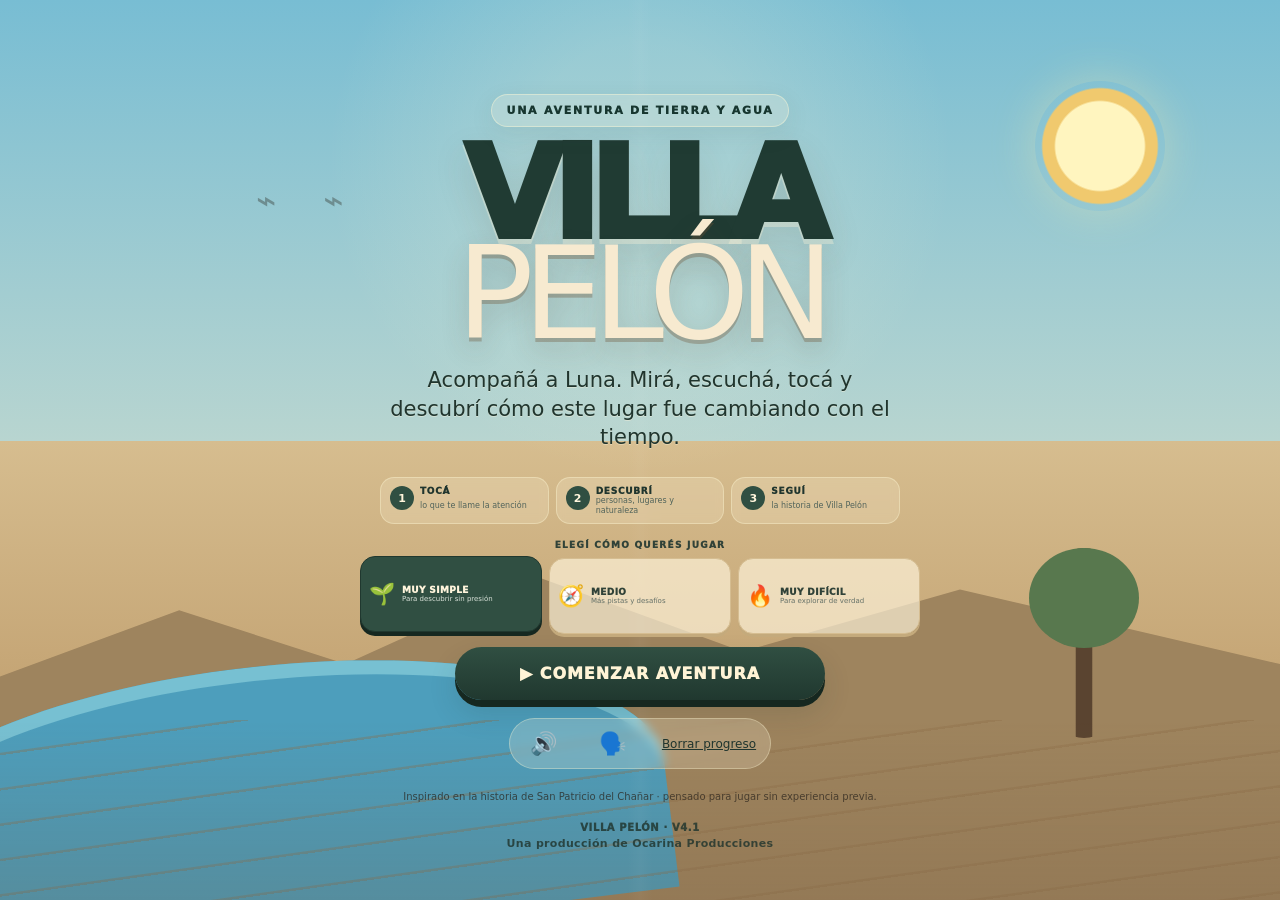
<file: index.html>
<!doctype html>
<html lang="es">
<head>
<meta charset="utf-8">
<meta name="viewport" content="width=device-width,initial-scale=1,viewport-fit=cover">
<meta name="theme-color" content="#d8c19b">
<meta name="description" content="Villa Pelón — una aventura infantil inspirada en la historia de San Patricio del Chañar.">
<title>VILLA PELÓN</title>
<link rel="stylesheet" href="src/styles.css?v=4.1.0">
</head>
<body>
<main id="app">
<section id="home" class="screen home">
  <div class="home-landscape"><i class="sun"></i><i class="home-barda"></i><i class="home-river"></i><i class="home-tree"></i><div class="home-birds">⌁ ⌁</div></div>
  <div class="home-content">
    <div class="badge">UNA AVENTURA DE TIERRA Y AGUA</div>
    <h1>VILLA<br><span>PELÓN</span></h1>
    <p>Acompañá a Luna. Mirá, escuchá, tocá y descubrí cómo este lugar fue cambiando con el tiempo.</p>
    <div class="how-to-play" aria-label="Cómo jugar">
      <div><b>1</b><span>TOCÁ</span><small>lo que te llame la atención</small></div>
      <div><b>2</b><span>DESCUBRÍ</span><small>personas, lugares y naturaleza</small></div>
      <div><b>3</b><span>SEGUÍ</span><small>la historia de Villa Pelón</small></div>
    </div>
    <div class="difficulty-title">ELEGÍ CÓMO QUERÉS JUGAR</div>
    <div id="difficultyPicker" class="difficulty-picker" role="group" aria-label="Dificultad">
      <button class="difficulty-option active" data-difficulty="easy"><b>🌱</b><span>MUY SIMPLE</span><small>Para descubrir sin presión</small></button>
      <button class="difficulty-option" data-difficulty="medium"><b>🧭</b><span>MEDIO</span><small>Más pistas y desafíos</small></button>
      <button class="difficulty-option" data-difficulty="hard"><b>🔥</b><span>MUY DIFÍCIL</span><small>Para explorar de verdad</small></button>
    </div>
    <button id="startBtn" class="primary">▶ COMENZAR AVENTURA</button>
    <button id="continueBtn" class="secondary hidden">↗ CONTINUAR</button>
    <div class="home-tools">
      <button id="soundBtn" class="icon-btn" aria-label="Activar o desactivar sonido">🔊</button>
      <button id="voiceBtn" class="icon-btn" aria-label="Escuchar la introducción">🗣️</button>
      <button id="resetBtn" class="text-btn">Borrar progreso</button>
    </div>
    <div class="micro">Inspirado en la historia de San Patricio del Chañar · pensado para jugar sin experiencia previa.</div>
    <div class="home-credit"><span>VILLA PELÓN · V4.1</span><b>Una producción de Ocarina Producciones</b></div>
  </div>
</section>

<section id="game" class="screen game hidden">
<header class="hud">
  <button id="menuBtn" class="hud-btn" aria-label="Volver al inicio">☰</button>
  <div class="mission">
    <small id="missionNumber">MISIÓN 1</small><em id="difficultyBadge">MUY SIMPLE</em>
    <strong id="missionTitle">CONOCER EL TERRITORIO</strong>
    <div class="progress"><span id="progressBar"></span></div>
  </div>
  <div class="hud-actions"><button id="journalBtn" class="hud-btn" aria-label="Abrir cuaderno">📖</button><button id="gameSoundBtn" class="hud-btn" aria-label="Activar o desactivar sonido">🔊</button></div>
</header>

<div id="world" class="world">
  <div id="sceneArt" class="scene-art"></div>
  <div id="timeBadge" class="time-badge">AHORA</div><div class="game-version">V4.1</div>
  <div id="objects"></div>
  <div class="luna" id="luna" aria-label="Luna">
    <div class="luna-hair"></div><div class="luna-face"></div><div class="luna-body"></div>
    <div class="luna-leg luna-leg-a"></div><div class="luna-leg luna-leg-b"></div><div class="luna-shadow"></div>
  </div>
  <div id="speech" class="speech hidden"></div>
  <div id="hint" class="hint"><span>👆</span><b>TOCÁ ALGO PARA EXPLORAR</b></div>
  <div class="quick-play" aria-label="Acciones rápidas">
    <button id="hintBtn" title="Dame una pista">💡 <span>PISTA</span></button>
    <button id="centerBtn" title="Volver a mirar el centro">◎ <span>MIRAR</span></button>
  </div>

  <div id="discovery" class="discovery-card hidden">
    <div id="discoveryIcon" class="discovery-icon">✦</div>
    <div class="discovery-copy"><small>DESCUBRISTE</small><h2 id="discoveryTitle"></h2><p id="discoveryText"></p></div>
    <div class="discovery-actions">
      <button id="listenDiscovery" class="mini-action" aria-label="Escuchar">🔊</button>
      <button id="closeDiscovery" class="close" aria-label="Cerrar">✓</button>
    </div>
  </div>

  <div id="finish" class="finish hidden">
    <div class="finish-card">
      <div class="finish-mark">✦</div>
      <small id="finishKicker">MISIÓN COMPLETA</small>
      <h2 id="finishTitle"></h2>
      <p id="finishText"></p>
      <div id="finishFact" class="finish-fact"></div>
      <div id="quiz" class="quiz hidden">
        <small>DESAFÍO DE LUNA</small>
        <h3 id="quizQuestion"></h3>
        <div id="quizOptions"></div>
        <div id="quizFeedback" class="quiz-feedback" aria-live="polite"></div>
      </div>
      <button id="nextBtn" class="primary">SEGUIR ▶</button>
    </div>
  </div>
</div>

<nav class="mission-strip" aria-label="Progreso de la historia"><div id="missionDots"></div></nav>
<div id="journal" class="overlay hidden" aria-hidden="true">
  <div class="journal-card">
    <header><div><small>CUADERNO DE LUNA</small><h2>Lo que vamos descubriendo</h2></div><button id="closeJournal" class="close">×</button></header>
    <div class="journal-tabs"><button class="jtab active" data-tab="discoveries">Descubrimientos</button><button class="jtab" data-tab="timeline">Línea del tiempo</button><button class="jtab" data-tab="people">Personas y lugares</button></div>
    <div id="journalBody" class="journal-body"></div>
  </div>
</div>
</section>
</main>
<script src="src/app.js?v=4.1.0"></script>
</body>
</html>
</file>
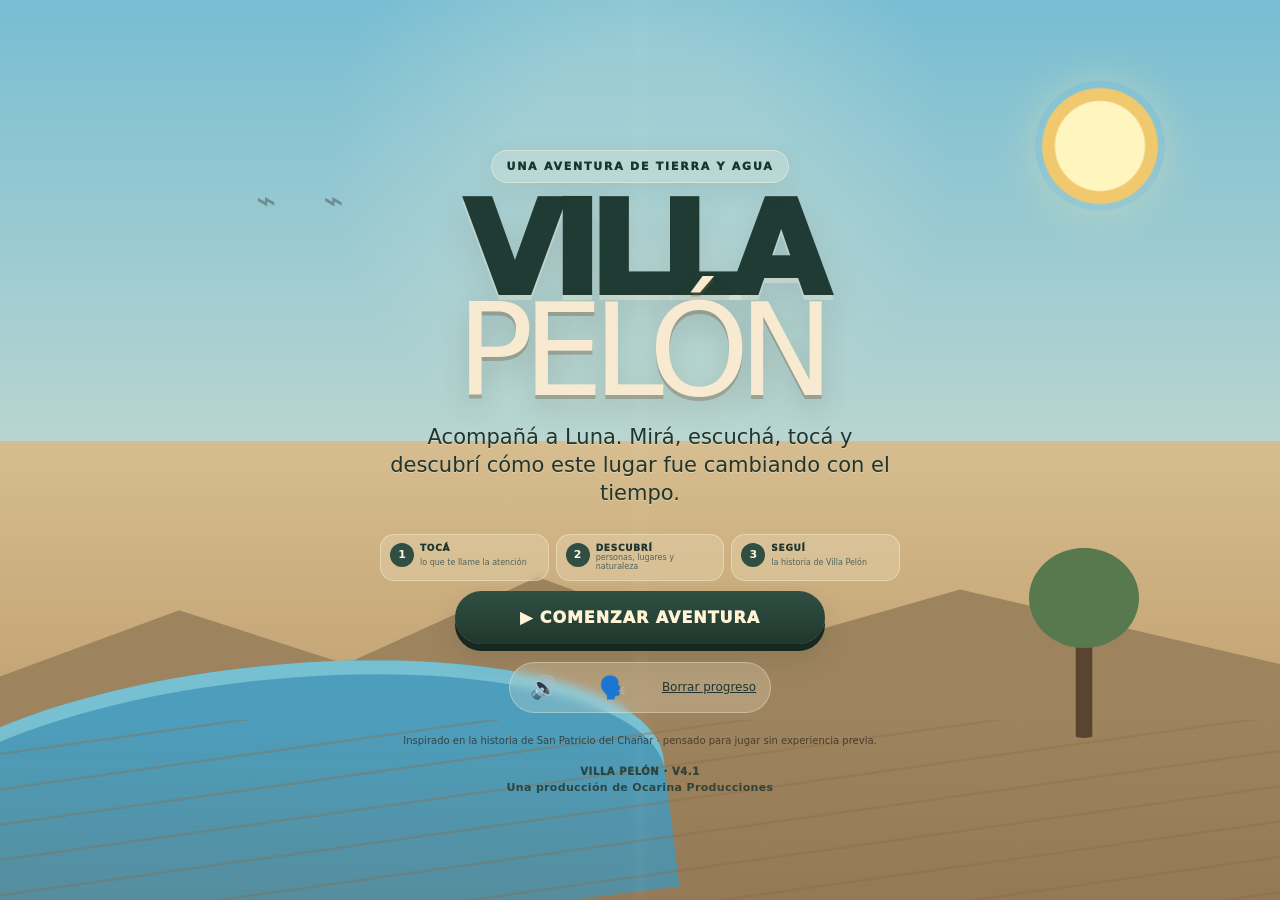
<file: backup/v4.1.0/index.html>
<!doctype html>
<html lang="es">
<head>
<meta charset="utf-8">
<meta name="viewport" content="width=device-width,initial-scale=1,viewport-fit=cover">
<meta name="theme-color" content="#d8c19b">
<meta name="description" content="Villa Pelón — una aventura infantil inspirada en la historia de San Patricio del Chañar.">
<title>VILLA PELÓN</title>
<link rel="stylesheet" href="src/styles.css?v=4.1.0">
</head>
<body>
<main id="app">
<section id="home" class="screen home">
  <div class="home-landscape"><i class="sun"></i><i class="home-barda"></i><i class="home-river"></i><i class="home-tree"></i><div class="home-birds">⌁ ⌁</div></div>
  <div class="home-content">
    <div class="badge">UNA AVENTURA DE TIERRA Y AGUA</div>
    <h1>VILLA<br><span>PELÓN</span></h1>
    <p>Acompañá a Luna. Mirá, escuchá, tocá y descubrí cómo este lugar fue cambiando con el tiempo.</p>
    <div class="how-to-play" aria-label="Cómo jugar">
      <div><b>1</b><span>TOCÁ</span><small>lo que te llame la atención</small></div>
      <div><b>2</b><span>DESCUBRÍ</span><small>personas, lugares y naturaleza</small></div>
      <div><b>3</b><span>SEGUÍ</span><small>la historia de Villa Pelón</small></div>
    </div>
    <button id="startBtn" class="primary">▶ COMENZAR AVENTURA</button>
    <button id="continueBtn" class="secondary hidden">↗ CONTINUAR</button>
    <div class="home-tools">
      <button id="soundBtn" class="icon-btn" aria-label="Activar o desactivar sonido">🔊</button>
      <button id="voiceBtn" class="icon-btn" aria-label="Escuchar la introducción">🗣️</button>
      <button id="resetBtn" class="text-btn">Borrar progreso</button>
    </div>
    <div class="micro">Inspirado en la historia de San Patricio del Chañar · pensado para jugar sin experiencia previa.</div>
    <div class="home-credit"><span>VILLA PELÓN · V4.1</span><b>Una producción de Ocarina Producciones</b></div>
  </div>
</section>

<section id="game" class="screen game hidden">
<header class="hud">
  <button id="menuBtn" class="hud-btn" aria-label="Volver al inicio">☰</button>
  <div class="mission">
    <small id="missionNumber">MISIÓN 1</small>
    <strong id="missionTitle">CONOCER EL TERRITORIO</strong>
    <div class="progress"><span id="progressBar"></span></div>
  </div>
  <div class="hud-actions"><button id="journalBtn" class="hud-btn" aria-label="Abrir cuaderno">📖</button><button id="gameSoundBtn" class="hud-btn" aria-label="Activar o desactivar sonido">🔊</button></div>
</header>

<div id="world" class="world">
  <div id="sceneArt" class="scene-art"></div>
  <div id="timeBadge" class="time-badge">AHORA</div><div class="game-version">V4.1</div>
  <div id="objects"></div>
  <div class="luna" id="luna" aria-label="Luna">
    <div class="luna-hair"></div><div class="luna-face"></div><div class="luna-body"></div>
    <div class="luna-leg luna-leg-a"></div><div class="luna-leg luna-leg-b"></div><div class="luna-shadow"></div>
  </div>
  <div id="speech" class="speech hidden"></div>
  <div id="hint" class="hint"><span>👆</span><b>TOCÁ ALGO PARA EXPLORAR</b></div>
  <div class="quick-play" aria-label="Acciones rápidas">
    <button id="hintBtn" title="Dame una pista">💡 <span>PISTA</span></button>
    <button id="centerBtn" title="Volver a mirar el centro">◎ <span>MIRAR</span></button>
  </div>

  <div id="discovery" class="discovery-card hidden">
    <div id="discoveryIcon" class="discovery-icon">✦</div>
    <div class="discovery-copy"><small>DESCUBRISTE</small><h2 id="discoveryTitle"></h2><p id="discoveryText"></p></div>
    <div class="discovery-actions">
      <button id="listenDiscovery" class="mini-action" aria-label="Escuchar">🔊</button>
      <button id="closeDiscovery" class="close" aria-label="Cerrar">✓</button>
    </div>
  </div>

  <div id="finish" class="finish hidden">
    <div class="finish-card">
      <div class="finish-mark">✦</div>
      <small id="finishKicker">MISIÓN COMPLETA</small>
      <h2 id="finishTitle"></h2>
      <p id="finishText"></p>
      <div id="finishFact" class="finish-fact"></div>
      <div id="quiz" class="quiz hidden">
        <small>DESAFÍO DE LUNA</small>
        <h3 id="quizQuestion"></h3>
        <div id="quizOptions"></div>
        <div id="quizFeedback" class="quiz-feedback" aria-live="polite"></div>
      </div>
      <button id="nextBtn" class="primary">SEGUIR ▶</button>
    </div>
  </div>
</div>

<nav class="mission-strip" aria-label="Progreso de la historia"><div id="missionDots"></div></nav>
<div id="journal" class="overlay hidden" aria-hidden="true">
  <div class="journal-card">
    <header><div><small>CUADERNO DE LUNA</small><h2>Lo que vamos descubriendo</h2></div><button id="closeJournal" class="close">×</button></header>
    <div class="journal-tabs"><button class="jtab active" data-tab="discoveries">Descubrimientos</button><button class="jtab" data-tab="timeline">Línea del tiempo</button><button class="jtab" data-tab="people">Personas y lugares</button></div>
    <div id="journalBody" class="journal-body"></div>
  </div>
</div>
</section>
</main>
<script src="src/app.js?v=4.1.0"></script>
</body>
</html>
</file>
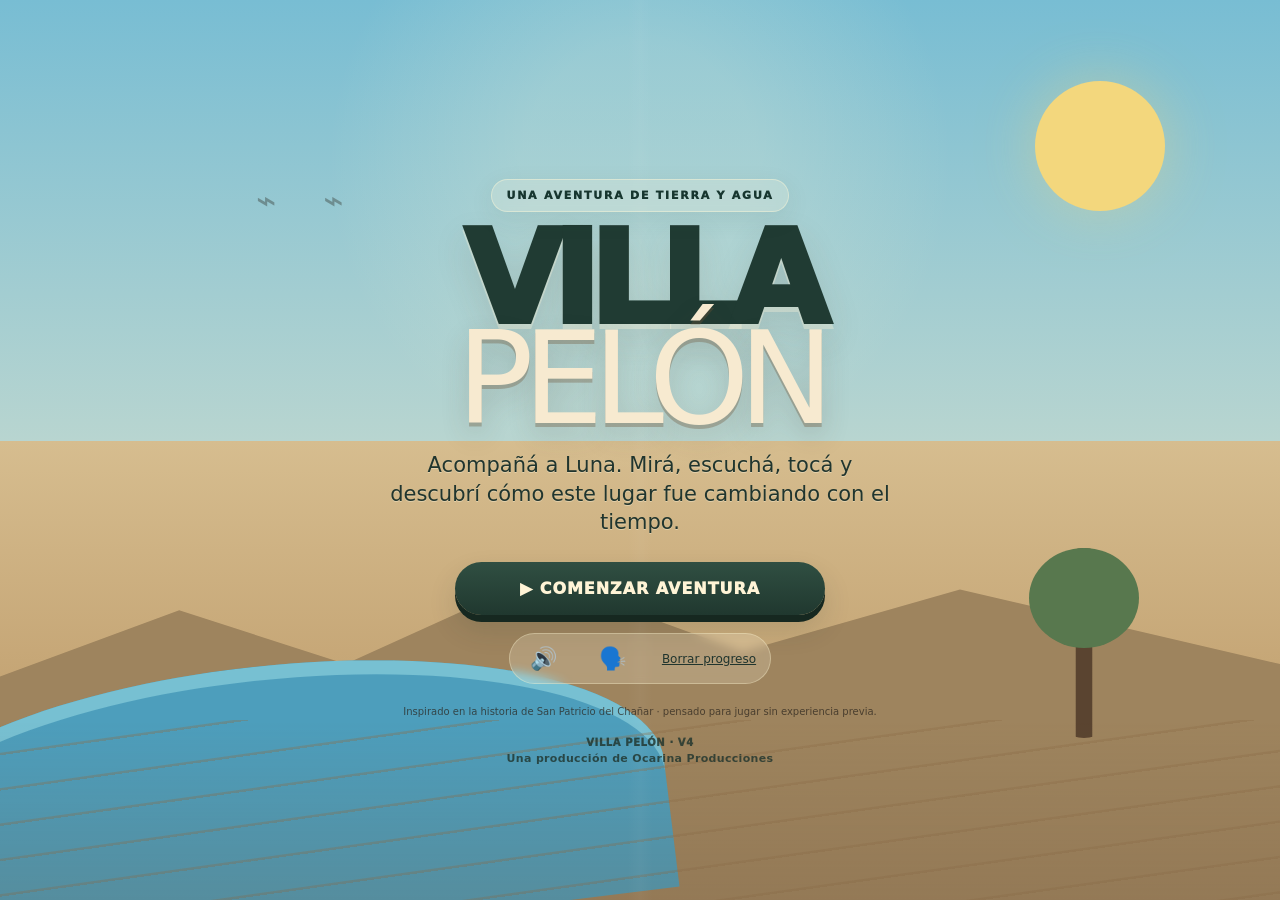
<file: backup/v4.1.2/index.html>
<!doctype html>
<html lang="es">
<head>
<meta charset="utf-8">
<meta name="viewport" content="width=device-width,initial-scale=1,viewport-fit=cover">
<meta name="theme-color" content="#d8c19b">
<meta name="description" content="Villa Pelón — una aventura infantil inspirada en la historia de San Patricio del Chañar.">
<title>VILLA PELÓN</title>
<link rel="stylesheet" href="src/styles.css?v=4.1.2">
</head>
<body>
<main id="app">
<section id="home" class="screen home">
  <div class="home-landscape"><i class="sun"></i><i class="home-barda"></i><i class="home-river"></i><i class="home-tree"></i><div class="home-birds">⌁ ⌁</div></div>
  <div class="home-content">
    <div class="badge">UNA AVENTURA DE TIERRA Y AGUA</div>
    <h1>VILLA<br><span>PELÓN</span></h1>
    <p>Acompañá a Luna. Mirá, escuchá, tocá y descubrí cómo este lugar fue cambiando con el tiempo.</p>
    <button id="startBtn" class="primary">▶ COMENZAR AVENTURA</button>
    <button id="continueBtn" class="secondary hidden">↗ CONTINUAR</button>
    <div class="home-tools">
      <button id="soundBtn" class="icon-btn" aria-label="Activar o desactivar sonido">🔊</button>
      <button id="voiceBtn" class="icon-btn" aria-label="Escuchar la introducción">🗣️</button>
      <button id="resetBtn" class="text-btn">Borrar progreso</button>
    </div>
    <div class="micro">Inspirado en la historia de San Patricio del Chañar · pensado para jugar sin experiencia previa.</div>
    <div class="home-credit"><span>VILLA PELÓN · V4</span><b>Una producción de Ocarina Producciones</b></div>
  </div>
</section>

<section id="game" class="screen game hidden">
<header class="hud">
  <button id="menuBtn" class="hud-btn" aria-label="Volver al inicio">☰</button>
  <div class="mission">
    <small id="missionNumber">MISIÓN 1</small>
    <strong id="missionTitle">CONOCER EL TERRITORIO</strong>
    <div class="progress"><span id="progressBar"></span></div>
  </div>
  <button id="gameSoundBtn" class="hud-btn" aria-label="Activar o desactivar sonido">🔊</button>
</header>

<div id="world" class="world">
  <div id="sceneArt" class="scene-art"></div>
  <div id="timeBadge" class="time-badge">AHORA</div>
  <div id="objects"></div>
  <div class="luna" id="luna" aria-label="Luna">
    <div class="luna-hair"></div><div class="luna-face"></div><div class="luna-body"></div>
    <div class="luna-leg luna-leg-a"></div><div class="luna-leg luna-leg-b"></div><div class="luna-shadow"></div>
  </div>
  <div id="speech" class="speech hidden"></div>
  <div id="hint" class="hint"><span>👆</span><b>TOCÁ ALGO PARA EXPLORAR</b></div>

  <div id="discovery" class="discovery-card hidden">
    <div id="discoveryIcon" class="discovery-icon">✦</div>
    <div class="discovery-copy"><small>DESCUBRISTE</small><h2 id="discoveryTitle"></h2><p id="discoveryText"></p></div>
    <div class="discovery-actions">
      <button id="listenDiscovery" class="mini-action" aria-label="Escuchar">🔊</button>
      <button id="closeDiscovery" class="close" aria-label="Cerrar">✓</button>
    </div>
  </div>

  <div id="finish" class="finish hidden">
    <div class="finish-card">
      <div class="finish-mark">✦</div>
      <small id="finishKicker">MISIÓN COMPLETA</small>
      <h2 id="finishTitle"></h2>
      <p id="finishText"></p>
      <div id="finishFact" class="finish-fact"></div>
      <button id="nextBtn" class="primary">SEGUIR ▶</button>
    </div>
  </div>
</div>

<nav class="mission-strip" aria-label="Progreso de la historia"><div id="missionDots"></div></nav>
</section>
</main>
<script src="src/app.js?v=4.1.2"></script>
</body>
</html>
</file>
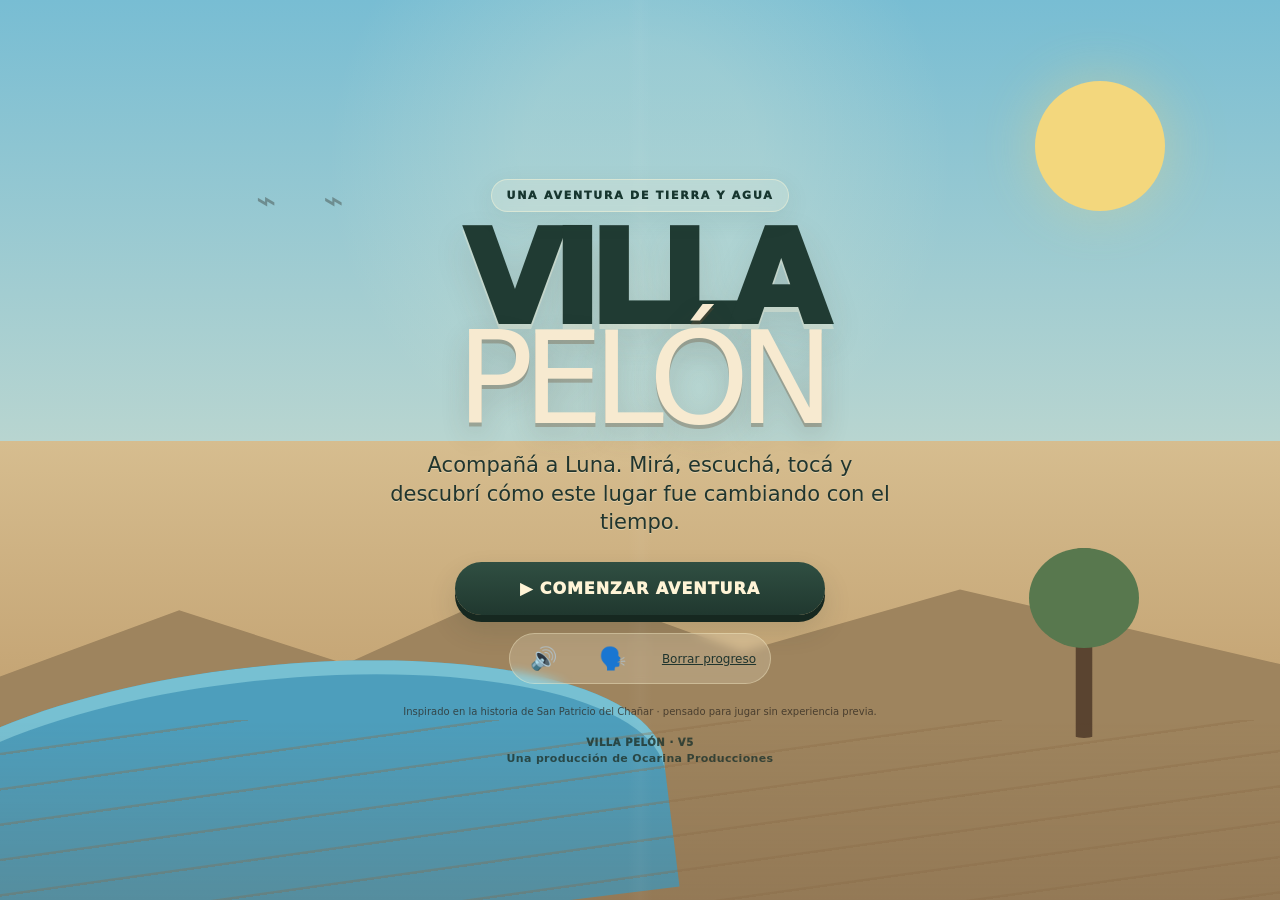
<file: backup/v5.0.0/index.html>
<!doctype html>
<html lang="es">
<head>
<meta charset="utf-8">
<meta name="viewport" content="width=device-width,initial-scale=1,viewport-fit=cover">
<meta name="theme-color" content="#d8c19b">
<meta name="description" content="Villa Pelón — una aventura infantil inspirada en la historia de San Patricio del Chañar.">
<title>VILLA PELÓN</title>
<link rel="stylesheet" href="src/styles.css?v=5.0.0">
</head>
<body>
<main id="app">
<section id="home" class="screen home">
  <div class="home-landscape"><i class="sun"></i><i class="home-barda"></i><i class="home-river"></i><i class="home-tree"></i><div class="home-birds">⌁ ⌁</div></div>
  <div class="home-content">
    <div class="badge">UNA AVENTURA DE TIERRA Y AGUA</div>
    <h1>VILLA<br><span>PELÓN</span></h1>
    <p>Acompañá a Luna. Mirá, escuchá, tocá y descubrí cómo este lugar fue cambiando con el tiempo.</p>
    <button id="startBtn" class="primary">▶ COMENZAR AVENTURA</button>
    <button id="continueBtn" class="secondary hidden">↗ CONTINUAR</button>
    <div class="home-tools">
      <button id="soundBtn" class="icon-btn" aria-label="Activar o desactivar sonido">🔊</button>
      <button id="voiceBtn" class="icon-btn" aria-label="Escuchar la introducción">🗣️</button>
      <button id="resetBtn" class="text-btn">Borrar progreso</button>
    </div>
    <div class="micro">Inspirado en la historia de San Patricio del Chañar · pensado para jugar sin experiencia previa.</div>
    <div class="home-credit"><span>VILLA PELÓN · V5</span><b>Una producción de Ocarina Producciones</b></div>
  </div>
</section>

<section id="game" class="screen game hidden">
<header class="hud">
  <button id="menuBtn" class="hud-btn" aria-label="Volver al inicio">☰</button>
  <div class="mission">
    <small id="missionNumber">MISIÓN 1</small>
    <strong id="missionTitle">CONOCER EL TERRITORIO</strong>
    <div class="progress"><span id="progressBar"></span></div>
  </div>
  <div class="hud-actions"><button id="journalBtn" class="hud-btn" aria-label="Abrir cuaderno">📖</button><button id="gameSoundBtn" class="hud-btn" aria-label="Activar o desactivar sonido">🔊</button></div>
</header>

<div id="world" class="world">
  <div id="sceneArt" class="scene-art"></div>
  <div id="timeBadge" class="time-badge">AHORA</div>
  <div id="objects"></div>
  <div class="luna" id="luna" aria-label="Luna">
    <div class="luna-hair"></div><div class="luna-face"></div><div class="luna-body"></div>
    <div class="luna-leg luna-leg-a"></div><div class="luna-leg luna-leg-b"></div><div class="luna-shadow"></div>
  </div>
  <div id="speech" class="speech hidden"></div>
  <div id="hint" class="hint"><span>👆</span><b>TOCÁ ALGO PARA EXPLORAR</b></div>

  <div id="discovery" class="discovery-card hidden">
    <div id="discoveryIcon" class="discovery-icon">✦</div>
    <div class="discovery-copy"><small>DESCUBRISTE</small><h2 id="discoveryTitle"></h2><p id="discoveryText"></p></div>
    <div class="discovery-actions">
      <button id="listenDiscovery" class="mini-action" aria-label="Escuchar">🔊</button>
      <button id="closeDiscovery" class="close" aria-label="Cerrar">✓</button>
    </div>
  </div>

  <div id="finish" class="finish hidden">
    <div class="finish-card">
      <div class="finish-mark">✦</div>
      <small id="finishKicker">MISIÓN COMPLETA</small>
      <h2 id="finishTitle"></h2>
      <p id="finishText"></p>
      <div id="finishFact" class="finish-fact"></div>
      <div id="quiz" class="quiz hidden">
        <small>DESAFÍO DE LUNA</small>
        <h3 id="quizQuestion"></h3>
        <div id="quizOptions"></div>
        <div id="quizFeedback" class="quiz-feedback" aria-live="polite"></div>
      </div>
      <button id="nextBtn" class="primary">SEGUIR ▶</button>
    </div>
  </div>
</div>

<nav class="mission-strip" aria-label="Progreso de la historia"><div id="missionDots"></div></nav>
<div id="journal" class="overlay hidden" aria-hidden="true">
  <div class="journal-card">
    <header><div><small>CUADERNO DE LUNA</small><h2>Lo que vamos descubriendo</h2></div><button id="closeJournal" class="close">×</button></header>
    <div class="journal-tabs"><button class="jtab active" data-tab="discoveries">Descubrimientos</button><button class="jtab" data-tab="timeline">Línea del tiempo</button><button class="jtab" data-tab="people">Personas y lugares</button></div>
    <div id="journalBody" class="journal-body"></div>
  </div>
</div>
</section>
</main>
<script src="src/app.js?v=5.0.0"></script>
</body>
</html>
</file>
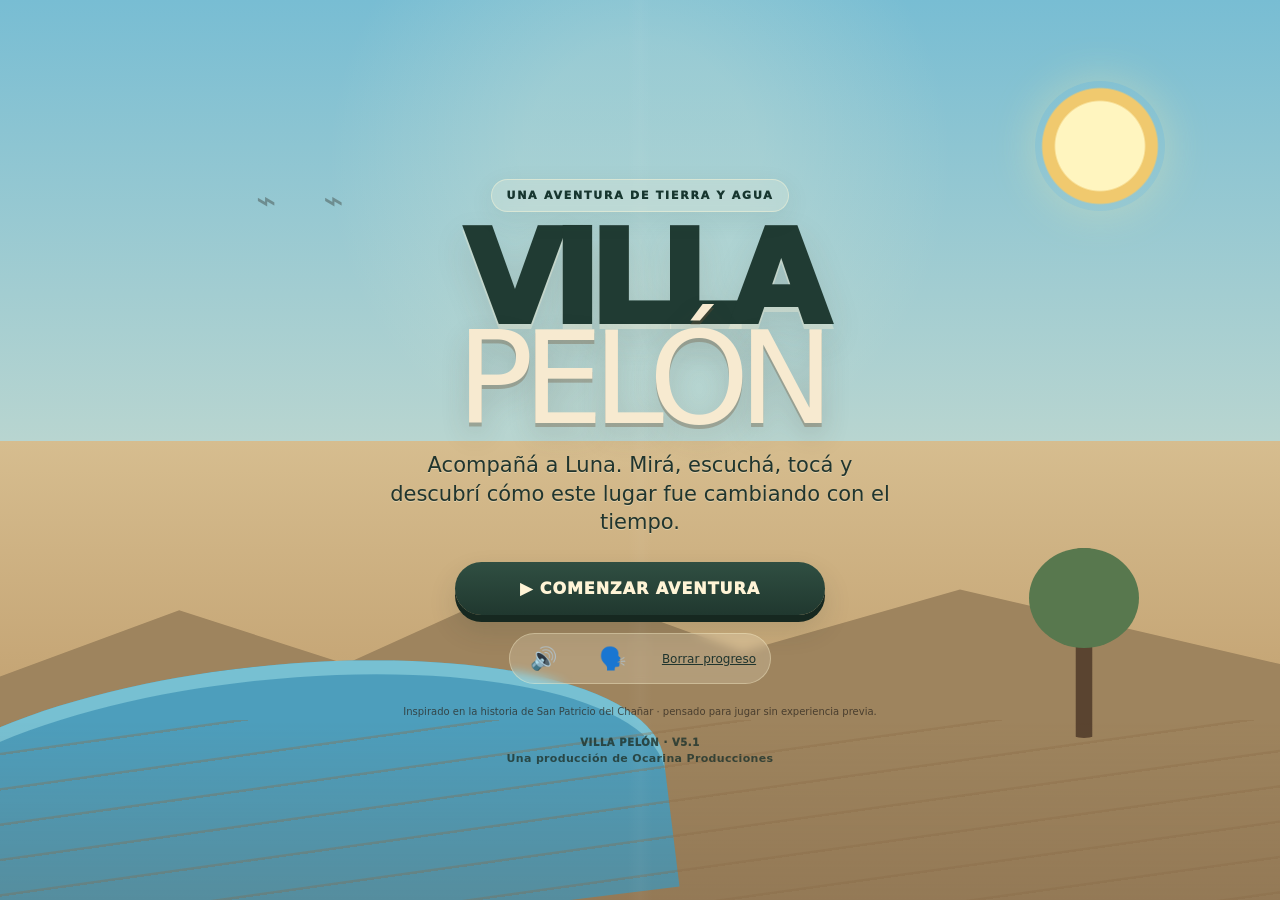
<file: backup/v5.1.0/index.html>
<!doctype html>
<html lang="es">
<head>
<meta charset="utf-8">
<meta name="viewport" content="width=device-width,initial-scale=1,viewport-fit=cover">
<meta name="theme-color" content="#d8c19b">
<meta name="description" content="Villa Pelón — una aventura infantil inspirada en la historia de San Patricio del Chañar.">
<title>VILLA PELÓN</title>
<link rel="stylesheet" href="src/styles.css?v=5.1.0">
</head>
<body>
<main id="app">
<section id="home" class="screen home">
  <div class="home-landscape"><i class="sun"></i><i class="home-barda"></i><i class="home-river"></i><i class="home-tree"></i><div class="home-birds">⌁ ⌁</div></div>
  <div class="home-content">
    <div class="badge">UNA AVENTURA DE TIERRA Y AGUA</div>
    <h1>VILLA<br><span>PELÓN</span></h1>
    <p>Acompañá a Luna. Mirá, escuchá, tocá y descubrí cómo este lugar fue cambiando con el tiempo.</p>
    <button id="startBtn" class="primary">▶ COMENZAR AVENTURA</button>
    <button id="continueBtn" class="secondary hidden">↗ CONTINUAR</button>
    <div class="home-tools">
      <button id="soundBtn" class="icon-btn" aria-label="Activar o desactivar sonido">🔊</button>
      <button id="voiceBtn" class="icon-btn" aria-label="Escuchar la introducción">🗣️</button>
      <button id="resetBtn" class="text-btn">Borrar progreso</button>
    </div>
    <div class="micro">Inspirado en la historia de San Patricio del Chañar · pensado para jugar sin experiencia previa.</div>
    <div class="home-credit"><span>VILLA PELÓN · V5.1</span><b>Una producción de Ocarina Producciones</b></div>
  </div>
</section>

<section id="game" class="screen game hidden">
<header class="hud">
  <button id="menuBtn" class="hud-btn" aria-label="Volver al inicio">☰</button>
  <div class="mission">
    <small id="missionNumber">MISIÓN 1</small>
    <strong id="missionTitle">CONOCER EL TERRITORIO</strong>
    <div class="progress"><span id="progressBar"></span></div>
  </div>
  <div class="hud-actions"><button id="journalBtn" class="hud-btn" aria-label="Abrir cuaderno">📖</button><button id="gameSoundBtn" class="hud-btn" aria-label="Activar o desactivar sonido">🔊</button></div>
</header>

<div id="world" class="world">
  <div id="sceneArt" class="scene-art"></div>
  <div id="timeBadge" class="time-badge">AHORA</div>
  <div id="objects"></div>
  <div class="luna" id="luna" aria-label="Luna">
    <div class="luna-hair"></div><div class="luna-face"></div><div class="luna-body"></div>
    <div class="luna-leg luna-leg-a"></div><div class="luna-leg luna-leg-b"></div><div class="luna-shadow"></div>
  </div>
  <div id="speech" class="speech hidden"></div>
  <div id="hint" class="hint"><span>👆</span><b>TOCÁ ALGO PARA EXPLORAR</b></div>

  <div id="discovery" class="discovery-card hidden">
    <div id="discoveryIcon" class="discovery-icon">✦</div>
    <div class="discovery-copy"><small>DESCUBRISTE</small><h2 id="discoveryTitle"></h2><p id="discoveryText"></p></div>
    <div class="discovery-actions">
      <button id="listenDiscovery" class="mini-action" aria-label="Escuchar">🔊</button>
      <button id="closeDiscovery" class="close" aria-label="Cerrar">✓</button>
    </div>
  </div>

  <div id="finish" class="finish hidden">
    <div class="finish-card">
      <div class="finish-mark">✦</div>
      <small id="finishKicker">MISIÓN COMPLETA</small>
      <h2 id="finishTitle"></h2>
      <p id="finishText"></p>
      <div id="finishFact" class="finish-fact"></div>
      <div id="quiz" class="quiz hidden">
        <small>DESAFÍO DE LUNA</small>
        <h3 id="quizQuestion"></h3>
        <div id="quizOptions"></div>
        <div id="quizFeedback" class="quiz-feedback" aria-live="polite"></div>
      </div>
      <button id="nextBtn" class="primary">SEGUIR ▶</button>
    </div>
  </div>
</div>

<nav class="mission-strip" aria-label="Progreso de la historia"><div id="missionDots"></div></nav>
<div id="journal" class="overlay hidden" aria-hidden="true">
  <div class="journal-card">
    <header><div><small>CUADERNO DE LUNA</small><h2>Lo que vamos descubriendo</h2></div><button id="closeJournal" class="close">×</button></header>
    <div class="journal-tabs"><button class="jtab active" data-tab="discoveries">Descubrimientos</button><button class="jtab" data-tab="timeline">Línea del tiempo</button><button class="jtab" data-tab="people">Personas y lugares</button></div>
    <div id="journalBody" class="journal-body"></div>
  </div>
</div>
</section>
</main>
<script src="src/app.js?v=5.1.0"></script>
</body>
</html>
</file>
<file: src/styles.css>
*{box-sizing:border-box}
html,body{margin:0;min-height:100%;font-family:system-ui,-apple-system,"Segoe UI",sans-serif;background:#201d1a;color:#29231c}
body{overflow:hidden}
button{font:inherit;border:0;cursor:pointer;-webkit-tap-highlight-color:transparent}
.hidden{display:none!important}
.screen{min-height:100vh}

/* HOME */
.home{position:relative;display:grid;place-items:center;overflow:hidden;background:linear-gradient(#86c6dc 0 52%,#d7bf96 52%)}
.home-landscape{position:absolute;inset:0}
.sun{position:absolute;width:130px;height:130px;border-radius:50%;background:#f3d77d;right:9%;top:9%;box-shadow:0 0 60px #f3d77d66}
.home-barda{position:absolute;bottom:0;left:0;right:0;height:46%;background:#9e845e;clip-path:polygon(0 46%,14% 30%,27% 43%,42% 22%,58% 40%,75% 25%,100% 43%,100% 100%,0 100%)}
.home-river{position:absolute;left:-10%;bottom:-4%;width:62%;height:30%;background:#4d9ebc;border-radius:50% 55% 0 0;transform:rotate(-7deg);box-shadow:inset 0 14px #77c0d2}
.home-tree{position:absolute;right:11%;bottom:18%;width:110px;height:190px;background:linear-gradient(90deg,transparent 42%,#5a4430 43% 57%,transparent 58%);border-radius:50%}
.home-tree:before{content:"";position:absolute;inset:0 0 auto;width:110px;height:100px;border-radius:50%;background:#58784e}
.home-birds{position:absolute;left:20%;top:20%;font-size:34px;letter-spacing:18px;color:#4e5e5b;opacity:.55;animation:birds 7s ease-in-out infinite}
.home-content{position:relative;z-index:5;width:min(92vw,650px);text-align:center;padding:28px}
.badge{font-size:11px;letter-spacing:.16em;font-weight:950}
.home h1{font-size:clamp(58px,14vw,112px);line-height:.78;letter-spacing:-.07em;margin:14px 0 22px;font-weight:950;text-shadow:0 4px 0 #fff4d644}
.home h1 span{font-weight:500}
.home p{max-width:510px;margin:0 auto 26px;font-size:clamp(16px,3vw,21px);line-height:1.35}
.primary,.secondary{display:block;width:min(100%,370px);margin:10px auto;padding:17px 22px;border-radius:999px;font-weight:950;letter-spacing:.06em;touch-action:manipulation}
.primary{background:#273c35;color:#fff4d6;box-shadow:0 7px 0 #182720;transition:transform .12s,box-shadow .12s}
.primary:active{transform:translateY(4px);box-shadow:0 3px 0 #182720}
.secondary{background:#fff4d6;color:#273c35}
.home-tools{display:flex;justify-content:center;gap:18px;margin-top:18px}
.icon-btn,.text-btn{background:transparent}
.icon-btn{font-size:22px;padding:8px 12px;border-radius:15px}
.icon-btn:focus-visible,.text-btn:focus-visible{outline:3px solid #273c35}
.text-btn{font-size:12px;text-decoration:underline}
.micro{margin-top:22px;font-size:10px;opacity:.72}

/* HUD */
.game{background:#c8b28a}
.hud{height:74px;display:grid;grid-template-columns:54px 1fr 54px;align-items:center;gap:8px;padding:8px 12px;background:#f4e7c9;position:relative;z-index:50;box-shadow:0 3px 18px #5c463622}
.hud-btn{background:#fff4d6;border-radius:50%;width:44px;height:44px;font-size:19px;box-shadow:0 3px 0 #d1bd98}
.hud-btn:active{transform:translateY(2px)}
.mission{text-align:center}
.mission small{display:block;font-size:9px;font-weight:950;letter-spacing:.12em}
.mission strong{display:block;font-size:12px}
.progress{height:6px;max-width:190px;margin:6px auto 0;background:#d6c5a7;border-radius:10px;overflow:hidden}
.progress span{display:block;height:100%;width:0;background:#405f4e;transition:width .45s cubic-bezier(.2,.8,.2,1)}

/* WORLD */
.world{position:relative;height:calc(100vh - 74px);min-height:500px;overflow:hidden}
.scene-art>*{position:absolute}
.sky{inset:0 0 48%;background:linear-gradient(#82c4da,#c5ddd5)}
.scene-art .sun{width:115px;height:115px;right:10%;top:8%;opacity:.82}
.barda{bottom:43%;width:85%;height:24%;background:#a88860;clip-path:polygon(0 65%,15% 42%,29% 58%,45% 29%,61% 55%,76% 32%,100% 51%,100% 100%,0 100%)}
.barda-a{left:-18%}.barda-b{right:-25%;transform:scaleX(-1);opacity:.8}
.ground{inset:53% 0 0;background:#b69361}
.far{left:0;right:0;bottom:40%;height:12%;background:#897554;clip-path:polygon(0 65%,20% 40%,37% 60%,56% 30%,77% 55%,100% 35%,100% 100%,0 100%);opacity:.55}
.world:after{content:"";position:absolute;inset:auto 0 0;height:22%;background:repeating-linear-gradient(175deg,transparent 0 26px,#aa8857 27px 29px);opacity:.28;pointer-events:none}
.scene-river{left:-5%;bottom:8%;width:70%;height:32%;background:#4d9fbb;border-radius:55% 50% 0 0;transform:rotate(-4deg);box-shadow:inset 0 13px #75bed0}
.scene-canal{left:20%;bottom:23%;width:72%;height:8%;background:#5ca7b6;transform:rotate(-4deg);border-radius:50%;opacity:.85}
.scene-trees{right:3%;bottom:20%;width:55%;height:34%;background:radial-gradient(ellipse at 12% 50%,#5b7d55 0 16%,transparent 17%),radial-gradient(ellipse at 32% 45%,#52774f 0 18%,transparent 19%),radial-gradient(ellipse at 54% 48%,#607f52 0 16%,transparent 17%),radial-gradient(ellipse at 77% 42%,#54764d 0 19%,transparent 20%);opacity:.8}
.scene-houses{left:35%;bottom:25%;width:40%;height:25%;background:linear-gradient(135deg,transparent 0 35%,#c98358 36% 66%,transparent 67%) 0 45%/35% 60% no-repeat,linear-gradient(135deg,transparent 0 35%,#e0c18b 36% 66%,transparent 67%) 55% 20%/45% 75% no-repeat}
.scene-wind{left:5%;top:17%;width:35%;height:18%;border-top:3px solid #fff8e055;border-radius:50%;transform:rotate(-8deg);animation:wind 4s ease-in-out infinite}

.time-badge{position:absolute;z-index:10;right:14px;top:14px;padding:7px 10px;border-radius:999px;background:#fff4d6cc;font-size:9px;font-weight:950;letter-spacing:.11em;box-shadow:0 4px 15px #493a2b22}

/* OBJECTS */
.discover{position:absolute;z-index:12;background:transparent;color:#fff4d6;text-shadow:0 2px 5px #2c211899;display:grid;place-items:center;gap:3px;padding:8px;border-radius:20px;transition:transform .18s,filter .18s;touch-action:manipulation}
.discover span{font-size:clamp(30px,6vw,58px);line-height:1;filter:drop-shadow(0 5px 3px #2c211855)}
.discover b{font-size:9px;letter-spacing:.08em;white-space:nowrap}
.discover i{position:absolute;right:0;top:0;width:22px;height:22px;display:grid;place-items:center;border-radius:50%;background:#fff4d6;color:#294137;font-style:normal;font-weight:950;font-size:15px;box-shadow:0 3px 8px #0003}
.discover:hover,.discover:focus-visible,.discover.selected{transform:scale(1.12);filter:brightness(1.12);outline:none}
.discover.found span{filter:drop-shadow(0 0 9px #f3d77d)}
.discover.found i{background:#e3c77f}
.object-river{left:4%;bottom:14%;width:45%;height:27%;background:#4d9fbb;border-radius:55% 50% 0 0;transform:rotate(-5deg)}
.object-river:hover,.object-river:focus-visible,.object-river.selected{transform:rotate(-5deg) scale(1.08)}
.object-wind{left:17%;top:13%;width:34%;height:17%}
.object-tree,.object-orchard{right:8%;bottom:20%;width:22%;height:35%}.object-tree span{font-size:78px}
.object-ruins{left:12%;bottom:29%}.object-path{left:39%;bottom:18%}.object-flood{right:17%;bottom:32%}
.object-pump{left:17%;bottom:28%}.object-canal{left:42%;bottom:18%;width:38%;height:15%;background:#579fb1}.object-intake{left:32%;bottom:27%}
.object-potato{left:13%;bottom:22%}.object-farm{left:39%;bottom:26%}.object-worker{left:22%;bottom:23%}
.object-family{right:28%;bottom:22%}.object-parcel{left:46%;bottom:20%}.object-school{left:16%;bottom:24%}
.object-club{right:20%;bottom:25%}.object-town{left:42%;bottom:29%}.object-vineyard{right:13%;bottom:25%}.object-today{left:40%;bottom:27%}

/* LUNA */
.luna{position:absolute;z-index:14;left:11%;bottom:17%;width:86px;height:160px;transition:left .65s cubic-bezier(.2,.75,.25,1);pointer-events:none}
.luna.walking{animation:walk .22s ease-in-out 3}
.luna-face{position:absolute;left:19px;top:9px;width:48px;height:48px;border-radius:50%;background:#e8b48c;box-shadow:inset 12px -8px #d59b78}
.luna-hair{position:absolute;left:10px;top:0;width:66px;height:70px;border-radius:55% 55% 40% 40%;background:#49352e}
.luna-body{position:absolute;left:11px;top:58px;width:65px;height:83px;border-radius:22px 22px 10px 10px;background:#d36f57}
.luna-leg{position:absolute;top:135px;width:13px;height:28px;border-radius:10px;background:#49352e}
.luna-leg-a{left:24px}.luna-leg-b{left:51px}
.luna-shadow{position:absolute;left:2px;bottom:0;width:84px;height:16px;border-radius:50%;background:#806746;opacity:.45}

/* UI FEEDBACK */
.hint{position:absolute;z-index:16;left:50%;bottom:23px;transform:translateX(-50%);display:flex;align-items:center;gap:9px;padding:9px 14px;border-radius:999px;background:#fff4d6dd;box-shadow:0 6px 25px #493a2b22;font-size:10px;white-space:nowrap;animation:breathe 2.4s ease-in-out infinite}
.hint span{font-size:18px}
.speech{position:absolute;z-index:25;left:50%;top:7%;transform:translateX(-50%);width:min(88%,500px);padding:14px 18px;border-radius:22px;background:#fff4d6;text-align:center;font-weight:850;line-height:1.35;box-shadow:0 8px 30px #493a2b22;animation:pop .25s ease-out}
.discovery-card{position:absolute;z-index:30;left:50%;bottom:62px;transform:translateX(-50%);width:min(92%,600px);display:flex;gap:14px;align-items:center;padding:17px;border-radius:24px;background:#fff4d6;box-shadow:0 12px 40px #493a2b55;animation:cardIn .25s ease-out}
.discovery-copy{min-width:0}.discovery-card small{font-size:9px;font-weight:950;letter-spacing:.13em}.discovery-card h2{margin:2px 0 4px;font-size:21px}.discovery-card p{margin:0;font-size:14px;line-height:1.3}
.discovery-icon{width:50px;height:50px;display:grid;place-items:center;border-radius:50%;background:#e3c77f;font-size:25px;flex:none}
.discovery-actions{margin-left:auto;display:flex;gap:7px;flex:none}.mini-action,.close{width:40px;height:40px;border-radius:50%;font-size:18px}.mini-action{background:#e3c77f}.close{background:#2f473c;color:#fff4d6}
.finish{position:absolute;z-index:40;inset:0;display:grid;place-items:center;background:#273c3570;backdrop-filter:blur(4px)}
.finish-card{width:min(88%,470px);padding:34px 25px;border-radius:30px;background:#fff4d6;text-align:center;box-shadow:0 20px 70px #0004}
.finish-mark{font-size:44px;animation:float 2s ease-in-out infinite}.finish-card small{font-weight:950;letter-spacing:.12em}.finish-card h2{font-size:29px;line-height:.95;margin:8px 0 12px}.finish-card p{line-height:1.4}
.finish-fact{margin:16px 0;padding:11px 13px;border-radius:15px;background:#ead7ad;font-size:12px;line-height:1.35;font-weight:800}
.mission-strip{position:absolute;z-index:45;left:50%;bottom:10px;transform:translateX(-50%);padding:7px 11px;border-radius:999px;background:#fff4d6aa;backdrop-filter:blur(4px)}
.mission-strip div{display:flex;gap:6px}.mission-strip span{width:22px;height:22px;border-radius:50%;display:grid;place-items:center;font-size:9px;font-weight:950;background:#c9b995}.mission-strip .current{background:#405f4e;color:#fff}.mission-strip .done{background:#e3c77f;color:#29372f}

/* ANIMATION */
@keyframes wind{0%,100%{transform:translateX(0) rotate(-8deg)}50%{transform:translateX(20px) rotate(-3deg)}}
@keyframes birds{0%,100%{transform:translateX(0)}50%{transform:translateX(50px) translateY(-10px)}}
@keyframes breathe{0%,100%{transform:translateX(-50%) scale(1)}50%{transform:translateX(-50%) scale(1.03)}}
@keyframes pop{from{opacity:0;transform:translateX(-50%) translateY(-8px) scale(.97)}to{opacity:1;transform:translateX(-50%) translateY(0) scale(1)}}
@keyframes cardIn{from{opacity:0;transform:translateX(-50%) translateY(20px)}to{opacity:1;transform:translateX(-50%) translateY(0)}}
@keyframes float{50%{transform:translateY(-7px)}}
@keyframes walk{50%{transform:translateY(-5px) rotate(-2deg)}}

/* RESPONSIVE */
@media(max-width:600px){
 .hud{height:68px}.world{height:calc(100vh - 68px);min-height:0}
 .mission strong{font-size:10px}.discover b{font-size:8px}
 .object-tree,.object-orchard{right:3%;transform:scale(.8);transform-origin:bottom right}
 .luna{left:5%;transform:scale(.82);transform-origin:bottom left}
 .discovery-card{bottom:49px;padding:14px}.discovery-card h2{font-size:18px}.discovery-card p{font-size:13px}
 .discovery-icon{width:44px;height:44px}.hint{bottom:7px}.speech{top:4%;font-size:13px}
 .time-badge{top:9px;right:8px;font-size:8px}
}
@media(min-width:1000px){.world{max-width:1250px;margin:auto}.hud{max-width:1250px;margin:auto}.game{background:#c3af86}}
@media(prefers-reduced-motion:reduce){*{animation:none!important;transition:none!important}.finish{backdrop-filter:none}}


/* V0.4 — mundo infantil ilustrado */
.world{isolation:isolate}
.world.theme-territory{background:#c5b083}.world.theme-tracks{background:#c0ad86}.world.theme-water{background:#b8a478}.world.theme-farm{background:#b69b68}.world.theme-people{background:#b49a6d}.world.theme-town{background:#a99169}.world.theme-today{background:#b19b75}
.world:before{content:"";position:absolute;z-index:1;left:0;right:0;bottom:0;height:45%;pointer-events:none;background:radial-gradient(circle at 8% 20%,#c9a66c 0 2px,transparent 3px),radial-gradient(circle at 26% 58%,#8d704d 0 2px,transparent 3px),radial-gradient(circle at 52% 32%,#d3b47a 0 2px,transparent 3px),radial-gradient(circle at 76% 70%,#876c4a 0 2px,transparent 3px),radial-gradient(circle at 92% 42%,#d2b477 0 2px,transparent 3px);background-size:120px 95px,170px 120px,145px 110px,190px 135px,160px 105px;opacity:.55}
.scene-art{position:absolute;inset:0;z-index:0;overflow:hidden}
.scene-art:after{content:"";position:absolute;inset:0;pointer-events:none;background:linear-gradient(180deg,transparent 50%,#5c452820 100%)}
.object-ruins span,.object-school span,.object-club span,.object-town span,.object-pump span,.object-intake span{font-size:clamp(48px,8vw,82px)}
.object-tree span,.object-orchard span{font-size:clamp(58px,9vw,96px)}
.object-potato span,.object-fruit span,.object-vineyard span{font-size:clamp(48px,7vw,76px)}
.object-family span,.object-worker span{font-size:clamp(48px,7vw,78px)}
.discover:after{content:"";position:absolute;inset:8% 5%;border:2px solid #fff5d533;border-radius:50%;transform:scale(.72);opacity:0;transition:.2s}
.discover:hover:after,.discover:focus-visible:after,.discover.selected:after{opacity:1;transform:scale(1)}
.luna:before{content:"";position:absolute;left:-15px;top:58px;width:8px;height:35px;background:#e8b48c;border-radius:10px;transform:rotate(20deg)}
.luna:after{content:"";position:absolute;right:-7px;top:66px;width:8px;height:30px;background:#e8b48c;border-radius:10px;transform:rotate(-15deg)}

/* V4.1 — CAPA VISUAL / IDENTIDAD OCARINA — NO MODIFICA EL CONTRATO FUNCIONAL */
:root{--ink:#20352e;--cream:#fff5dc;--sand:#d8bf91;--river:#4b9eb9;--sun:#f2d477}
body{background:#20352e}
.home{background:linear-gradient(180deg,#78bdd3 0%,#b8d5d0 49%,#d6bd8f 49%,#b58f5d 100%)}
.home:before{content:"";position:absolute;inset:0;pointer-events:none;background:radial-gradient(circle at 50% 18%,#fff8d833 0 12%,transparent 32%),linear-gradient(90deg,transparent 0 49%,#ffffff08 50%,transparent 51%);z-index:1}
.home-landscape{z-index:0}
.home-landscape:after{content:"";position:absolute;left:0;right:0;bottom:0;height:20%;background:linear-gradient(180deg,transparent,#73583d55),repeating-linear-gradient(172deg,transparent 0 32px,#8d6d4780 33px 35px);opacity:.7}
.home-content{z-index:5;padding-top:clamp(30px,8vh,82px)}
.badge{display:inline-block;padding:9px 14px;border:1px solid #fff8d66e;border-radius:999px;background:#fff5dc36;color:#17362f;box-shadow:0 7px 25px #29443a16;backdrop-filter:blur(5px)}
.home h1{font-size:clamp(68px,15vw,128px);letter-spacing:-.085em;color:#203b33;text-shadow:0 5px 0 #fff5dc55,0 15px 35px #493b2b22;margin-top:18px}
.home h1 span{color:#f7ead0;text-shadow:0 4px 0 #6f533655,0 12px 28px #493b2b33}
.home p{color:#20352e;text-shadow:0 1px #fff5dc66}
.primary{background:linear-gradient(180deg,#304f42,#20382f);box-shadow:0 7px 0 #162820,0 14px 28px #21392e26}
.primary:hover{filter:brightness(1.08);transform:translateY(-1px)}
.secondary{box-shadow:0 7px 22px #493a2b18;border:1px solid #d6c098}
.home-tools{background:#fff5dc36;border:1px solid #fff8d655;border-radius:999px;padding:4px 8px;width:max-content;margin:18px auto 0;backdrop-filter:blur(5px)}
.icon-btn{transition:transform .15s,background .15s}.icon-btn:hover{transform:translateY(-2px);background:#fff5dc66}.text-btn{color:#20352e}
.micro{max-width:520px;margin-left:auto;margin-right:auto}
.home-credit{margin:20px auto 0;display:flex;flex-direction:column;gap:4px;align-items:center;color:#20352e;font-size:10px;letter-spacing:.06em;text-transform:uppercase;opacity:.82}
.home-credit b{font-size:11px;letter-spacing:.03em;text-transform:none}
.home-credit span{font-weight:950}
.hud{background:linear-gradient(180deg,#fff5dc,#f1dfbd);border-bottom:1px solid #c8b38e}
.hud-btn{transition:transform .15s,box-shadow .15s}.hud-btn:hover{transform:translateY(-2px);box-shadow:0 5px 0 #d1bd98}
.mission small{color:#657568}.mission strong{color:#20352e;letter-spacing:.02em}
.progress{box-shadow:inset 0 1px 3px #725c3d22}.progress span{background:linear-gradient(90deg,#355c49,#63805a,#d1a95d)}
.time-badge{border:1px solid #fff8dfaa;background:#fff5dce8;color:#33463d}
.world{background-image:linear-gradient(180deg,#ffffff08,#4c38231c)}
.scene-art:before{content:"";position:absolute;inset:0;pointer-events:none;background:radial-gradient(circle at 70% 20%,#fff8d62b,transparent 28%),linear-gradient(180deg,transparent 55%,#4c37241c 100%);z-index:20}
.discover{transition:transform .2s cubic-bezier(.2,.8,.2,1),filter .2s,opacity .2s}
.discover:hover,.discover:focus-visible,.discover.selected{filter:brightness(1.1) saturate(1.08) drop-shadow(0 8px 12px #3b2c1b33)}
.discover.found:after{border-color:#f5d98188;box-shadow:0 0 18px #f5d98144}
.luna{filter:drop-shadow(0 8px 8px #493a2b22)}
.luna-face:after{content:"";position:absolute;left:13px;top:22px;width:22px;height:6px;border-bottom:2px solid #704d40;border-radius:0 0 50% 50%;opacity:.8}
.speech{border:1px solid #d6c098;box-shadow:0 12px 36px #493a2b26,0 0 0 5px #fff5dc22}
.discovery-card{border:1px solid #d4bd91;box-shadow:0 18px 50px #493a2b45}
.discovery-icon{box-shadow:inset 0 0 0 2px #f6e6b866,0 5px 15px #493a2b18}
.finish{background:#17382fb8}
.finish-card{border:1px solid #d5bd91;box-shadow:0 25px 90px #0005}
.finish-card h2{color:#20352e}
.finish-fact{border:1px solid #d6bd91}
.mission-strip{border:1px solid #fff8dd88;box-shadow:0 6px 22px #493a2b20}
@media(max-width:600px){
.home-content{padding:22px 18px 28px}.home h1{font-size:clamp(61px,20vw,92px);margin:10px 0 16px}.home p{font-size:15px;margin-bottom:18px}.home-credit{margin-top:14px}.primary,.secondary{padding:15px 18px}.home-tools{margin-top:12px}}
@media(min-width:1400px){.home-content{transform:translateY(-2vh)}.home-landscape{transform:scale(1.03);transform-origin:center bottom}}


/* V4.1.2 — MOTOR DE JUGABILIDAD: CAPA DE INTERACCIÓN SOBERANA */
#world{position:relative;isolation:isolate;overflow:hidden}
#sceneArt{position:absolute;inset:0;z-index:0!important;pointer-events:none!important}
#sceneArt *,#sceneArt:before,#sceneArt:after{pointer-events:none!important}
#objects{position:absolute;inset:0;z-index:100!important;pointer-events:none!important}
#objects .discover{position:absolute;z-index:101!important;pointer-events:auto!important;touch-action:manipulation;cursor:pointer}
#objects .discover *{pointer-events:none}
#luna{z-index:110!important;pointer-events:none!important}
#speech{z-index:120!important;pointer-events:none}
#hint{z-index:121!important;pointer-events:none}
#discovery{z-index:130!important}
#finish{z-index:140!important}
.mission-strip{z-index:150!important;pointer-events:none}
.mission-strip *{pointer-events:none}

/* V5 — PROFUNDIDAD DE EXPERIENCIA: CUADERNO + DESAFÍOS + HUD */
.hud-actions{display:flex;justify-content:flex-end;gap:7px}
.hud-actions .hud-btn{width:42px;height:42px}
.overlay{position:absolute;z-index:300;inset:0;background:#17382fcc;display:grid;place-items:center;padding:18px;backdrop-filter:blur(6px)}
.journal-card{width:min(94%,760px);max-height:86%;overflow:auto;background:#fff5dc;border:1px solid #d5bd91;border-radius:28px;box-shadow:0 25px 90px #0006;padding:20px}
.journal-card header{display:flex;align-items:center;justify-content:space-between;gap:14px;border-bottom:1px solid #dcc8a0;padding-bottom:14px}
.journal-card header small{font-size:9px;font-weight:950;letter-spacing:.14em;color:#647468}
.journal-card h2{margin:4px 0 0;font-size:25px;line-height:1}
.journal-card .close{width:42px;height:42px;background:#304a3f;color:#fff5dc;font-size:27px;flex:none}
.journal-tabs{display:flex;gap:7px;overflow:auto;padding:14px 0 8px}
.jtab{padding:10px 13px;border-radius:999px;background:#ead9b4;color:#304238;font-size:12px;font-weight:850;white-space:nowrap}
.jtab.active{background:#304a3f;color:#fff5dc}
.journal-body{display:grid;gap:9px;padding-top:8px}
.journal-item,.people-item,.timeline-item{display:flex;gap:13px;align-items:flex-start;padding:13px;border:1px solid #dcc8a0;border-radius:17px;background:#fffaf0}
.jicon{width:44px;height:44px;border-radius:14px;background:#ead6a7;display:grid;place-items:center;font-size:23px;flex:none}
.journal-item section,.people-item section{display:grid;gap:3px}
.journal-item small{font-size:8px;letter-spacing:.1em;font-weight:950;color:#738078}
.journal-item b,.people-item b{font-size:15px}
.journal-item span,.people-item span,.timeline-item span{font-size:12px;line-height:1.35;color:#5d665f}
.people-item>div{font-size:27px;width:44px;text-align:center}
.timeline-item{align-items:center}.timeline-item b{min-width:78px;color:#355746;font-size:13px}.timeline-item span{font-weight:650}
.empty-journal{padding:35px 15px;text-align:center;display:grid;gap:7px;color:#58665e}.empty-journal strong{font-size:17px;color:#304238}.empty-journal span{font-size:13px}
.quiz{margin:17px 0 4px;padding:15px;border-radius:18px;background:#f0dfba;border:1px solid #d5bd91;text-align:left}
.quiz>small{font-size:8px;font-weight:950;letter-spacing:.13em;color:#65746a}
.quiz h3{font-size:16px;line-height:1.2;margin:5px 0 10px}
#quizOptions{display:grid;gap:7px}
.quiz-option{padding:11px 12px;border-radius:12px;text-align:left;background:#fff8e9;border:1px solid #d4c19a;color:#304238;font-size:12px;font-weight:750;min-height:44px}
.quiz-option:hover:not(:disabled){border-color:#52735c;transform:translateY(-1px)}
.quiz-option:disabled{cursor:default;opacity:.88}
.quiz-option.correct{background:#dbe7d6;border-color:#6c8b69}
.quiz-option.wrong{background:#ead3c5;border-color:#a66d56}
.quiz-feedback{min-height:18px;padding-top:8px;font-size:11px;font-weight:800;color:#53655b}
#nextBtn:disabled{opacity:.45;filter:grayscale(.35);cursor:not-allowed;box-shadow:none;transform:none}
@media(max-width:600px){
 .hud{grid-template-columns:48px 1fr auto;gap:4px;padding:7px 8px}.hud-actions{gap:4px}.hud-actions .hud-btn{width:39px;height:39px}
 .journal-card{padding:15px;border-radius:22px}.journal-card h2{font-size:21px}.journal-tabs{margin-inline:-2px}
 .journal-item,.people-item,.timeline-item{padding:11px}.timeline-item b{min-width:63px;font-size:11px}
 .quiz{padding:12px}.quiz h3{font-size:15px}.quiz-option{font-size:11px}
}

/* V5.1 — DIRECCIÓN DE ARTE PROFUNDA / VILLA PELÓN */
:root{
 --pixel-ink:#26382f;--pixel-bark:#654c37;--pixel-leaf:#4e704d;--pixel-leaf2:#6f8751;
 --pixel-sand:#b99462;--pixel-water:#4e9fba;--pixel-sky:#8bc6d7;--pixel-cream:#fff3d1;
}
.world{image-rendering:auto;background:#b89b6d;box-shadow:inset 0 0 80px #3e302222}
.world:after{height:30%;background:
 radial-gradient(circle at 12% 35%,#654c3733 0 2px,transparent 3px),
 radial-gradient(circle at 37% 62%,#fff0c733 0 2px,transparent 3px),
 radial-gradient(circle at 72% 48%,#654c3722 0 2px,transparent 3px),
 repeating-linear-gradient(174deg,transparent 0 28px,#7f624044 29px 31px);opacity:.45}
.sky{background:linear-gradient(180deg,#75bdd3 0%,#b8d8d3 58%,#d2c08e 100%)}
.sun{background:radial-gradient(circle,#fff5bf 0 48%,#f0c96e 50% 62%,transparent 64%);box-shadow:0 0 45px #fff0a955}
.cloud{position:absolute;width:120px;height:32px;background:#fff9df88;border-radius:50px;filter:blur(.2px)}
.cloud:before,.cloud:after{content:"";position:absolute;background:#fff9df99;border-radius:50%}
.cloud:before{width:45px;height:45px;left:18px;bottom:3px}.cloud:after{width:60px;height:52px;right:18px;bottom:0}
.cloud-a{top:17%;left:9%;animation:cloudDrift 18s linear infinite}.cloud-b{top:29%;right:10%;transform:scale(.7);opacity:.55;animation:cloudDrift 24s linear infinite reverse}
.distant-shrub{position:absolute;bottom:40%;width:130px;height:42px;background:radial-gradient(ellipse at 20% 80%,#657a5144 0 32%,transparent 34%),radial-gradient(ellipse at 50% 75%,#657a5144 0 36%,transparent 38%),radial-gradient(ellipse at 80% 80%,#657a5144 0 30%,transparent 32%);z-index:2}
.shrub-a{left:3%}.shrub-b{right:5%;transform:scale(.8)}
.scene-river{background:linear-gradient(150deg,#438fab,#68b9c9 45%,#438eaa);box-shadow:inset 0 12px 0 #9ed8df55,inset 0 -12px 0 #286c8655,0 8px 20px #315a6844}
.scene-canal{box-shadow:inset 0 4px #b6e1e355,0 6px 10px #315a6844}
.water-glint{position:absolute;width:28px;height:5px;border-radius:50%;background:#e6f7e9aa;z-index:5;animation:glint 2.5s ease-in-out infinite}
.glint-a{left:27%;bottom:29%}.glint-b{left:51%;bottom:19%;animation-delay:1.1s}
.scene-trees{filter:drop-shadow(0 8px 4px #44372233)}
.tree-detail{position:absolute;z-index:6;width:54px;height:95px;bottom:20%}
.tree-detail:before{content:"";position:absolute;left:23px;bottom:0;width:12px;height:52px;background:#705039;border-radius:6px}
.tree-detail:after{content:"";position:absolute;left:0;top:0;width:54px;height:58px;border-radius:50%;background:radial-gradient(circle at 35% 38%,#769052 0 18%,transparent 19%),radial-gradient(circle at 65% 35%,#5f7e4b 0 22%,transparent 23%),radial-gradient(circle at 50% 65%,#496d49 0 29%,transparent 30%)}
.tree-a{right:33%;transform:scale(.7)}.tree-b{right:23%;transform:scale(.9)}.tree-c{right:13%;transform:scale(.62)}
.furrows{position:absolute;left:8%;right:8%;bottom:7%;height:25%;z-index:2;opacity:.65;background:repeating-linear-gradient(173deg,transparent 0 15px,#805e3d66 16px 19px)}
.fence{position:absolute;z-index:7;width:160px;height:60px;bottom:19%;background:repeating-linear-gradient(90deg,transparent 0 29px,#674b36 30px 37px);border-top:7px solid #674b36;border-bottom:7px solid #674b36;transform:rotate(-3deg)}
.fence-a{left:2%}.fence-b{right:4%;transform:rotate(4deg) scale(.75)}
.haystack{position:absolute;z-index:6;left:31%;bottom:18%;width:58px;height:38px;border-radius:60% 60% 10px 10px;background:repeating-linear-gradient(90deg,#c79b58 0 5px,#a87d48 6px 8px);box-shadow:0 8px 7px #513a2533}
.scene-houses{filter:drop-shadow(0 8px 5px #513a2533)}
.house-detail{position:absolute;z-index:7;width:55px;height:34px;bottom:30%;background:#ead3a4;border:3px solid #78583e;box-shadow:inset 0 -8px #c58459}
.house-detail:before{content:"";position:absolute;left:-7px;top:-17px;border-left:34px solid transparent;border-right:34px solid transparent;border-bottom:20px solid #79513e}
.house-detail:after{content:"";position:absolute;left:22px;bottom:0;width:12px;height:22px;background:#79513e}
.house-a{left:39%;transform:scale(.8)}.house-b{left:52%;transform:scale(.6)}
.utility-pole{position:absolute;z-index:5;right:28%;bottom:27%;width:7px;height:125px;background:#5b4938;box-shadow:-16px 7px #5b4938}
.utility-pole:after{content:"";position:absolute;top:5px;left:-24px;width:56px;height:5px;background:#5b4938}
.old-fence{position:absolute;z-index:5;left:9%;bottom:31%;width:240px;height:50px;border-top:4px solid #76573d;border-bottom:4px solid #76573d;opacity:.65;background:repeating-linear-gradient(90deg,transparent 0 38px,#76573d 39px 44px)}
.stone{position:absolute;z-index:8;width:25px;height:14px;border-radius:50%;background:#806f59;box-shadow:inset 5px -3px #a38e6f}
.stone-a{left:29%;bottom:13%}.stone-b{right:35%;bottom:16%;transform:scale(.7)}
.bush{position:absolute;z-index:9;width:62px;height:35px;border-radius:60% 60% 35% 35%;background:radial-gradient(circle at 30% 55%,#6c884f 0 30%,transparent 31%),radial-gradient(circle at 62% 42%,#547747 0 38%,transparent 39%),radial-gradient(circle at 85% 60%,#789054 0 26%,transparent 27%)}
.bush-a{left:16%;bottom:11%}.bush-b{left:65%;bottom:13%;transform:scale(.75)}.bush-c{right:8%;bottom:10%;transform:scale(.9)}
.reeds{position:absolute;z-index:8;width:80px;height:70px;bottom:17%;background:repeating-linear-gradient(80deg,transparent 0 9px,#5f784d 10px 13px);clip-path:polygon(0 100%,5% 20%,10% 100%,25% 0,30% 100%,48% 12%,53% 100%,68% 2%,73% 100%,88% 18%,93% 100%)}
.reeds-a{left:28%}.reeds-b{right:28%;transform:scale(.7)}
.bird{position:absolute;z-index:11;color:#304b43;font-size:25px;font-weight:900;animation:birdFly 7s ease-in-out infinite}
.bird-a{left:18%;top:25%}.bird-b{right:27%;top:16%;font-size:19px;animation-delay:2.2s}
.dust{position:absolute;z-index:4;width:7px;height:7px;border-radius:50%;background:#e6c98d88;animation:dustFloat 5s ease-in-out infinite}
.dust-a{left:48%;bottom:27%}.dust-b{left:73%;bottom:34%;animation-delay:2s}
.vine-lines{position:absolute;z-index:4;right:0;bottom:9%;width:48%;height:30%;opacity:.45;background:repeating-linear-gradient(0deg,transparent 0 24px,#6b543944 25px 27px)}
.orchard-row{position:absolute;z-index:5;right:6%;bottom:17%;width:42%;height:18%;background:radial-gradient(circle at 10% 50%,#547749 0 13%,transparent 14%),radial-gradient(circle at 32% 50%,#66834d 0 13%,transparent 14%),radial-gradient(circle at 54% 50%,#547749 0 13%,transparent 14%),radial-gradient(circle at 76% 50%,#66834d 0 13%,transparent 14%);opacity:.75}
.luna{width:96px;height:174px}
.luna-face{box-shadow:inset 12px -8px #d59b78,0 2px 0 #8b5e4b33}
.luna-face:before{content:"";position:absolute;left:10px;top:18px;width:7px;height:7px;border-radius:50%;background:#3a2b2a;box-shadow:21px 0 #3a2b2a}
.luna-face:after{content:"";position:absolute;left:15px;top:31px;width:20px;height:7px;border-bottom:2px solid #704d40;border-radius:0 0 50% 50%}
.luna-hair{box-shadow:inset -9px -6px #352824}
.luna-hair:before,.luna-hair:after{content:"";position:absolute;background:#49352e;border-radius:50%}
.luna-hair:before{width:23px;height:42px;left:-7px;top:22px}.luna-hair:after{width:23px;height:48px;right:-7px;top:18px}
.luna-body{background:linear-gradient(90deg,#c75f50,#df8060 55%,#bd574c);box-shadow:inset 0 -8px #a94d45}
.luna-body:after{content:"";position:absolute;left:29px;top:3px;width:7px;height:70px;background:#f0d08a;border-radius:6px}
.luna-leg{box-shadow:inset 0 -5px #302723}
.luna-leg:after{content:"";position:absolute;bottom:-2px;left:-5px;width:23px;height:8px;border-radius:8px;background:#302723}
.luna:after{right:-10px}
@keyframes cloudDrift{50%{transform:translateX(35px)}}@keyframes glint{50%{opacity:.25;transform:scale(.7)}}@keyframes birdFly{50%{transform:translate(28px,-12px)}}@keyframes dustFloat{50%{transform:translate(18px,-12px);opacity:.15}}
@media(max-width:600px){
 .cloud{transform:scale(.7)!important}.distant-shrub{transform:scale(.7)}.fence{transform:scale(.65) rotate(-3deg);transform-origin:left bottom}.fence-b{transform:scale(.5) rotate(4deg);transform-origin:right bottom}
 .utility-pole{transform:scale(.7);transform-origin:bottom}.house-detail{transform:scale(.6)}.luna{width:90px;height:168px}
}


/* V4.1 — UX FAMILIAR: menos explicación, más acción */
.how-to-play{display:grid;grid-template-columns:repeat(3,1fr);gap:7px;width:min(520px,100%);margin:12px auto 4px}
.how-to-play>div{display:grid;grid-template-columns:24px 1fr;grid-template-rows:auto auto;column-gap:6px;text-align:left;padding:8px 9px;border:1px solid #fff8d65c;background:#fff5dc38;border-radius:14px;backdrop-filter:blur(4px)}
.how-to-play b{grid-row:1/3;width:24px;height:24px;border-radius:50%;display:grid;place-items:center;background:#304f42;color:#fff5dc;font-size:11px}
.how-to-play span{font-size:9px;font-weight:950;letter-spacing:.08em;color:#20352e}.how-to-play small{font-size:8px;line-height:1.2;color:#52645b}
.game-version{position:absolute;z-index:170;left:10px;bottom:62px;padding:5px 8px;border-radius:999px;background:#fff5dccf;border:1px solid #d5bd91;color:#304238;font-size:8px;font-weight:950;letter-spacing:.1em;box-shadow:0 4px 12px #493a2b20}
.quick-play{position:absolute;z-index:160;left:10px;bottom:10px;display:flex;gap:6px}.quick-play button{min-width:58px;height:40px;padding:0 9px;border:1px solid #d3ba8c;border-radius:13px;background:#fff5dcdf;color:#304238;font-size:10px;font-weight:950;box-shadow:0 5px 0 #b99d6d;touch-action:manipulation}.quick-play button:active{transform:translateY(4px);box-shadow:0 1px 0 #b99d6d}
.micro-tutorial{position:fixed;inset:0;z-index:999;background:#17382fb8;display:grid;place-items:center;padding:20px;backdrop-filter:blur(4px)}
.micro-tutorial-card{width:min(420px,100%);padding:28px 22px;border-radius:26px;background:#fff5dc;border:1px solid #d4bd91;box-shadow:0 25px 90px #0007;text-align:center}
.tutorial-mark{display:grid;place-items:center;width:54px;height:54px;margin:0 auto 10px;border-radius:18px;background:#304f42;color:#f6d47a;font-size:28px}
.micro-tutorial-card small{font-size:9px;letter-spacing:.15em;font-weight:950;color:#66746b}.micro-tutorial-card h2{margin:7px 0;font-size:24px;color:#20352e}.micro-tutorial-card p{margin:0 auto 18px;max-width:310px;font-size:13px;line-height:1.45;color:#5b665f}.micro-tutorial-card button{width:100%;padding:14px;border:0;border-radius:14px;background:#304f42;color:#fff5dc;font-weight:950;box-shadow:0 5px 0 #162820}
@media(max-width:600px){.how-to-play{gap:5px}.how-to-play>div{padding:7px 5px}.how-to-play small{font-size:7px}.game-version{bottom:57px;left:7px}.quick-play{bottom:7px;left:7px}.quick-play button{min-width:54px;height:38px}.micro-tutorial-card{padding:24px 18px}.micro-tutorial-card h2{font-size:21px}}

/* V4.2 — TRES FORMAS DE JUGAR */
.difficulty-title{margin:16px auto 8px;font-size:9px;letter-spacing:.14em;font-weight:950;color:#304238}
.difficulty-picker{display:grid;grid-template-columns:repeat(3,1fr);gap:7px;width:min(560px,100%);margin:0 auto 13px}
.difficulty-option{min-height:76px;border:1px solid #d5bd91;border-radius:15px;background:#fff5dcaa;color:#304238;padding:8px 7px;display:grid;grid-template-columns:28px 1fr;grid-template-rows:auto auto;column-gap:6px;text-align:left;box-shadow:0 3px 0 #c4aa7c;transition:.16s;touch-action:manipulation}
.difficulty-option b{grid-row:1/3;font-size:21px;align-self:center;text-align:center}
.difficulty-option span{font-size:9px;font-weight:950;letter-spacing:.04em;align-self:end}
.difficulty-option small{font-size:7px;line-height:1.15;color:#657168}
.difficulty-option.active{background:#304f42;color:#fff5dc;border-color:#20382f;box-shadow:0 4px 0 #162820;transform:translateY(-2px)}
.difficulty-option.active small{color:#d9e2d9}
#difficultyBadge{font-style:normal;font-size:7px;letter-spacing:.09em;color:#52675b;background:#e6d5ad;padding:4px 7px;border-radius:999px;margin-left:5px;white-space:nowrap}
.quick-play #hintBtn:disabled{opacity:.5}
@media(max-width:600px){.difficulty-picker{gap:5px}.difficulty-option{min-height:70px;padding:7px 5px}.difficulty-option b{font-size:18px}.difficulty-option span{font-size:8px}.difficulty-option small{font-size:6.5px}.difficulty-title{margin-top:12px}}
</file>
<file: backup/v4.1.0/src/styles.css>
*{box-sizing:border-box}
html,body{margin:0;min-height:100%;font-family:system-ui,-apple-system,"Segoe UI",sans-serif;background:#201d1a;color:#29231c}
body{overflow:hidden}
button{font:inherit;border:0;cursor:pointer;-webkit-tap-highlight-color:transparent}
.hidden{display:none!important}
.screen{min-height:100vh}

/* HOME */
.home{position:relative;display:grid;place-items:center;overflow:hidden;background:linear-gradient(#86c6dc 0 52%,#d7bf96 52%)}
.home-landscape{position:absolute;inset:0}
.sun{position:absolute;width:130px;height:130px;border-radius:50%;background:#f3d77d;right:9%;top:9%;box-shadow:0 0 60px #f3d77d66}
.home-barda{position:absolute;bottom:0;left:0;right:0;height:46%;background:#9e845e;clip-path:polygon(0 46%,14% 30%,27% 43%,42% 22%,58% 40%,75% 25%,100% 43%,100% 100%,0 100%)}
.home-river{position:absolute;left:-10%;bottom:-4%;width:62%;height:30%;background:#4d9ebc;border-radius:50% 55% 0 0;transform:rotate(-7deg);box-shadow:inset 0 14px #77c0d2}
.home-tree{position:absolute;right:11%;bottom:18%;width:110px;height:190px;background:linear-gradient(90deg,transparent 42%,#5a4430 43% 57%,transparent 58%);border-radius:50%}
.home-tree:before{content:"";position:absolute;inset:0 0 auto;width:110px;height:100px;border-radius:50%;background:#58784e}
.home-birds{position:absolute;left:20%;top:20%;font-size:34px;letter-spacing:18px;color:#4e5e5b;opacity:.55;animation:birds 7s ease-in-out infinite}
.home-content{position:relative;z-index:5;width:min(92vw,650px);text-align:center;padding:28px}
.badge{font-size:11px;letter-spacing:.16em;font-weight:950}
.home h1{font-size:clamp(58px,14vw,112px);line-height:.78;letter-spacing:-.07em;margin:14px 0 22px;font-weight:950;text-shadow:0 4px 0 #fff4d644}
.home h1 span{font-weight:500}
.home p{max-width:510px;margin:0 auto 26px;font-size:clamp(16px,3vw,21px);line-height:1.35}
.primary,.secondary{display:block;width:min(100%,370px);margin:10px auto;padding:17px 22px;border-radius:999px;font-weight:950;letter-spacing:.06em;touch-action:manipulation}
.primary{background:#273c35;color:#fff4d6;box-shadow:0 7px 0 #182720;transition:transform .12s,box-shadow .12s}
.primary:active{transform:translateY(4px);box-shadow:0 3px 0 #182720}
.secondary{background:#fff4d6;color:#273c35}
.home-tools{display:flex;justify-content:center;gap:18px;margin-top:18px}
.icon-btn,.text-btn{background:transparent}
.icon-btn{font-size:22px;padding:8px 12px;border-radius:15px}
.icon-btn:focus-visible,.text-btn:focus-visible{outline:3px solid #273c35}
.text-btn{font-size:12px;text-decoration:underline}
.micro{margin-top:22px;font-size:10px;opacity:.72}

/* HUD */
.game{background:#c8b28a}
.hud{height:74px;display:grid;grid-template-columns:54px 1fr 54px;align-items:center;gap:8px;padding:8px 12px;background:#f4e7c9;position:relative;z-index:50;box-shadow:0 3px 18px #5c463622}
.hud-btn{background:#fff4d6;border-radius:50%;width:44px;height:44px;font-size:19px;box-shadow:0 3px 0 #d1bd98}
.hud-btn:active{transform:translateY(2px)}
.mission{text-align:center}
.mission small{display:block;font-size:9px;font-weight:950;letter-spacing:.12em}
.mission strong{display:block;font-size:12px}
.progress{height:6px;max-width:190px;margin:6px auto 0;background:#d6c5a7;border-radius:10px;overflow:hidden}
.progress span{display:block;height:100%;width:0;background:#405f4e;transition:width .45s cubic-bezier(.2,.8,.2,1)}

/* WORLD */
.world{position:relative;height:calc(100vh - 74px);min-height:500px;overflow:hidden}
.scene-art>*{position:absolute}
.sky{inset:0 0 48%;background:linear-gradient(#82c4da,#c5ddd5)}
.scene-art .sun{width:115px;height:115px;right:10%;top:8%;opacity:.82}
.barda{bottom:43%;width:85%;height:24%;background:#a88860;clip-path:polygon(0 65%,15% 42%,29% 58%,45% 29%,61% 55%,76% 32%,100% 51%,100% 100%,0 100%)}
.barda-a{left:-18%}.barda-b{right:-25%;transform:scaleX(-1);opacity:.8}
.ground{inset:53% 0 0;background:#b69361}
.far{left:0;right:0;bottom:40%;height:12%;background:#897554;clip-path:polygon(0 65%,20% 40%,37% 60%,56% 30%,77% 55%,100% 35%,100% 100%,0 100%);opacity:.55}
.world:after{content:"";position:absolute;inset:auto 0 0;height:22%;background:repeating-linear-gradient(175deg,transparent 0 26px,#aa8857 27px 29px);opacity:.28;pointer-events:none}
.scene-river{left:-5%;bottom:8%;width:70%;height:32%;background:#4d9fbb;border-radius:55% 50% 0 0;transform:rotate(-4deg);box-shadow:inset 0 13px #75bed0}
.scene-canal{left:20%;bottom:23%;width:72%;height:8%;background:#5ca7b6;transform:rotate(-4deg);border-radius:50%;opacity:.85}
.scene-trees{right:3%;bottom:20%;width:55%;height:34%;background:radial-gradient(ellipse at 12% 50%,#5b7d55 0 16%,transparent 17%),radial-gradient(ellipse at 32% 45%,#52774f 0 18%,transparent 19%),radial-gradient(ellipse at 54% 48%,#607f52 0 16%,transparent 17%),radial-gradient(ellipse at 77% 42%,#54764d 0 19%,transparent 20%);opacity:.8}
.scene-houses{left:35%;bottom:25%;width:40%;height:25%;background:linear-gradient(135deg,transparent 0 35%,#c98358 36% 66%,transparent 67%) 0 45%/35% 60% no-repeat,linear-gradient(135deg,transparent 0 35%,#e0c18b 36% 66%,transparent 67%) 55% 20%/45% 75% no-repeat}
.scene-wind{left:5%;top:17%;width:35%;height:18%;border-top:3px solid #fff8e055;border-radius:50%;transform:rotate(-8deg);animation:wind 4s ease-in-out infinite}

.time-badge{position:absolute;z-index:10;right:14px;top:14px;padding:7px 10px;border-radius:999px;background:#fff4d6cc;font-size:9px;font-weight:950;letter-spacing:.11em;box-shadow:0 4px 15px #493a2b22}

/* OBJECTS */
.discover{position:absolute;z-index:12;background:transparent;color:#fff4d6;text-shadow:0 2px 5px #2c211899;display:grid;place-items:center;gap:3px;padding:8px;border-radius:20px;transition:transform .18s,filter .18s;touch-action:manipulation}
.discover span{font-size:clamp(30px,6vw,58px);line-height:1;filter:drop-shadow(0 5px 3px #2c211855)}
.discover b{font-size:9px;letter-spacing:.08em;white-space:nowrap}
.discover i{position:absolute;right:0;top:0;width:22px;height:22px;display:grid;place-items:center;border-radius:50%;background:#fff4d6;color:#294137;font-style:normal;font-weight:950;font-size:15px;box-shadow:0 3px 8px #0003}
.discover:hover,.discover:focus-visible,.discover.selected{transform:scale(1.12);filter:brightness(1.12);outline:none}
.discover.found span{filter:drop-shadow(0 0 9px #f3d77d)}
.discover.found i{background:#e3c77f}
.object-river{left:4%;bottom:14%;width:45%;height:27%;background:#4d9fbb;border-radius:55% 50% 0 0;transform:rotate(-5deg)}
.object-river:hover,.object-river:focus-visible,.object-river.selected{transform:rotate(-5deg) scale(1.08)}
.object-wind{left:17%;top:13%;width:34%;height:17%}
.object-tree,.object-orchard{right:8%;bottom:20%;width:22%;height:35%}.object-tree span{font-size:78px}
.object-ruins{left:12%;bottom:29%}.object-path{left:39%;bottom:18%}.object-flood{right:17%;bottom:32%}
.object-pump{left:17%;bottom:28%}.object-canal{left:42%;bottom:18%;width:38%;height:15%;background:#579fb1}.object-intake{left:32%;bottom:27%}
.object-potato{left:13%;bottom:22%}.object-farm{left:39%;bottom:26%}.object-worker{left:22%;bottom:23%}
.object-family{right:28%;bottom:22%}.object-parcel{left:46%;bottom:20%}.object-school{left:16%;bottom:24%}
.object-club{right:20%;bottom:25%}.object-town{left:42%;bottom:29%}.object-vineyard{right:13%;bottom:25%}.object-today{left:40%;bottom:27%}

/* LUNA */
.luna{position:absolute;z-index:14;left:11%;bottom:17%;width:86px;height:160px;transition:left .65s cubic-bezier(.2,.75,.25,1);pointer-events:none}
.luna.walking{animation:walk .22s ease-in-out 3}
.luna-face{position:absolute;left:19px;top:9px;width:48px;height:48px;border-radius:50%;background:#e8b48c;box-shadow:inset 12px -8px #d59b78}
.luna-hair{position:absolute;left:10px;top:0;width:66px;height:70px;border-radius:55% 55% 40% 40%;background:#49352e}
.luna-body{position:absolute;left:11px;top:58px;width:65px;height:83px;border-radius:22px 22px 10px 10px;background:#d36f57}
.luna-leg{position:absolute;top:135px;width:13px;height:28px;border-radius:10px;background:#49352e}
.luna-leg-a{left:24px}.luna-leg-b{left:51px}
.luna-shadow{position:absolute;left:2px;bottom:0;width:84px;height:16px;border-radius:50%;background:#806746;opacity:.45}

/* UI FEEDBACK */
.hint{position:absolute;z-index:16;left:50%;bottom:23px;transform:translateX(-50%);display:flex;align-items:center;gap:9px;padding:9px 14px;border-radius:999px;background:#fff4d6dd;box-shadow:0 6px 25px #493a2b22;font-size:10px;white-space:nowrap;animation:breathe 2.4s ease-in-out infinite}
.hint span{font-size:18px}
.speech{position:absolute;z-index:25;left:50%;top:7%;transform:translateX(-50%);width:min(88%,500px);padding:14px 18px;border-radius:22px;background:#fff4d6;text-align:center;font-weight:850;line-height:1.35;box-shadow:0 8px 30px #493a2b22;animation:pop .25s ease-out}
.discovery-card{position:absolute;z-index:30;left:50%;bottom:62px;transform:translateX(-50%);width:min(92%,600px);display:flex;gap:14px;align-items:center;padding:17px;border-radius:24px;background:#fff4d6;box-shadow:0 12px 40px #493a2b55;animation:cardIn .25s ease-out}
.discovery-copy{min-width:0}.discovery-card small{font-size:9px;font-weight:950;letter-spacing:.13em}.discovery-card h2{margin:2px 0 4px;font-size:21px}.discovery-card p{margin:0;font-size:14px;line-height:1.3}
.discovery-icon{width:50px;height:50px;display:grid;place-items:center;border-radius:50%;background:#e3c77f;font-size:25px;flex:none}
.discovery-actions{margin-left:auto;display:flex;gap:7px;flex:none}.mini-action,.close{width:40px;height:40px;border-radius:50%;font-size:18px}.mini-action{background:#e3c77f}.close{background:#2f473c;color:#fff4d6}
.finish{position:absolute;z-index:40;inset:0;display:grid;place-items:center;background:#273c3570;backdrop-filter:blur(4px)}
.finish-card{width:min(88%,470px);padding:34px 25px;border-radius:30px;background:#fff4d6;text-align:center;box-shadow:0 20px 70px #0004}
.finish-mark{font-size:44px;animation:float 2s ease-in-out infinite}.finish-card small{font-weight:950;letter-spacing:.12em}.finish-card h2{font-size:29px;line-height:.95;margin:8px 0 12px}.finish-card p{line-height:1.4}
.finish-fact{margin:16px 0;padding:11px 13px;border-radius:15px;background:#ead7ad;font-size:12px;line-height:1.35;font-weight:800}
.mission-strip{position:absolute;z-index:45;left:50%;bottom:10px;transform:translateX(-50%);padding:7px 11px;border-radius:999px;background:#fff4d6aa;backdrop-filter:blur(4px)}
.mission-strip div{display:flex;gap:6px}.mission-strip span{width:22px;height:22px;border-radius:50%;display:grid;place-items:center;font-size:9px;font-weight:950;background:#c9b995}.mission-strip .current{background:#405f4e;color:#fff}.mission-strip .done{background:#e3c77f;color:#29372f}

/* ANIMATION */
@keyframes wind{0%,100%{transform:translateX(0) rotate(-8deg)}50%{transform:translateX(20px) rotate(-3deg)}}
@keyframes birds{0%,100%{transform:translateX(0)}50%{transform:translateX(50px) translateY(-10px)}}
@keyframes breathe{0%,100%{transform:translateX(-50%) scale(1)}50%{transform:translateX(-50%) scale(1.03)}}
@keyframes pop{from{opacity:0;transform:translateX(-50%) translateY(-8px) scale(.97)}to{opacity:1;transform:translateX(-50%) translateY(0) scale(1)}}
@keyframes cardIn{from{opacity:0;transform:translateX(-50%) translateY(20px)}to{opacity:1;transform:translateX(-50%) translateY(0)}}
@keyframes float{50%{transform:translateY(-7px)}}
@keyframes walk{50%{transform:translateY(-5px) rotate(-2deg)}}

/* RESPONSIVE */
@media(max-width:600px){
 .hud{height:68px}.world{height:calc(100vh - 68px);min-height:0}
 .mission strong{font-size:10px}.discover b{font-size:8px}
 .object-tree,.object-orchard{right:3%;transform:scale(.8);transform-origin:bottom right}
 .luna{left:5%;transform:scale(.82);transform-origin:bottom left}
 .discovery-card{bottom:49px;padding:14px}.discovery-card h2{font-size:18px}.discovery-card p{font-size:13px}
 .discovery-icon{width:44px;height:44px}.hint{bottom:7px}.speech{top:4%;font-size:13px}
 .time-badge{top:9px;right:8px;font-size:8px}
}
@media(min-width:1000px){.world{max-width:1250px;margin:auto}.hud{max-width:1250px;margin:auto}.game{background:#c3af86}}
@media(prefers-reduced-motion:reduce){*{animation:none!important;transition:none!important}.finish{backdrop-filter:none}}


/* V0.4 — mundo infantil ilustrado */
.world{isolation:isolate}
.world.theme-territory{background:#c5b083}.world.theme-tracks{background:#c0ad86}.world.theme-water{background:#b8a478}.world.theme-farm{background:#b69b68}.world.theme-people{background:#b49a6d}.world.theme-town{background:#a99169}.world.theme-today{background:#b19b75}
.world:before{content:"";position:absolute;z-index:1;left:0;right:0;bottom:0;height:45%;pointer-events:none;background:radial-gradient(circle at 8% 20%,#c9a66c 0 2px,transparent 3px),radial-gradient(circle at 26% 58%,#8d704d 0 2px,transparent 3px),radial-gradient(circle at 52% 32%,#d3b47a 0 2px,transparent 3px),radial-gradient(circle at 76% 70%,#876c4a 0 2px,transparent 3px),radial-gradient(circle at 92% 42%,#d2b477 0 2px,transparent 3px);background-size:120px 95px,170px 120px,145px 110px,190px 135px,160px 105px;opacity:.55}
.scene-art{position:absolute;inset:0;z-index:0;overflow:hidden}
.scene-art:after{content:"";position:absolute;inset:0;pointer-events:none;background:linear-gradient(180deg,transparent 50%,#5c452820 100%)}
.object-ruins span,.object-school span,.object-club span,.object-town span,.object-pump span,.object-intake span{font-size:clamp(48px,8vw,82px)}
.object-tree span,.object-orchard span{font-size:clamp(58px,9vw,96px)}
.object-potato span,.object-fruit span,.object-vineyard span{font-size:clamp(48px,7vw,76px)}
.object-family span,.object-worker span{font-size:clamp(48px,7vw,78px)}
.discover:after{content:"";position:absolute;inset:8% 5%;border:2px solid #fff5d533;border-radius:50%;transform:scale(.72);opacity:0;transition:.2s}
.discover:hover:after,.discover:focus-visible:after,.discover.selected:after{opacity:1;transform:scale(1)}
.luna:before{content:"";position:absolute;left:-15px;top:58px;width:8px;height:35px;background:#e8b48c;border-radius:10px;transform:rotate(20deg)}
.luna:after{content:"";position:absolute;right:-7px;top:66px;width:8px;height:30px;background:#e8b48c;border-radius:10px;transform:rotate(-15deg)}

/* V4.1 — CAPA VISUAL / IDENTIDAD OCARINA — NO MODIFICA EL CONTRATO FUNCIONAL */
:root{--ink:#20352e;--cream:#fff5dc;--sand:#d8bf91;--river:#4b9eb9;--sun:#f2d477}
body{background:#20352e}
.home{background:linear-gradient(180deg,#78bdd3 0%,#b8d5d0 49%,#d6bd8f 49%,#b58f5d 100%)}
.home:before{content:"";position:absolute;inset:0;pointer-events:none;background:radial-gradient(circle at 50% 18%,#fff8d833 0 12%,transparent 32%),linear-gradient(90deg,transparent 0 49%,#ffffff08 50%,transparent 51%);z-index:1}
.home-landscape{z-index:0}
.home-landscape:after{content:"";position:absolute;left:0;right:0;bottom:0;height:20%;background:linear-gradient(180deg,transparent,#73583d55),repeating-linear-gradient(172deg,transparent 0 32px,#8d6d4780 33px 35px);opacity:.7}
.home-content{z-index:5;padding-top:clamp(30px,8vh,82px)}
.badge{display:inline-block;padding:9px 14px;border:1px solid #fff8d66e;border-radius:999px;background:#fff5dc36;color:#17362f;box-shadow:0 7px 25px #29443a16;backdrop-filter:blur(5px)}
.home h1{font-size:clamp(68px,15vw,128px);letter-spacing:-.085em;color:#203b33;text-shadow:0 5px 0 #fff5dc55,0 15px 35px #493b2b22;margin-top:18px}
.home h1 span{color:#f7ead0;text-shadow:0 4px 0 #6f533655,0 12px 28px #493b2b33}
.home p{color:#20352e;text-shadow:0 1px #fff5dc66}
.primary{background:linear-gradient(180deg,#304f42,#20382f);box-shadow:0 7px 0 #162820,0 14px 28px #21392e26}
.primary:hover{filter:brightness(1.08);transform:translateY(-1px)}
.secondary{box-shadow:0 7px 22px #493a2b18;border:1px solid #d6c098}
.home-tools{background:#fff5dc36;border:1px solid #fff8d655;border-radius:999px;padding:4px 8px;width:max-content;margin:18px auto 0;backdrop-filter:blur(5px)}
.icon-btn{transition:transform .15s,background .15s}.icon-btn:hover{transform:translateY(-2px);background:#fff5dc66}.text-btn{color:#20352e}
.micro{max-width:520px;margin-left:auto;margin-right:auto}
.home-credit{margin:20px auto 0;display:flex;flex-direction:column;gap:4px;align-items:center;color:#20352e;font-size:10px;letter-spacing:.06em;text-transform:uppercase;opacity:.82}
.home-credit b{font-size:11px;letter-spacing:.03em;text-transform:none}
.home-credit span{font-weight:950}
.hud{background:linear-gradient(180deg,#fff5dc,#f1dfbd);border-bottom:1px solid #c8b38e}
.hud-btn{transition:transform .15s,box-shadow .15s}.hud-btn:hover{transform:translateY(-2px);box-shadow:0 5px 0 #d1bd98}
.mission small{color:#657568}.mission strong{color:#20352e;letter-spacing:.02em}
.progress{box-shadow:inset 0 1px 3px #725c3d22}.progress span{background:linear-gradient(90deg,#355c49,#63805a,#d1a95d)}
.time-badge{border:1px solid #fff8dfaa;background:#fff5dce8;color:#33463d}
.world{background-image:linear-gradient(180deg,#ffffff08,#4c38231c)}
.scene-art:before{content:"";position:absolute;inset:0;pointer-events:none;background:radial-gradient(circle at 70% 20%,#fff8d62b,transparent 28%),linear-gradient(180deg,transparent 55%,#4c37241c 100%);z-index:20}
.discover{transition:transform .2s cubic-bezier(.2,.8,.2,1),filter .2s,opacity .2s}
.discover:hover,.discover:focus-visible,.discover.selected{filter:brightness(1.1) saturate(1.08) drop-shadow(0 8px 12px #3b2c1b33)}
.discover.found:after{border-color:#f5d98188;box-shadow:0 0 18px #f5d98144}
.luna{filter:drop-shadow(0 8px 8px #493a2b22)}
.luna-face:after{content:"";position:absolute;left:13px;top:22px;width:22px;height:6px;border-bottom:2px solid #704d40;border-radius:0 0 50% 50%;opacity:.8}
.speech{border:1px solid #d6c098;box-shadow:0 12px 36px #493a2b26,0 0 0 5px #fff5dc22}
.discovery-card{border:1px solid #d4bd91;box-shadow:0 18px 50px #493a2b45}
.discovery-icon{box-shadow:inset 0 0 0 2px #f6e6b866,0 5px 15px #493a2b18}
.finish{background:#17382fb8}
.finish-card{border:1px solid #d5bd91;box-shadow:0 25px 90px #0005}
.finish-card h2{color:#20352e}
.finish-fact{border:1px solid #d6bd91}
.mission-strip{border:1px solid #fff8dd88;box-shadow:0 6px 22px #493a2b20}
@media(max-width:600px){
.home-content{padding:22px 18px 28px}.home h1{font-size:clamp(61px,20vw,92px);margin:10px 0 16px}.home p{font-size:15px;margin-bottom:18px}.home-credit{margin-top:14px}.primary,.secondary{padding:15px 18px}.home-tools{margin-top:12px}}
@media(min-width:1400px){.home-content{transform:translateY(-2vh)}.home-landscape{transform:scale(1.03);transform-origin:center bottom}}


/* V4.1.2 — MOTOR DE JUGABILIDAD: CAPA DE INTERACCIÓN SOBERANA */
#world{position:relative;isolation:isolate;overflow:hidden}
#sceneArt{position:absolute;inset:0;z-index:0!important;pointer-events:none!important}
#sceneArt *,#sceneArt:before,#sceneArt:after{pointer-events:none!important}
#objects{position:absolute;inset:0;z-index:100!important;pointer-events:none!important}
#objects .discover{position:absolute;z-index:101!important;pointer-events:auto!important;touch-action:manipulation;cursor:pointer}
#objects .discover *{pointer-events:none}
#luna{z-index:110!important;pointer-events:none!important}
#speech{z-index:120!important;pointer-events:none}
#hint{z-index:121!important;pointer-events:none}
#discovery{z-index:130!important}
#finish{z-index:140!important}
.mission-strip{z-index:150!important;pointer-events:none}
.mission-strip *{pointer-events:none}

/* V5 — PROFUNDIDAD DE EXPERIENCIA: CUADERNO + DESAFÍOS + HUD */
.hud-actions{display:flex;justify-content:flex-end;gap:7px}
.hud-actions .hud-btn{width:42px;height:42px}
.overlay{position:absolute;z-index:300;inset:0;background:#17382fcc;display:grid;place-items:center;padding:18px;backdrop-filter:blur(6px)}
.journal-card{width:min(94%,760px);max-height:86%;overflow:auto;background:#fff5dc;border:1px solid #d5bd91;border-radius:28px;box-shadow:0 25px 90px #0006;padding:20px}
.journal-card header{display:flex;align-items:center;justify-content:space-between;gap:14px;border-bottom:1px solid #dcc8a0;padding-bottom:14px}
.journal-card header small{font-size:9px;font-weight:950;letter-spacing:.14em;color:#647468}
.journal-card h2{margin:4px 0 0;font-size:25px;line-height:1}
.journal-card .close{width:42px;height:42px;background:#304a3f;color:#fff5dc;font-size:27px;flex:none}
.journal-tabs{display:flex;gap:7px;overflow:auto;padding:14px 0 8px}
.jtab{padding:10px 13px;border-radius:999px;background:#ead9b4;color:#304238;font-size:12px;font-weight:850;white-space:nowrap}
.jtab.active{background:#304a3f;color:#fff5dc}
.journal-body{display:grid;gap:9px;padding-top:8px}
.journal-item,.people-item,.timeline-item{display:flex;gap:13px;align-items:flex-start;padding:13px;border:1px solid #dcc8a0;border-radius:17px;background:#fffaf0}
.jicon{width:44px;height:44px;border-radius:14px;background:#ead6a7;display:grid;place-items:center;font-size:23px;flex:none}
.journal-item section,.people-item section{display:grid;gap:3px}
.journal-item small{font-size:8px;letter-spacing:.1em;font-weight:950;color:#738078}
.journal-item b,.people-item b{font-size:15px}
.journal-item span,.people-item span,.timeline-item span{font-size:12px;line-height:1.35;color:#5d665f}
.people-item>div{font-size:27px;width:44px;text-align:center}
.timeline-item{align-items:center}.timeline-item b{min-width:78px;color:#355746;font-size:13px}.timeline-item span{font-weight:650}
.empty-journal{padding:35px 15px;text-align:center;display:grid;gap:7px;color:#58665e}.empty-journal strong{font-size:17px;color:#304238}.empty-journal span{font-size:13px}
.quiz{margin:17px 0 4px;padding:15px;border-radius:18px;background:#f0dfba;border:1px solid #d5bd91;text-align:left}
.quiz>small{font-size:8px;font-weight:950;letter-spacing:.13em;color:#65746a}
.quiz h3{font-size:16px;line-height:1.2;margin:5px 0 10px}
#quizOptions{display:grid;gap:7px}
.quiz-option{padding:11px 12px;border-radius:12px;text-align:left;background:#fff8e9;border:1px solid #d4c19a;color:#304238;font-size:12px;font-weight:750;min-height:44px}
.quiz-option:hover:not(:disabled){border-color:#52735c;transform:translateY(-1px)}
.quiz-option:disabled{cursor:default;opacity:.88}
.quiz-option.correct{background:#dbe7d6;border-color:#6c8b69}
.quiz-option.wrong{background:#ead3c5;border-color:#a66d56}
.quiz-feedback{min-height:18px;padding-top:8px;font-size:11px;font-weight:800;color:#53655b}
#nextBtn:disabled{opacity:.45;filter:grayscale(.35);cursor:not-allowed;box-shadow:none;transform:none}
@media(max-width:600px){
 .hud{grid-template-columns:48px 1fr auto;gap:4px;padding:7px 8px}.hud-actions{gap:4px}.hud-actions .hud-btn{width:39px;height:39px}
 .journal-card{padding:15px;border-radius:22px}.journal-card h2{font-size:21px}.journal-tabs{margin-inline:-2px}
 .journal-item,.people-item,.timeline-item{padding:11px}.timeline-item b{min-width:63px;font-size:11px}
 .quiz{padding:12px}.quiz h3{font-size:15px}.quiz-option{font-size:11px}
}

/* V5.1 — DIRECCIÓN DE ARTE PROFUNDA / VILLA PELÓN */
:root{
 --pixel-ink:#26382f;--pixel-bark:#654c37;--pixel-leaf:#4e704d;--pixel-leaf2:#6f8751;
 --pixel-sand:#b99462;--pixel-water:#4e9fba;--pixel-sky:#8bc6d7;--pixel-cream:#fff3d1;
}
.world{image-rendering:auto;background:#b89b6d;box-shadow:inset 0 0 80px #3e302222}
.world:after{height:30%;background:
 radial-gradient(circle at 12% 35%,#654c3733 0 2px,transparent 3px),
 radial-gradient(circle at 37% 62%,#fff0c733 0 2px,transparent 3px),
 radial-gradient(circle at 72% 48%,#654c3722 0 2px,transparent 3px),
 repeating-linear-gradient(174deg,transparent 0 28px,#7f624044 29px 31px);opacity:.45}
.sky{background:linear-gradient(180deg,#75bdd3 0%,#b8d8d3 58%,#d2c08e 100%)}
.sun{background:radial-gradient(circle,#fff5bf 0 48%,#f0c96e 50% 62%,transparent 64%);box-shadow:0 0 45px #fff0a955}
.cloud{position:absolute;width:120px;height:32px;background:#fff9df88;border-radius:50px;filter:blur(.2px)}
.cloud:before,.cloud:after{content:"";position:absolute;background:#fff9df99;border-radius:50%}
.cloud:before{width:45px;height:45px;left:18px;bottom:3px}.cloud:after{width:60px;height:52px;right:18px;bottom:0}
.cloud-a{top:17%;left:9%;animation:cloudDrift 18s linear infinite}.cloud-b{top:29%;right:10%;transform:scale(.7);opacity:.55;animation:cloudDrift 24s linear infinite reverse}
.distant-shrub{position:absolute;bottom:40%;width:130px;height:42px;background:radial-gradient(ellipse at 20% 80%,#657a5144 0 32%,transparent 34%),radial-gradient(ellipse at 50% 75%,#657a5144 0 36%,transparent 38%),radial-gradient(ellipse at 80% 80%,#657a5144 0 30%,transparent 32%);z-index:2}
.shrub-a{left:3%}.shrub-b{right:5%;transform:scale(.8)}
.scene-river{background:linear-gradient(150deg,#438fab,#68b9c9 45%,#438eaa);box-shadow:inset 0 12px 0 #9ed8df55,inset 0 -12px 0 #286c8655,0 8px 20px #315a6844}
.scene-canal{box-shadow:inset 0 4px #b6e1e355,0 6px 10px #315a6844}
.water-glint{position:absolute;width:28px;height:5px;border-radius:50%;background:#e6f7e9aa;z-index:5;animation:glint 2.5s ease-in-out infinite}
.glint-a{left:27%;bottom:29%}.glint-b{left:51%;bottom:19%;animation-delay:1.1s}
.scene-trees{filter:drop-shadow(0 8px 4px #44372233)}
.tree-detail{position:absolute;z-index:6;width:54px;height:95px;bottom:20%}
.tree-detail:before{content:"";position:absolute;left:23px;bottom:0;width:12px;height:52px;background:#705039;border-radius:6px}
.tree-detail:after{content:"";position:absolute;left:0;top:0;width:54px;height:58px;border-radius:50%;background:radial-gradient(circle at 35% 38%,#769052 0 18%,transparent 19%),radial-gradient(circle at 65% 35%,#5f7e4b 0 22%,transparent 23%),radial-gradient(circle at 50% 65%,#496d49 0 29%,transparent 30%)}
.tree-a{right:33%;transform:scale(.7)}.tree-b{right:23%;transform:scale(.9)}.tree-c{right:13%;transform:scale(.62)}
.furrows{position:absolute;left:8%;right:8%;bottom:7%;height:25%;z-index:2;opacity:.65;background:repeating-linear-gradient(173deg,transparent 0 15px,#805e3d66 16px 19px)}
.fence{position:absolute;z-index:7;width:160px;height:60px;bottom:19%;background:repeating-linear-gradient(90deg,transparent 0 29px,#674b36 30px 37px);border-top:7px solid #674b36;border-bottom:7px solid #674b36;transform:rotate(-3deg)}
.fence-a{left:2%}.fence-b{right:4%;transform:rotate(4deg) scale(.75)}
.haystack{position:absolute;z-index:6;left:31%;bottom:18%;width:58px;height:38px;border-radius:60% 60% 10px 10px;background:repeating-linear-gradient(90deg,#c79b58 0 5px,#a87d48 6px 8px);box-shadow:0 8px 7px #513a2533}
.scene-houses{filter:drop-shadow(0 8px 5px #513a2533)}
.house-detail{position:absolute;z-index:7;width:55px;height:34px;bottom:30%;background:#ead3a4;border:3px solid #78583e;box-shadow:inset 0 -8px #c58459}
.house-detail:before{content:"";position:absolute;left:-7px;top:-17px;border-left:34px solid transparent;border-right:34px solid transparent;border-bottom:20px solid #79513e}
.house-detail:after{content:"";position:absolute;left:22px;bottom:0;width:12px;height:22px;background:#79513e}
.house-a{left:39%;transform:scale(.8)}.house-b{left:52%;transform:scale(.6)}
.utility-pole{position:absolute;z-index:5;right:28%;bottom:27%;width:7px;height:125px;background:#5b4938;box-shadow:-16px 7px #5b4938}
.utility-pole:after{content:"";position:absolute;top:5px;left:-24px;width:56px;height:5px;background:#5b4938}
.old-fence{position:absolute;z-index:5;left:9%;bottom:31%;width:240px;height:50px;border-top:4px solid #76573d;border-bottom:4px solid #76573d;opacity:.65;background:repeating-linear-gradient(90deg,transparent 0 38px,#76573d 39px 44px)}
.stone{position:absolute;z-index:8;width:25px;height:14px;border-radius:50%;background:#806f59;box-shadow:inset 5px -3px #a38e6f}
.stone-a{left:29%;bottom:13%}.stone-b{right:35%;bottom:16%;transform:scale(.7)}
.bush{position:absolute;z-index:9;width:62px;height:35px;border-radius:60% 60% 35% 35%;background:radial-gradient(circle at 30% 55%,#6c884f 0 30%,transparent 31%),radial-gradient(circle at 62% 42%,#547747 0 38%,transparent 39%),radial-gradient(circle at 85% 60%,#789054 0 26%,transparent 27%)}
.bush-a{left:16%;bottom:11%}.bush-b{left:65%;bottom:13%;transform:scale(.75)}.bush-c{right:8%;bottom:10%;transform:scale(.9)}
.reeds{position:absolute;z-index:8;width:80px;height:70px;bottom:17%;background:repeating-linear-gradient(80deg,transparent 0 9px,#5f784d 10px 13px);clip-path:polygon(0 100%,5% 20%,10% 100%,25% 0,30% 100%,48% 12%,53% 100%,68% 2%,73% 100%,88% 18%,93% 100%)}
.reeds-a{left:28%}.reeds-b{right:28%;transform:scale(.7)}
.bird{position:absolute;z-index:11;color:#304b43;font-size:25px;font-weight:900;animation:birdFly 7s ease-in-out infinite}
.bird-a{left:18%;top:25%}.bird-b{right:27%;top:16%;font-size:19px;animation-delay:2.2s}
.dust{position:absolute;z-index:4;width:7px;height:7px;border-radius:50%;background:#e6c98d88;animation:dustFloat 5s ease-in-out infinite}
.dust-a{left:48%;bottom:27%}.dust-b{left:73%;bottom:34%;animation-delay:2s}
.vine-lines{position:absolute;z-index:4;right:0;bottom:9%;width:48%;height:30%;opacity:.45;background:repeating-linear-gradient(0deg,transparent 0 24px,#6b543944 25px 27px)}
.orchard-row{position:absolute;z-index:5;right:6%;bottom:17%;width:42%;height:18%;background:radial-gradient(circle at 10% 50%,#547749 0 13%,transparent 14%),radial-gradient(circle at 32% 50%,#66834d 0 13%,transparent 14%),radial-gradient(circle at 54% 50%,#547749 0 13%,transparent 14%),radial-gradient(circle at 76% 50%,#66834d 0 13%,transparent 14%);opacity:.75}
.luna{width:96px;height:174px}
.luna-face{box-shadow:inset 12px -8px #d59b78,0 2px 0 #8b5e4b33}
.luna-face:before{content:"";position:absolute;left:10px;top:18px;width:7px;height:7px;border-radius:50%;background:#3a2b2a;box-shadow:21px 0 #3a2b2a}
.luna-face:after{content:"";position:absolute;left:15px;top:31px;width:20px;height:7px;border-bottom:2px solid #704d40;border-radius:0 0 50% 50%}
.luna-hair{box-shadow:inset -9px -6px #352824}
.luna-hair:before,.luna-hair:after{content:"";position:absolute;background:#49352e;border-radius:50%}
.luna-hair:before{width:23px;height:42px;left:-7px;top:22px}.luna-hair:after{width:23px;height:48px;right:-7px;top:18px}
.luna-body{background:linear-gradient(90deg,#c75f50,#df8060 55%,#bd574c);box-shadow:inset 0 -8px #a94d45}
.luna-body:after{content:"";position:absolute;left:29px;top:3px;width:7px;height:70px;background:#f0d08a;border-radius:6px}
.luna-leg{box-shadow:inset 0 -5px #302723}
.luna-leg:after{content:"";position:absolute;bottom:-2px;left:-5px;width:23px;height:8px;border-radius:8px;background:#302723}
.luna:after{right:-10px}
@keyframes cloudDrift{50%{transform:translateX(35px)}}@keyframes glint{50%{opacity:.25;transform:scale(.7)}}@keyframes birdFly{50%{transform:translate(28px,-12px)}}@keyframes dustFloat{50%{transform:translate(18px,-12px);opacity:.15}}
@media(max-width:600px){
 .cloud{transform:scale(.7)!important}.distant-shrub{transform:scale(.7)}.fence{transform:scale(.65) rotate(-3deg);transform-origin:left bottom}.fence-b{transform:scale(.5) rotate(4deg);transform-origin:right bottom}
 .utility-pole{transform:scale(.7);transform-origin:bottom}.house-detail{transform:scale(.6)}.luna{width:90px;height:168px}
}


/* V4.1 — UX FAMILIAR: menos explicación, más acción */
.how-to-play{display:grid;grid-template-columns:repeat(3,1fr);gap:7px;width:min(520px,100%);margin:12px auto 4px}
.how-to-play>div{display:grid;grid-template-columns:24px 1fr;grid-template-rows:auto auto;column-gap:6px;text-align:left;padding:8px 9px;border:1px solid #fff8d65c;background:#fff5dc38;border-radius:14px;backdrop-filter:blur(4px)}
.how-to-play b{grid-row:1/3;width:24px;height:24px;border-radius:50%;display:grid;place-items:center;background:#304f42;color:#fff5dc;font-size:11px}
.how-to-play span{font-size:9px;font-weight:950;letter-spacing:.08em;color:#20352e}.how-to-play small{font-size:8px;line-height:1.2;color:#52645b}
.game-version{position:absolute;z-index:170;left:10px;bottom:62px;padding:5px 8px;border-radius:999px;background:#fff5dccf;border:1px solid #d5bd91;color:#304238;font-size:8px;font-weight:950;letter-spacing:.1em;box-shadow:0 4px 12px #493a2b20}
.quick-play{position:absolute;z-index:160;left:10px;bottom:10px;display:flex;gap:6px}.quick-play button{min-width:58px;height:40px;padding:0 9px;border:1px solid #d3ba8c;border-radius:13px;background:#fff5dcdf;color:#304238;font-size:10px;font-weight:950;box-shadow:0 5px 0 #b99d6d;touch-action:manipulation}.quick-play button:active{transform:translateY(4px);box-shadow:0 1px 0 #b99d6d}
.micro-tutorial{position:fixed;inset:0;z-index:999;background:#17382fb8;display:grid;place-items:center;padding:20px;backdrop-filter:blur(4px)}
.micro-tutorial-card{width:min(420px,100%);padding:28px 22px;border-radius:26px;background:#fff5dc;border:1px solid #d4bd91;box-shadow:0 25px 90px #0007;text-align:center}
.tutorial-mark{display:grid;place-items:center;width:54px;height:54px;margin:0 auto 10px;border-radius:18px;background:#304f42;color:#f6d47a;font-size:28px}
.micro-tutorial-card small{font-size:9px;letter-spacing:.15em;font-weight:950;color:#66746b}.micro-tutorial-card h2{margin:7px 0;font-size:24px;color:#20352e}.micro-tutorial-card p{margin:0 auto 18px;max-width:310px;font-size:13px;line-height:1.45;color:#5b665f}.micro-tutorial-card button{width:100%;padding:14px;border:0;border-radius:14px;background:#304f42;color:#fff5dc;font-weight:950;box-shadow:0 5px 0 #162820}
@media(max-width:600px){.how-to-play{gap:5px}.how-to-play>div{padding:7px 5px}.how-to-play small{font-size:7px}.game-version{bottom:57px;left:7px}.quick-play{bottom:7px;left:7px}.quick-play button{min-width:54px;height:38px}.micro-tutorial-card{padding:24px 18px}.micro-tutorial-card h2{font-size:21px}}
</file>
<file: backup/v4.1.2/src/styles.css>
*{box-sizing:border-box}
html,body{margin:0;min-height:100%;font-family:system-ui,-apple-system,"Segoe UI",sans-serif;background:#201d1a;color:#29231c}
body{overflow:hidden}
button{font:inherit;border:0;cursor:pointer;-webkit-tap-highlight-color:transparent}
.hidden{display:none!important}
.screen{min-height:100vh}

/* HOME */
.home{position:relative;display:grid;place-items:center;overflow:hidden;background:linear-gradient(#86c6dc 0 52%,#d7bf96 52%)}
.home-landscape{position:absolute;inset:0}
.sun{position:absolute;width:130px;height:130px;border-radius:50%;background:#f3d77d;right:9%;top:9%;box-shadow:0 0 60px #f3d77d66}
.home-barda{position:absolute;bottom:0;left:0;right:0;height:46%;background:#9e845e;clip-path:polygon(0 46%,14% 30%,27% 43%,42% 22%,58% 40%,75% 25%,100% 43%,100% 100%,0 100%)}
.home-river{position:absolute;left:-10%;bottom:-4%;width:62%;height:30%;background:#4d9ebc;border-radius:50% 55% 0 0;transform:rotate(-7deg);box-shadow:inset 0 14px #77c0d2}
.home-tree{position:absolute;right:11%;bottom:18%;width:110px;height:190px;background:linear-gradient(90deg,transparent 42%,#5a4430 43% 57%,transparent 58%);border-radius:50%}
.home-tree:before{content:"";position:absolute;inset:0 0 auto;width:110px;height:100px;border-radius:50%;background:#58784e}
.home-birds{position:absolute;left:20%;top:20%;font-size:34px;letter-spacing:18px;color:#4e5e5b;opacity:.55;animation:birds 7s ease-in-out infinite}
.home-content{position:relative;z-index:5;width:min(92vw,650px);text-align:center;padding:28px}
.badge{font-size:11px;letter-spacing:.16em;font-weight:950}
.home h1{font-size:clamp(58px,14vw,112px);line-height:.78;letter-spacing:-.07em;margin:14px 0 22px;font-weight:950;text-shadow:0 4px 0 #fff4d644}
.home h1 span{font-weight:500}
.home p{max-width:510px;margin:0 auto 26px;font-size:clamp(16px,3vw,21px);line-height:1.35}
.primary,.secondary{display:block;width:min(100%,370px);margin:10px auto;padding:17px 22px;border-radius:999px;font-weight:950;letter-spacing:.06em;touch-action:manipulation}
.primary{background:#273c35;color:#fff4d6;box-shadow:0 7px 0 #182720;transition:transform .12s,box-shadow .12s}
.primary:active{transform:translateY(4px);box-shadow:0 3px 0 #182720}
.secondary{background:#fff4d6;color:#273c35}
.home-tools{display:flex;justify-content:center;gap:18px;margin-top:18px}
.icon-btn,.text-btn{background:transparent}
.icon-btn{font-size:22px;padding:8px 12px;border-radius:15px}
.icon-btn:focus-visible,.text-btn:focus-visible{outline:3px solid #273c35}
.text-btn{font-size:12px;text-decoration:underline}
.micro{margin-top:22px;font-size:10px;opacity:.72}

/* HUD */
.game{background:#c8b28a}
.hud{height:74px;display:grid;grid-template-columns:54px 1fr 54px;align-items:center;gap:8px;padding:8px 12px;background:#f4e7c9;position:relative;z-index:50;box-shadow:0 3px 18px #5c463622}
.hud-btn{background:#fff4d6;border-radius:50%;width:44px;height:44px;font-size:19px;box-shadow:0 3px 0 #d1bd98}
.hud-btn:active{transform:translateY(2px)}
.mission{text-align:center}
.mission small{display:block;font-size:9px;font-weight:950;letter-spacing:.12em}
.mission strong{display:block;font-size:12px}
.progress{height:6px;max-width:190px;margin:6px auto 0;background:#d6c5a7;border-radius:10px;overflow:hidden}
.progress span{display:block;height:100%;width:0;background:#405f4e;transition:width .45s cubic-bezier(.2,.8,.2,1)}

/* WORLD */
.world{position:relative;height:calc(100vh - 74px);min-height:500px;overflow:hidden}
.scene-art>*{position:absolute}
.sky{inset:0 0 48%;background:linear-gradient(#82c4da,#c5ddd5)}
.scene-art .sun{width:115px;height:115px;right:10%;top:8%;opacity:.82}
.barda{bottom:43%;width:85%;height:24%;background:#a88860;clip-path:polygon(0 65%,15% 42%,29% 58%,45% 29%,61% 55%,76% 32%,100% 51%,100% 100%,0 100%)}
.barda-a{left:-18%}.barda-b{right:-25%;transform:scaleX(-1);opacity:.8}
.ground{inset:53% 0 0;background:#b69361}
.far{left:0;right:0;bottom:40%;height:12%;background:#897554;clip-path:polygon(0 65%,20% 40%,37% 60%,56% 30%,77% 55%,100% 35%,100% 100%,0 100%);opacity:.55}
.world:after{content:"";position:absolute;inset:auto 0 0;height:22%;background:repeating-linear-gradient(175deg,transparent 0 26px,#aa8857 27px 29px);opacity:.28;pointer-events:none}
.scene-river{left:-5%;bottom:8%;width:70%;height:32%;background:#4d9fbb;border-radius:55% 50% 0 0;transform:rotate(-4deg);box-shadow:inset 0 13px #75bed0}
.scene-canal{left:20%;bottom:23%;width:72%;height:8%;background:#5ca7b6;transform:rotate(-4deg);border-radius:50%;opacity:.85}
.scene-trees{right:3%;bottom:20%;width:55%;height:34%;background:radial-gradient(ellipse at 12% 50%,#5b7d55 0 16%,transparent 17%),radial-gradient(ellipse at 32% 45%,#52774f 0 18%,transparent 19%),radial-gradient(ellipse at 54% 48%,#607f52 0 16%,transparent 17%),radial-gradient(ellipse at 77% 42%,#54764d 0 19%,transparent 20%);opacity:.8}
.scene-houses{left:35%;bottom:25%;width:40%;height:25%;background:linear-gradient(135deg,transparent 0 35%,#c98358 36% 66%,transparent 67%) 0 45%/35% 60% no-repeat,linear-gradient(135deg,transparent 0 35%,#e0c18b 36% 66%,transparent 67%) 55% 20%/45% 75% no-repeat}
.scene-wind{left:5%;top:17%;width:35%;height:18%;border-top:3px solid #fff8e055;border-radius:50%;transform:rotate(-8deg);animation:wind 4s ease-in-out infinite}

.time-badge{position:absolute;z-index:10;right:14px;top:14px;padding:7px 10px;border-radius:999px;background:#fff4d6cc;font-size:9px;font-weight:950;letter-spacing:.11em;box-shadow:0 4px 15px #493a2b22}

/* OBJECTS */
.discover{position:absolute;z-index:12;background:transparent;color:#fff4d6;text-shadow:0 2px 5px #2c211899;display:grid;place-items:center;gap:3px;padding:8px;border-radius:20px;transition:transform .18s,filter .18s;touch-action:manipulation}
.discover span{font-size:clamp(30px,6vw,58px);line-height:1;filter:drop-shadow(0 5px 3px #2c211855)}
.discover b{font-size:9px;letter-spacing:.08em;white-space:nowrap}
.discover i{position:absolute;right:0;top:0;width:22px;height:22px;display:grid;place-items:center;border-radius:50%;background:#fff4d6;color:#294137;font-style:normal;font-weight:950;font-size:15px;box-shadow:0 3px 8px #0003}
.discover:hover,.discover:focus-visible,.discover.selected{transform:scale(1.12);filter:brightness(1.12);outline:none}
.discover.found span{filter:drop-shadow(0 0 9px #f3d77d)}
.discover.found i{background:#e3c77f}
.object-river{left:4%;bottom:14%;width:45%;height:27%;background:#4d9fbb;border-radius:55% 50% 0 0;transform:rotate(-5deg)}
.object-river:hover,.object-river:focus-visible,.object-river.selected{transform:rotate(-5deg) scale(1.08)}
.object-wind{left:17%;top:13%;width:34%;height:17%}
.object-tree,.object-orchard{right:8%;bottom:20%;width:22%;height:35%}.object-tree span{font-size:78px}
.object-ruins{left:12%;bottom:29%}.object-path{left:39%;bottom:18%}.object-flood{right:17%;bottom:32%}
.object-pump{left:17%;bottom:28%}.object-canal{left:42%;bottom:18%;width:38%;height:15%;background:#579fb1}.object-intake{left:32%;bottom:27%}
.object-potato{left:13%;bottom:22%}.object-farm{left:39%;bottom:26%}.object-worker{left:22%;bottom:23%}
.object-family{right:28%;bottom:22%}.object-parcel{left:46%;bottom:20%}.object-school{left:16%;bottom:24%}
.object-club{right:20%;bottom:25%}.object-town{left:42%;bottom:29%}.object-vineyard{right:13%;bottom:25%}.object-today{left:40%;bottom:27%}

/* LUNA */
.luna{position:absolute;z-index:14;left:11%;bottom:17%;width:86px;height:160px;transition:left .65s cubic-bezier(.2,.75,.25,1);pointer-events:none}
.luna.walking{animation:walk .22s ease-in-out 3}
.luna-face{position:absolute;left:19px;top:9px;width:48px;height:48px;border-radius:50%;background:#e8b48c;box-shadow:inset 12px -8px #d59b78}
.luna-hair{position:absolute;left:10px;top:0;width:66px;height:70px;border-radius:55% 55% 40% 40%;background:#49352e}
.luna-body{position:absolute;left:11px;top:58px;width:65px;height:83px;border-radius:22px 22px 10px 10px;background:#d36f57}
.luna-leg{position:absolute;top:135px;width:13px;height:28px;border-radius:10px;background:#49352e}
.luna-leg-a{left:24px}.luna-leg-b{left:51px}
.luna-shadow{position:absolute;left:2px;bottom:0;width:84px;height:16px;border-radius:50%;background:#806746;opacity:.45}

/* UI FEEDBACK */
.hint{position:absolute;z-index:16;left:50%;bottom:23px;transform:translateX(-50%);display:flex;align-items:center;gap:9px;padding:9px 14px;border-radius:999px;background:#fff4d6dd;box-shadow:0 6px 25px #493a2b22;font-size:10px;white-space:nowrap;animation:breathe 2.4s ease-in-out infinite}
.hint span{font-size:18px}
.speech{position:absolute;z-index:25;left:50%;top:7%;transform:translateX(-50%);width:min(88%,500px);padding:14px 18px;border-radius:22px;background:#fff4d6;text-align:center;font-weight:850;line-height:1.35;box-shadow:0 8px 30px #493a2b22;animation:pop .25s ease-out}
.discovery-card{position:absolute;z-index:30;left:50%;bottom:62px;transform:translateX(-50%);width:min(92%,600px);display:flex;gap:14px;align-items:center;padding:17px;border-radius:24px;background:#fff4d6;box-shadow:0 12px 40px #493a2b55;animation:cardIn .25s ease-out}
.discovery-copy{min-width:0}.discovery-card small{font-size:9px;font-weight:950;letter-spacing:.13em}.discovery-card h2{margin:2px 0 4px;font-size:21px}.discovery-card p{margin:0;font-size:14px;line-height:1.3}
.discovery-icon{width:50px;height:50px;display:grid;place-items:center;border-radius:50%;background:#e3c77f;font-size:25px;flex:none}
.discovery-actions{margin-left:auto;display:flex;gap:7px;flex:none}.mini-action,.close{width:40px;height:40px;border-radius:50%;font-size:18px}.mini-action{background:#e3c77f}.close{background:#2f473c;color:#fff4d6}
.finish{position:absolute;z-index:40;inset:0;display:grid;place-items:center;background:#273c3570;backdrop-filter:blur(4px)}
.finish-card{width:min(88%,470px);padding:34px 25px;border-radius:30px;background:#fff4d6;text-align:center;box-shadow:0 20px 70px #0004}
.finish-mark{font-size:44px;animation:float 2s ease-in-out infinite}.finish-card small{font-weight:950;letter-spacing:.12em}.finish-card h2{font-size:29px;line-height:.95;margin:8px 0 12px}.finish-card p{line-height:1.4}
.finish-fact{margin:16px 0;padding:11px 13px;border-radius:15px;background:#ead7ad;font-size:12px;line-height:1.35;font-weight:800}
.mission-strip{position:absolute;z-index:45;left:50%;bottom:10px;transform:translateX(-50%);padding:7px 11px;border-radius:999px;background:#fff4d6aa;backdrop-filter:blur(4px)}
.mission-strip div{display:flex;gap:6px}.mission-strip span{width:22px;height:22px;border-radius:50%;display:grid;place-items:center;font-size:9px;font-weight:950;background:#c9b995}.mission-strip .current{background:#405f4e;color:#fff}.mission-strip .done{background:#e3c77f;color:#29372f}

/* ANIMATION */
@keyframes wind{0%,100%{transform:translateX(0) rotate(-8deg)}50%{transform:translateX(20px) rotate(-3deg)}}
@keyframes birds{0%,100%{transform:translateX(0)}50%{transform:translateX(50px) translateY(-10px)}}
@keyframes breathe{0%,100%{transform:translateX(-50%) scale(1)}50%{transform:translateX(-50%) scale(1.03)}}
@keyframes pop{from{opacity:0;transform:translateX(-50%) translateY(-8px) scale(.97)}to{opacity:1;transform:translateX(-50%) translateY(0) scale(1)}}
@keyframes cardIn{from{opacity:0;transform:translateX(-50%) translateY(20px)}to{opacity:1;transform:translateX(-50%) translateY(0)}}
@keyframes float{50%{transform:translateY(-7px)}}
@keyframes walk{50%{transform:translateY(-5px) rotate(-2deg)}}

/* RESPONSIVE */
@media(max-width:600px){
 .hud{height:68px}.world{height:calc(100vh - 68px);min-height:0}
 .mission strong{font-size:10px}.discover b{font-size:8px}
 .object-tree,.object-orchard{right:3%;transform:scale(.8);transform-origin:bottom right}
 .luna{left:5%;transform:scale(.82);transform-origin:bottom left}
 .discovery-card{bottom:49px;padding:14px}.discovery-card h2{font-size:18px}.discovery-card p{font-size:13px}
 .discovery-icon{width:44px;height:44px}.hint{bottom:7px}.speech{top:4%;font-size:13px}
 .time-badge{top:9px;right:8px;font-size:8px}
}
@media(min-width:1000px){.world{max-width:1250px;margin:auto}.hud{max-width:1250px;margin:auto}.game{background:#c3af86}}
@media(prefers-reduced-motion:reduce){*{animation:none!important;transition:none!important}.finish{backdrop-filter:none}}


/* V0.4 — mundo infantil ilustrado */
.world{isolation:isolate}
.world.theme-territory{background:#c5b083}.world.theme-tracks{background:#c0ad86}.world.theme-water{background:#b8a478}.world.theme-farm{background:#b69b68}.world.theme-people{background:#b49a6d}.world.theme-town{background:#a99169}.world.theme-today{background:#b19b75}
.world:before{content:"";position:absolute;z-index:1;left:0;right:0;bottom:0;height:45%;pointer-events:none;background:radial-gradient(circle at 8% 20%,#c9a66c 0 2px,transparent 3px),radial-gradient(circle at 26% 58%,#8d704d 0 2px,transparent 3px),radial-gradient(circle at 52% 32%,#d3b47a 0 2px,transparent 3px),radial-gradient(circle at 76% 70%,#876c4a 0 2px,transparent 3px),radial-gradient(circle at 92% 42%,#d2b477 0 2px,transparent 3px);background-size:120px 95px,170px 120px,145px 110px,190px 135px,160px 105px;opacity:.55}
.scene-art{position:absolute;inset:0;z-index:0;overflow:hidden}
.scene-art:after{content:"";position:absolute;inset:0;pointer-events:none;background:linear-gradient(180deg,transparent 50%,#5c452820 100%)}
.object-ruins span,.object-school span,.object-club span,.object-town span,.object-pump span,.object-intake span{font-size:clamp(48px,8vw,82px)}
.object-tree span,.object-orchard span{font-size:clamp(58px,9vw,96px)}
.object-potato span,.object-fruit span,.object-vineyard span{font-size:clamp(48px,7vw,76px)}
.object-family span,.object-worker span{font-size:clamp(48px,7vw,78px)}
.discover:after{content:"";position:absolute;inset:8% 5%;border:2px solid #fff5d533;border-radius:50%;transform:scale(.72);opacity:0;transition:.2s}
.discover:hover:after,.discover:focus-visible:after,.discover.selected:after{opacity:1;transform:scale(1)}
.luna:before{content:"";position:absolute;left:-15px;top:58px;width:8px;height:35px;background:#e8b48c;border-radius:10px;transform:rotate(20deg)}
.luna:after{content:"";position:absolute;right:-7px;top:66px;width:8px;height:30px;background:#e8b48c;border-radius:10px;transform:rotate(-15deg)}

/* V4.1 — CAPA VISUAL / IDENTIDAD OCARINA — NO MODIFICA EL CONTRATO FUNCIONAL */
:root{--ink:#20352e;--cream:#fff5dc;--sand:#d8bf91;--river:#4b9eb9;--sun:#f2d477}
body{background:#20352e}
.home{background:linear-gradient(180deg,#78bdd3 0%,#b8d5d0 49%,#d6bd8f 49%,#b58f5d 100%)}
.home:before{content:"";position:absolute;inset:0;pointer-events:none;background:radial-gradient(circle at 50% 18%,#fff8d833 0 12%,transparent 32%),linear-gradient(90deg,transparent 0 49%,#ffffff08 50%,transparent 51%);z-index:1}
.home-landscape{z-index:0}
.home-landscape:after{content:"";position:absolute;left:0;right:0;bottom:0;height:20%;background:linear-gradient(180deg,transparent,#73583d55),repeating-linear-gradient(172deg,transparent 0 32px,#8d6d4780 33px 35px);opacity:.7}
.home-content{z-index:5;padding-top:clamp(30px,8vh,82px)}
.badge{display:inline-block;padding:9px 14px;border:1px solid #fff8d66e;border-radius:999px;background:#fff5dc36;color:#17362f;box-shadow:0 7px 25px #29443a16;backdrop-filter:blur(5px)}
.home h1{font-size:clamp(68px,15vw,128px);letter-spacing:-.085em;color:#203b33;text-shadow:0 5px 0 #fff5dc55,0 15px 35px #493b2b22;margin-top:18px}
.home h1 span{color:#f7ead0;text-shadow:0 4px 0 #6f533655,0 12px 28px #493b2b33}
.home p{color:#20352e;text-shadow:0 1px #fff5dc66}
.primary{background:linear-gradient(180deg,#304f42,#20382f);box-shadow:0 7px 0 #162820,0 14px 28px #21392e26}
.primary:hover{filter:brightness(1.08);transform:translateY(-1px)}
.secondary{box-shadow:0 7px 22px #493a2b18;border:1px solid #d6c098}
.home-tools{background:#fff5dc36;border:1px solid #fff8d655;border-radius:999px;padding:4px 8px;width:max-content;margin:18px auto 0;backdrop-filter:blur(5px)}
.icon-btn{transition:transform .15s,background .15s}.icon-btn:hover{transform:translateY(-2px);background:#fff5dc66}.text-btn{color:#20352e}
.micro{max-width:520px;margin-left:auto;margin-right:auto}
.home-credit{margin:20px auto 0;display:flex;flex-direction:column;gap:4px;align-items:center;color:#20352e;font-size:10px;letter-spacing:.06em;text-transform:uppercase;opacity:.82}
.home-credit b{font-size:11px;letter-spacing:.03em;text-transform:none}
.home-credit span{font-weight:950}
.hud{background:linear-gradient(180deg,#fff5dc,#f1dfbd);border-bottom:1px solid #c8b38e}
.hud-btn{transition:transform .15s,box-shadow .15s}.hud-btn:hover{transform:translateY(-2px);box-shadow:0 5px 0 #d1bd98}
.mission small{color:#657568}.mission strong{color:#20352e;letter-spacing:.02em}
.progress{box-shadow:inset 0 1px 3px #725c3d22}.progress span{background:linear-gradient(90deg,#355c49,#63805a,#d1a95d)}
.time-badge{border:1px solid #fff8dfaa;background:#fff5dce8;color:#33463d}
.world{background-image:linear-gradient(180deg,#ffffff08,#4c38231c)}
.scene-art:before{content:"";position:absolute;inset:0;pointer-events:none;background:radial-gradient(circle at 70% 20%,#fff8d62b,transparent 28%),linear-gradient(180deg,transparent 55%,#4c37241c 100%);z-index:20}
.discover{transition:transform .2s cubic-bezier(.2,.8,.2,1),filter .2s,opacity .2s}
.discover:hover,.discover:focus-visible,.discover.selected{filter:brightness(1.1) saturate(1.08) drop-shadow(0 8px 12px #3b2c1b33)}
.discover.found:after{border-color:#f5d98188;box-shadow:0 0 18px #f5d98144}
.luna{filter:drop-shadow(0 8px 8px #493a2b22)}
.luna-face:after{content:"";position:absolute;left:13px;top:22px;width:22px;height:6px;border-bottom:2px solid #704d40;border-radius:0 0 50% 50%;opacity:.8}
.speech{border:1px solid #d6c098;box-shadow:0 12px 36px #493a2b26,0 0 0 5px #fff5dc22}
.discovery-card{border:1px solid #d4bd91;box-shadow:0 18px 50px #493a2b45}
.discovery-icon{box-shadow:inset 0 0 0 2px #f6e6b866,0 5px 15px #493a2b18}
.finish{background:#17382fb8}
.finish-card{border:1px solid #d5bd91;box-shadow:0 25px 90px #0005}
.finish-card h2{color:#20352e}
.finish-fact{border:1px solid #d6bd91}
.mission-strip{border:1px solid #fff8dd88;box-shadow:0 6px 22px #493a2b20}
@media(max-width:600px){
.home-content{padding:22px 18px 28px}.home h1{font-size:clamp(61px,20vw,92px);margin:10px 0 16px}.home p{font-size:15px;margin-bottom:18px}.home-credit{margin-top:14px}.primary,.secondary{padding:15px 18px}.home-tools{margin-top:12px}}
@media(min-width:1400px){.home-content{transform:translateY(-2vh)}.home-landscape{transform:scale(1.03);transform-origin:center bottom}}


/* V4.1.2 — MOTOR DE JUGABILIDAD: CAPA DE INTERACCIÓN SOBERANA */
#world{position:relative;isolation:isolate;overflow:hidden}
#sceneArt{position:absolute;inset:0;z-index:0!important;pointer-events:none!important}
#sceneArt *,#sceneArt:before,#sceneArt:after{pointer-events:none!important}
#objects{position:absolute;inset:0;z-index:100!important;pointer-events:none!important}
#objects .discover{position:absolute;z-index:101!important;pointer-events:auto!important;touch-action:manipulation;cursor:pointer}
#objects .discover *{pointer-events:none}
#luna{z-index:110!important;pointer-events:none!important}
#speech{z-index:120!important;pointer-events:none}
#hint{z-index:121!important;pointer-events:none}
#discovery{z-index:130!important}
#finish{z-index:140!important}
.mission-strip{z-index:150!important;pointer-events:none}
.mission-strip *{pointer-events:none}
</file>
<file: backup/v5.0.0/src/styles.css>
*{box-sizing:border-box}
html,body{margin:0;min-height:100%;font-family:system-ui,-apple-system,"Segoe UI",sans-serif;background:#201d1a;color:#29231c}
body{overflow:hidden}
button{font:inherit;border:0;cursor:pointer;-webkit-tap-highlight-color:transparent}
.hidden{display:none!important}
.screen{min-height:100vh}

/* HOME */
.home{position:relative;display:grid;place-items:center;overflow:hidden;background:linear-gradient(#86c6dc 0 52%,#d7bf96 52%)}
.home-landscape{position:absolute;inset:0}
.sun{position:absolute;width:130px;height:130px;border-radius:50%;background:#f3d77d;right:9%;top:9%;box-shadow:0 0 60px #f3d77d66}
.home-barda{position:absolute;bottom:0;left:0;right:0;height:46%;background:#9e845e;clip-path:polygon(0 46%,14% 30%,27% 43%,42% 22%,58% 40%,75% 25%,100% 43%,100% 100%,0 100%)}
.home-river{position:absolute;left:-10%;bottom:-4%;width:62%;height:30%;background:#4d9ebc;border-radius:50% 55% 0 0;transform:rotate(-7deg);box-shadow:inset 0 14px #77c0d2}
.home-tree{position:absolute;right:11%;bottom:18%;width:110px;height:190px;background:linear-gradient(90deg,transparent 42%,#5a4430 43% 57%,transparent 58%);border-radius:50%}
.home-tree:before{content:"";position:absolute;inset:0 0 auto;width:110px;height:100px;border-radius:50%;background:#58784e}
.home-birds{position:absolute;left:20%;top:20%;font-size:34px;letter-spacing:18px;color:#4e5e5b;opacity:.55;animation:birds 7s ease-in-out infinite}
.home-content{position:relative;z-index:5;width:min(92vw,650px);text-align:center;padding:28px}
.badge{font-size:11px;letter-spacing:.16em;font-weight:950}
.home h1{font-size:clamp(58px,14vw,112px);line-height:.78;letter-spacing:-.07em;margin:14px 0 22px;font-weight:950;text-shadow:0 4px 0 #fff4d644}
.home h1 span{font-weight:500}
.home p{max-width:510px;margin:0 auto 26px;font-size:clamp(16px,3vw,21px);line-height:1.35}
.primary,.secondary{display:block;width:min(100%,370px);margin:10px auto;padding:17px 22px;border-radius:999px;font-weight:950;letter-spacing:.06em;touch-action:manipulation}
.primary{background:#273c35;color:#fff4d6;box-shadow:0 7px 0 #182720;transition:transform .12s,box-shadow .12s}
.primary:active{transform:translateY(4px);box-shadow:0 3px 0 #182720}
.secondary{background:#fff4d6;color:#273c35}
.home-tools{display:flex;justify-content:center;gap:18px;margin-top:18px}
.icon-btn,.text-btn{background:transparent}
.icon-btn{font-size:22px;padding:8px 12px;border-radius:15px}
.icon-btn:focus-visible,.text-btn:focus-visible{outline:3px solid #273c35}
.text-btn{font-size:12px;text-decoration:underline}
.micro{margin-top:22px;font-size:10px;opacity:.72}

/* HUD */
.game{background:#c8b28a}
.hud{height:74px;display:grid;grid-template-columns:54px 1fr 54px;align-items:center;gap:8px;padding:8px 12px;background:#f4e7c9;position:relative;z-index:50;box-shadow:0 3px 18px #5c463622}
.hud-btn{background:#fff4d6;border-radius:50%;width:44px;height:44px;font-size:19px;box-shadow:0 3px 0 #d1bd98}
.hud-btn:active{transform:translateY(2px)}
.mission{text-align:center}
.mission small{display:block;font-size:9px;font-weight:950;letter-spacing:.12em}
.mission strong{display:block;font-size:12px}
.progress{height:6px;max-width:190px;margin:6px auto 0;background:#d6c5a7;border-radius:10px;overflow:hidden}
.progress span{display:block;height:100%;width:0;background:#405f4e;transition:width .45s cubic-bezier(.2,.8,.2,1)}

/* WORLD */
.world{position:relative;height:calc(100vh - 74px);min-height:500px;overflow:hidden}
.scene-art>*{position:absolute}
.sky{inset:0 0 48%;background:linear-gradient(#82c4da,#c5ddd5)}
.scene-art .sun{width:115px;height:115px;right:10%;top:8%;opacity:.82}
.barda{bottom:43%;width:85%;height:24%;background:#a88860;clip-path:polygon(0 65%,15% 42%,29% 58%,45% 29%,61% 55%,76% 32%,100% 51%,100% 100%,0 100%)}
.barda-a{left:-18%}.barda-b{right:-25%;transform:scaleX(-1);opacity:.8}
.ground{inset:53% 0 0;background:#b69361}
.far{left:0;right:0;bottom:40%;height:12%;background:#897554;clip-path:polygon(0 65%,20% 40%,37% 60%,56% 30%,77% 55%,100% 35%,100% 100%,0 100%);opacity:.55}
.world:after{content:"";position:absolute;inset:auto 0 0;height:22%;background:repeating-linear-gradient(175deg,transparent 0 26px,#aa8857 27px 29px);opacity:.28;pointer-events:none}
.scene-river{left:-5%;bottom:8%;width:70%;height:32%;background:#4d9fbb;border-radius:55% 50% 0 0;transform:rotate(-4deg);box-shadow:inset 0 13px #75bed0}
.scene-canal{left:20%;bottom:23%;width:72%;height:8%;background:#5ca7b6;transform:rotate(-4deg);border-radius:50%;opacity:.85}
.scene-trees{right:3%;bottom:20%;width:55%;height:34%;background:radial-gradient(ellipse at 12% 50%,#5b7d55 0 16%,transparent 17%),radial-gradient(ellipse at 32% 45%,#52774f 0 18%,transparent 19%),radial-gradient(ellipse at 54% 48%,#607f52 0 16%,transparent 17%),radial-gradient(ellipse at 77% 42%,#54764d 0 19%,transparent 20%);opacity:.8}
.scene-houses{left:35%;bottom:25%;width:40%;height:25%;background:linear-gradient(135deg,transparent 0 35%,#c98358 36% 66%,transparent 67%) 0 45%/35% 60% no-repeat,linear-gradient(135deg,transparent 0 35%,#e0c18b 36% 66%,transparent 67%) 55% 20%/45% 75% no-repeat}
.scene-wind{left:5%;top:17%;width:35%;height:18%;border-top:3px solid #fff8e055;border-radius:50%;transform:rotate(-8deg);animation:wind 4s ease-in-out infinite}

.time-badge{position:absolute;z-index:10;right:14px;top:14px;padding:7px 10px;border-radius:999px;background:#fff4d6cc;font-size:9px;font-weight:950;letter-spacing:.11em;box-shadow:0 4px 15px #493a2b22}

/* OBJECTS */
.discover{position:absolute;z-index:12;background:transparent;color:#fff4d6;text-shadow:0 2px 5px #2c211899;display:grid;place-items:center;gap:3px;padding:8px;border-radius:20px;transition:transform .18s,filter .18s;touch-action:manipulation}
.discover span{font-size:clamp(30px,6vw,58px);line-height:1;filter:drop-shadow(0 5px 3px #2c211855)}
.discover b{font-size:9px;letter-spacing:.08em;white-space:nowrap}
.discover i{position:absolute;right:0;top:0;width:22px;height:22px;display:grid;place-items:center;border-radius:50%;background:#fff4d6;color:#294137;font-style:normal;font-weight:950;font-size:15px;box-shadow:0 3px 8px #0003}
.discover:hover,.discover:focus-visible,.discover.selected{transform:scale(1.12);filter:brightness(1.12);outline:none}
.discover.found span{filter:drop-shadow(0 0 9px #f3d77d)}
.discover.found i{background:#e3c77f}
.object-river{left:4%;bottom:14%;width:45%;height:27%;background:#4d9fbb;border-radius:55% 50% 0 0;transform:rotate(-5deg)}
.object-river:hover,.object-river:focus-visible,.object-river.selected{transform:rotate(-5deg) scale(1.08)}
.object-wind{left:17%;top:13%;width:34%;height:17%}
.object-tree,.object-orchard{right:8%;bottom:20%;width:22%;height:35%}.object-tree span{font-size:78px}
.object-ruins{left:12%;bottom:29%}.object-path{left:39%;bottom:18%}.object-flood{right:17%;bottom:32%}
.object-pump{left:17%;bottom:28%}.object-canal{left:42%;bottom:18%;width:38%;height:15%;background:#579fb1}.object-intake{left:32%;bottom:27%}
.object-potato{left:13%;bottom:22%}.object-farm{left:39%;bottom:26%}.object-worker{left:22%;bottom:23%}
.object-family{right:28%;bottom:22%}.object-parcel{left:46%;bottom:20%}.object-school{left:16%;bottom:24%}
.object-club{right:20%;bottom:25%}.object-town{left:42%;bottom:29%}.object-vineyard{right:13%;bottom:25%}.object-today{left:40%;bottom:27%}

/* LUNA */
.luna{position:absolute;z-index:14;left:11%;bottom:17%;width:86px;height:160px;transition:left .65s cubic-bezier(.2,.75,.25,1);pointer-events:none}
.luna.walking{animation:walk .22s ease-in-out 3}
.luna-face{position:absolute;left:19px;top:9px;width:48px;height:48px;border-radius:50%;background:#e8b48c;box-shadow:inset 12px -8px #d59b78}
.luna-hair{position:absolute;left:10px;top:0;width:66px;height:70px;border-radius:55% 55% 40% 40%;background:#49352e}
.luna-body{position:absolute;left:11px;top:58px;width:65px;height:83px;border-radius:22px 22px 10px 10px;background:#d36f57}
.luna-leg{position:absolute;top:135px;width:13px;height:28px;border-radius:10px;background:#49352e}
.luna-leg-a{left:24px}.luna-leg-b{left:51px}
.luna-shadow{position:absolute;left:2px;bottom:0;width:84px;height:16px;border-radius:50%;background:#806746;opacity:.45}

/* UI FEEDBACK */
.hint{position:absolute;z-index:16;left:50%;bottom:23px;transform:translateX(-50%);display:flex;align-items:center;gap:9px;padding:9px 14px;border-radius:999px;background:#fff4d6dd;box-shadow:0 6px 25px #493a2b22;font-size:10px;white-space:nowrap;animation:breathe 2.4s ease-in-out infinite}
.hint span{font-size:18px}
.speech{position:absolute;z-index:25;left:50%;top:7%;transform:translateX(-50%);width:min(88%,500px);padding:14px 18px;border-radius:22px;background:#fff4d6;text-align:center;font-weight:850;line-height:1.35;box-shadow:0 8px 30px #493a2b22;animation:pop .25s ease-out}
.discovery-card{position:absolute;z-index:30;left:50%;bottom:62px;transform:translateX(-50%);width:min(92%,600px);display:flex;gap:14px;align-items:center;padding:17px;border-radius:24px;background:#fff4d6;box-shadow:0 12px 40px #493a2b55;animation:cardIn .25s ease-out}
.discovery-copy{min-width:0}.discovery-card small{font-size:9px;font-weight:950;letter-spacing:.13em}.discovery-card h2{margin:2px 0 4px;font-size:21px}.discovery-card p{margin:0;font-size:14px;line-height:1.3}
.discovery-icon{width:50px;height:50px;display:grid;place-items:center;border-radius:50%;background:#e3c77f;font-size:25px;flex:none}
.discovery-actions{margin-left:auto;display:flex;gap:7px;flex:none}.mini-action,.close{width:40px;height:40px;border-radius:50%;font-size:18px}.mini-action{background:#e3c77f}.close{background:#2f473c;color:#fff4d6}
.finish{position:absolute;z-index:40;inset:0;display:grid;place-items:center;background:#273c3570;backdrop-filter:blur(4px)}
.finish-card{width:min(88%,470px);padding:34px 25px;border-radius:30px;background:#fff4d6;text-align:center;box-shadow:0 20px 70px #0004}
.finish-mark{font-size:44px;animation:float 2s ease-in-out infinite}.finish-card small{font-weight:950;letter-spacing:.12em}.finish-card h2{font-size:29px;line-height:.95;margin:8px 0 12px}.finish-card p{line-height:1.4}
.finish-fact{margin:16px 0;padding:11px 13px;border-radius:15px;background:#ead7ad;font-size:12px;line-height:1.35;font-weight:800}
.mission-strip{position:absolute;z-index:45;left:50%;bottom:10px;transform:translateX(-50%);padding:7px 11px;border-radius:999px;background:#fff4d6aa;backdrop-filter:blur(4px)}
.mission-strip div{display:flex;gap:6px}.mission-strip span{width:22px;height:22px;border-radius:50%;display:grid;place-items:center;font-size:9px;font-weight:950;background:#c9b995}.mission-strip .current{background:#405f4e;color:#fff}.mission-strip .done{background:#e3c77f;color:#29372f}

/* ANIMATION */
@keyframes wind{0%,100%{transform:translateX(0) rotate(-8deg)}50%{transform:translateX(20px) rotate(-3deg)}}
@keyframes birds{0%,100%{transform:translateX(0)}50%{transform:translateX(50px) translateY(-10px)}}
@keyframes breathe{0%,100%{transform:translateX(-50%) scale(1)}50%{transform:translateX(-50%) scale(1.03)}}
@keyframes pop{from{opacity:0;transform:translateX(-50%) translateY(-8px) scale(.97)}to{opacity:1;transform:translateX(-50%) translateY(0) scale(1)}}
@keyframes cardIn{from{opacity:0;transform:translateX(-50%) translateY(20px)}to{opacity:1;transform:translateX(-50%) translateY(0)}}
@keyframes float{50%{transform:translateY(-7px)}}
@keyframes walk{50%{transform:translateY(-5px) rotate(-2deg)}}

/* RESPONSIVE */
@media(max-width:600px){
 .hud{height:68px}.world{height:calc(100vh - 68px);min-height:0}
 .mission strong{font-size:10px}.discover b{font-size:8px}
 .object-tree,.object-orchard{right:3%;transform:scale(.8);transform-origin:bottom right}
 .luna{left:5%;transform:scale(.82);transform-origin:bottom left}
 .discovery-card{bottom:49px;padding:14px}.discovery-card h2{font-size:18px}.discovery-card p{font-size:13px}
 .discovery-icon{width:44px;height:44px}.hint{bottom:7px}.speech{top:4%;font-size:13px}
 .time-badge{top:9px;right:8px;font-size:8px}
}
@media(min-width:1000px){.world{max-width:1250px;margin:auto}.hud{max-width:1250px;margin:auto}.game{background:#c3af86}}
@media(prefers-reduced-motion:reduce){*{animation:none!important;transition:none!important}.finish{backdrop-filter:none}}


/* V0.4 — mundo infantil ilustrado */
.world{isolation:isolate}
.world.theme-territory{background:#c5b083}.world.theme-tracks{background:#c0ad86}.world.theme-water{background:#b8a478}.world.theme-farm{background:#b69b68}.world.theme-people{background:#b49a6d}.world.theme-town{background:#a99169}.world.theme-today{background:#b19b75}
.world:before{content:"";position:absolute;z-index:1;left:0;right:0;bottom:0;height:45%;pointer-events:none;background:radial-gradient(circle at 8% 20%,#c9a66c 0 2px,transparent 3px),radial-gradient(circle at 26% 58%,#8d704d 0 2px,transparent 3px),radial-gradient(circle at 52% 32%,#d3b47a 0 2px,transparent 3px),radial-gradient(circle at 76% 70%,#876c4a 0 2px,transparent 3px),radial-gradient(circle at 92% 42%,#d2b477 0 2px,transparent 3px);background-size:120px 95px,170px 120px,145px 110px,190px 135px,160px 105px;opacity:.55}
.scene-art{position:absolute;inset:0;z-index:0;overflow:hidden}
.scene-art:after{content:"";position:absolute;inset:0;pointer-events:none;background:linear-gradient(180deg,transparent 50%,#5c452820 100%)}
.object-ruins span,.object-school span,.object-club span,.object-town span,.object-pump span,.object-intake span{font-size:clamp(48px,8vw,82px)}
.object-tree span,.object-orchard span{font-size:clamp(58px,9vw,96px)}
.object-potato span,.object-fruit span,.object-vineyard span{font-size:clamp(48px,7vw,76px)}
.object-family span,.object-worker span{font-size:clamp(48px,7vw,78px)}
.discover:after{content:"";position:absolute;inset:8% 5%;border:2px solid #fff5d533;border-radius:50%;transform:scale(.72);opacity:0;transition:.2s}
.discover:hover:after,.discover:focus-visible:after,.discover.selected:after{opacity:1;transform:scale(1)}
.luna:before{content:"";position:absolute;left:-15px;top:58px;width:8px;height:35px;background:#e8b48c;border-radius:10px;transform:rotate(20deg)}
.luna:after{content:"";position:absolute;right:-7px;top:66px;width:8px;height:30px;background:#e8b48c;border-radius:10px;transform:rotate(-15deg)}

/* V4.1 — CAPA VISUAL / IDENTIDAD OCARINA — NO MODIFICA EL CONTRATO FUNCIONAL */
:root{--ink:#20352e;--cream:#fff5dc;--sand:#d8bf91;--river:#4b9eb9;--sun:#f2d477}
body{background:#20352e}
.home{background:linear-gradient(180deg,#78bdd3 0%,#b8d5d0 49%,#d6bd8f 49%,#b58f5d 100%)}
.home:before{content:"";position:absolute;inset:0;pointer-events:none;background:radial-gradient(circle at 50% 18%,#fff8d833 0 12%,transparent 32%),linear-gradient(90deg,transparent 0 49%,#ffffff08 50%,transparent 51%);z-index:1}
.home-landscape{z-index:0}
.home-landscape:after{content:"";position:absolute;left:0;right:0;bottom:0;height:20%;background:linear-gradient(180deg,transparent,#73583d55),repeating-linear-gradient(172deg,transparent 0 32px,#8d6d4780 33px 35px);opacity:.7}
.home-content{z-index:5;padding-top:clamp(30px,8vh,82px)}
.badge{display:inline-block;padding:9px 14px;border:1px solid #fff8d66e;border-radius:999px;background:#fff5dc36;color:#17362f;box-shadow:0 7px 25px #29443a16;backdrop-filter:blur(5px)}
.home h1{font-size:clamp(68px,15vw,128px);letter-spacing:-.085em;color:#203b33;text-shadow:0 5px 0 #fff5dc55,0 15px 35px #493b2b22;margin-top:18px}
.home h1 span{color:#f7ead0;text-shadow:0 4px 0 #6f533655,0 12px 28px #493b2b33}
.home p{color:#20352e;text-shadow:0 1px #fff5dc66}
.primary{background:linear-gradient(180deg,#304f42,#20382f);box-shadow:0 7px 0 #162820,0 14px 28px #21392e26}
.primary:hover{filter:brightness(1.08);transform:translateY(-1px)}
.secondary{box-shadow:0 7px 22px #493a2b18;border:1px solid #d6c098}
.home-tools{background:#fff5dc36;border:1px solid #fff8d655;border-radius:999px;padding:4px 8px;width:max-content;margin:18px auto 0;backdrop-filter:blur(5px)}
.icon-btn{transition:transform .15s,background .15s}.icon-btn:hover{transform:translateY(-2px);background:#fff5dc66}.text-btn{color:#20352e}
.micro{max-width:520px;margin-left:auto;margin-right:auto}
.home-credit{margin:20px auto 0;display:flex;flex-direction:column;gap:4px;align-items:center;color:#20352e;font-size:10px;letter-spacing:.06em;text-transform:uppercase;opacity:.82}
.home-credit b{font-size:11px;letter-spacing:.03em;text-transform:none}
.home-credit span{font-weight:950}
.hud{background:linear-gradient(180deg,#fff5dc,#f1dfbd);border-bottom:1px solid #c8b38e}
.hud-btn{transition:transform .15s,box-shadow .15s}.hud-btn:hover{transform:translateY(-2px);box-shadow:0 5px 0 #d1bd98}
.mission small{color:#657568}.mission strong{color:#20352e;letter-spacing:.02em}
.progress{box-shadow:inset 0 1px 3px #725c3d22}.progress span{background:linear-gradient(90deg,#355c49,#63805a,#d1a95d)}
.time-badge{border:1px solid #fff8dfaa;background:#fff5dce8;color:#33463d}
.world{background-image:linear-gradient(180deg,#ffffff08,#4c38231c)}
.scene-art:before{content:"";position:absolute;inset:0;pointer-events:none;background:radial-gradient(circle at 70% 20%,#fff8d62b,transparent 28%),linear-gradient(180deg,transparent 55%,#4c37241c 100%);z-index:20}
.discover{transition:transform .2s cubic-bezier(.2,.8,.2,1),filter .2s,opacity .2s}
.discover:hover,.discover:focus-visible,.discover.selected{filter:brightness(1.1) saturate(1.08) drop-shadow(0 8px 12px #3b2c1b33)}
.discover.found:after{border-color:#f5d98188;box-shadow:0 0 18px #f5d98144}
.luna{filter:drop-shadow(0 8px 8px #493a2b22)}
.luna-face:after{content:"";position:absolute;left:13px;top:22px;width:22px;height:6px;border-bottom:2px solid #704d40;border-radius:0 0 50% 50%;opacity:.8}
.speech{border:1px solid #d6c098;box-shadow:0 12px 36px #493a2b26,0 0 0 5px #fff5dc22}
.discovery-card{border:1px solid #d4bd91;box-shadow:0 18px 50px #493a2b45}
.discovery-icon{box-shadow:inset 0 0 0 2px #f6e6b866,0 5px 15px #493a2b18}
.finish{background:#17382fb8}
.finish-card{border:1px solid #d5bd91;box-shadow:0 25px 90px #0005}
.finish-card h2{color:#20352e}
.finish-fact{border:1px solid #d6bd91}
.mission-strip{border:1px solid #fff8dd88;box-shadow:0 6px 22px #493a2b20}
@media(max-width:600px){
.home-content{padding:22px 18px 28px}.home h1{font-size:clamp(61px,20vw,92px);margin:10px 0 16px}.home p{font-size:15px;margin-bottom:18px}.home-credit{margin-top:14px}.primary,.secondary{padding:15px 18px}.home-tools{margin-top:12px}}
@media(min-width:1400px){.home-content{transform:translateY(-2vh)}.home-landscape{transform:scale(1.03);transform-origin:center bottom}}


/* V4.1.2 — MOTOR DE JUGABILIDAD: CAPA DE INTERACCIÓN SOBERANA */
#world{position:relative;isolation:isolate;overflow:hidden}
#sceneArt{position:absolute;inset:0;z-index:0!important;pointer-events:none!important}
#sceneArt *,#sceneArt:before,#sceneArt:after{pointer-events:none!important}
#objects{position:absolute;inset:0;z-index:100!important;pointer-events:none!important}
#objects .discover{position:absolute;z-index:101!important;pointer-events:auto!important;touch-action:manipulation;cursor:pointer}
#objects .discover *{pointer-events:none}
#luna{z-index:110!important;pointer-events:none!important}
#speech{z-index:120!important;pointer-events:none}
#hint{z-index:121!important;pointer-events:none}
#discovery{z-index:130!important}
#finish{z-index:140!important}
.mission-strip{z-index:150!important;pointer-events:none}
.mission-strip *{pointer-events:none}

/* V5 — PROFUNDIDAD DE EXPERIENCIA: CUADERNO + DESAFÍOS + HUD */
.hud-actions{display:flex;justify-content:flex-end;gap:7px}
.hud-actions .hud-btn{width:42px;height:42px}
.overlay{position:absolute;z-index:300;inset:0;background:#17382fcc;display:grid;place-items:center;padding:18px;backdrop-filter:blur(6px)}
.journal-card{width:min(94%,760px);max-height:86%;overflow:auto;background:#fff5dc;border:1px solid #d5bd91;border-radius:28px;box-shadow:0 25px 90px #0006;padding:20px}
.journal-card header{display:flex;align-items:center;justify-content:space-between;gap:14px;border-bottom:1px solid #dcc8a0;padding-bottom:14px}
.journal-card header small{font-size:9px;font-weight:950;letter-spacing:.14em;color:#647468}
.journal-card h2{margin:4px 0 0;font-size:25px;line-height:1}
.journal-card .close{width:42px;height:42px;background:#304a3f;color:#fff5dc;font-size:27px;flex:none}
.journal-tabs{display:flex;gap:7px;overflow:auto;padding:14px 0 8px}
.jtab{padding:10px 13px;border-radius:999px;background:#ead9b4;color:#304238;font-size:12px;font-weight:850;white-space:nowrap}
.jtab.active{background:#304a3f;color:#fff5dc}
.journal-body{display:grid;gap:9px;padding-top:8px}
.journal-item,.people-item,.timeline-item{display:flex;gap:13px;align-items:flex-start;padding:13px;border:1px solid #dcc8a0;border-radius:17px;background:#fffaf0}
.jicon{width:44px;height:44px;border-radius:14px;background:#ead6a7;display:grid;place-items:center;font-size:23px;flex:none}
.journal-item section,.people-item section{display:grid;gap:3px}
.journal-item small{font-size:8px;letter-spacing:.1em;font-weight:950;color:#738078}
.journal-item b,.people-item b{font-size:15px}
.journal-item span,.people-item span,.timeline-item span{font-size:12px;line-height:1.35;color:#5d665f}
.people-item>div{font-size:27px;width:44px;text-align:center}
.timeline-item{align-items:center}.timeline-item b{min-width:78px;color:#355746;font-size:13px}.timeline-item span{font-weight:650}
.empty-journal{padding:35px 15px;text-align:center;display:grid;gap:7px;color:#58665e}.empty-journal strong{font-size:17px;color:#304238}.empty-journal span{font-size:13px}
.quiz{margin:17px 0 4px;padding:15px;border-radius:18px;background:#f0dfba;border:1px solid #d5bd91;text-align:left}
.quiz>small{font-size:8px;font-weight:950;letter-spacing:.13em;color:#65746a}
.quiz h3{font-size:16px;line-height:1.2;margin:5px 0 10px}
#quizOptions{display:grid;gap:7px}
.quiz-option{padding:11px 12px;border-radius:12px;text-align:left;background:#fff8e9;border:1px solid #d4c19a;color:#304238;font-size:12px;font-weight:750;min-height:44px}
.quiz-option:hover:not(:disabled){border-color:#52735c;transform:translateY(-1px)}
.quiz-option:disabled{cursor:default;opacity:.88}
.quiz-option.correct{background:#dbe7d6;border-color:#6c8b69}
.quiz-option.wrong{background:#ead3c5;border-color:#a66d56}
.quiz-feedback{min-height:18px;padding-top:8px;font-size:11px;font-weight:800;color:#53655b}
#nextBtn:disabled{opacity:.45;filter:grayscale(.35);cursor:not-allowed;box-shadow:none;transform:none}
@media(max-width:600px){
 .hud{grid-template-columns:48px 1fr auto;gap:4px;padding:7px 8px}.hud-actions{gap:4px}.hud-actions .hud-btn{width:39px;height:39px}
 .journal-card{padding:15px;border-radius:22px}.journal-card h2{font-size:21px}.journal-tabs{margin-inline:-2px}
 .journal-item,.people-item,.timeline-item{padding:11px}.timeline-item b{min-width:63px;font-size:11px}
 .quiz{padding:12px}.quiz h3{font-size:15px}.quiz-option{font-size:11px}
}
</file>
<file: backup/v5.1.0/src/styles.css>
*{box-sizing:border-box}
html,body{margin:0;min-height:100%;font-family:system-ui,-apple-system,"Segoe UI",sans-serif;background:#201d1a;color:#29231c}
body{overflow:hidden}
button{font:inherit;border:0;cursor:pointer;-webkit-tap-highlight-color:transparent}
.hidden{display:none!important}
.screen{min-height:100vh}

/* HOME */
.home{position:relative;display:grid;place-items:center;overflow:hidden;background:linear-gradient(#86c6dc 0 52%,#d7bf96 52%)}
.home-landscape{position:absolute;inset:0}
.sun{position:absolute;width:130px;height:130px;border-radius:50%;background:#f3d77d;right:9%;top:9%;box-shadow:0 0 60px #f3d77d66}
.home-barda{position:absolute;bottom:0;left:0;right:0;height:46%;background:#9e845e;clip-path:polygon(0 46%,14% 30%,27% 43%,42% 22%,58% 40%,75% 25%,100% 43%,100% 100%,0 100%)}
.home-river{position:absolute;left:-10%;bottom:-4%;width:62%;height:30%;background:#4d9ebc;border-radius:50% 55% 0 0;transform:rotate(-7deg);box-shadow:inset 0 14px #77c0d2}
.home-tree{position:absolute;right:11%;bottom:18%;width:110px;height:190px;background:linear-gradient(90deg,transparent 42%,#5a4430 43% 57%,transparent 58%);border-radius:50%}
.home-tree:before{content:"";position:absolute;inset:0 0 auto;width:110px;height:100px;border-radius:50%;background:#58784e}
.home-birds{position:absolute;left:20%;top:20%;font-size:34px;letter-spacing:18px;color:#4e5e5b;opacity:.55;animation:birds 7s ease-in-out infinite}
.home-content{position:relative;z-index:5;width:min(92vw,650px);text-align:center;padding:28px}
.badge{font-size:11px;letter-spacing:.16em;font-weight:950}
.home h1{font-size:clamp(58px,14vw,112px);line-height:.78;letter-spacing:-.07em;margin:14px 0 22px;font-weight:950;text-shadow:0 4px 0 #fff4d644}
.home h1 span{font-weight:500}
.home p{max-width:510px;margin:0 auto 26px;font-size:clamp(16px,3vw,21px);line-height:1.35}
.primary,.secondary{display:block;width:min(100%,370px);margin:10px auto;padding:17px 22px;border-radius:999px;font-weight:950;letter-spacing:.06em;touch-action:manipulation}
.primary{background:#273c35;color:#fff4d6;box-shadow:0 7px 0 #182720;transition:transform .12s,box-shadow .12s}
.primary:active{transform:translateY(4px);box-shadow:0 3px 0 #182720}
.secondary{background:#fff4d6;color:#273c35}
.home-tools{display:flex;justify-content:center;gap:18px;margin-top:18px}
.icon-btn,.text-btn{background:transparent}
.icon-btn{font-size:22px;padding:8px 12px;border-radius:15px}
.icon-btn:focus-visible,.text-btn:focus-visible{outline:3px solid #273c35}
.text-btn{font-size:12px;text-decoration:underline}
.micro{margin-top:22px;font-size:10px;opacity:.72}

/* HUD */
.game{background:#c8b28a}
.hud{height:74px;display:grid;grid-template-columns:54px 1fr 54px;align-items:center;gap:8px;padding:8px 12px;background:#f4e7c9;position:relative;z-index:50;box-shadow:0 3px 18px #5c463622}
.hud-btn{background:#fff4d6;border-radius:50%;width:44px;height:44px;font-size:19px;box-shadow:0 3px 0 #d1bd98}
.hud-btn:active{transform:translateY(2px)}
.mission{text-align:center}
.mission small{display:block;font-size:9px;font-weight:950;letter-spacing:.12em}
.mission strong{display:block;font-size:12px}
.progress{height:6px;max-width:190px;margin:6px auto 0;background:#d6c5a7;border-radius:10px;overflow:hidden}
.progress span{display:block;height:100%;width:0;background:#405f4e;transition:width .45s cubic-bezier(.2,.8,.2,1)}

/* WORLD */
.world{position:relative;height:calc(100vh - 74px);min-height:500px;overflow:hidden}
.scene-art>*{position:absolute}
.sky{inset:0 0 48%;background:linear-gradient(#82c4da,#c5ddd5)}
.scene-art .sun{width:115px;height:115px;right:10%;top:8%;opacity:.82}
.barda{bottom:43%;width:85%;height:24%;background:#a88860;clip-path:polygon(0 65%,15% 42%,29% 58%,45% 29%,61% 55%,76% 32%,100% 51%,100% 100%,0 100%)}
.barda-a{left:-18%}.barda-b{right:-25%;transform:scaleX(-1);opacity:.8}
.ground{inset:53% 0 0;background:#b69361}
.far{left:0;right:0;bottom:40%;height:12%;background:#897554;clip-path:polygon(0 65%,20% 40%,37% 60%,56% 30%,77% 55%,100% 35%,100% 100%,0 100%);opacity:.55}
.world:after{content:"";position:absolute;inset:auto 0 0;height:22%;background:repeating-linear-gradient(175deg,transparent 0 26px,#aa8857 27px 29px);opacity:.28;pointer-events:none}
.scene-river{left:-5%;bottom:8%;width:70%;height:32%;background:#4d9fbb;border-radius:55% 50% 0 0;transform:rotate(-4deg);box-shadow:inset 0 13px #75bed0}
.scene-canal{left:20%;bottom:23%;width:72%;height:8%;background:#5ca7b6;transform:rotate(-4deg);border-radius:50%;opacity:.85}
.scene-trees{right:3%;bottom:20%;width:55%;height:34%;background:radial-gradient(ellipse at 12% 50%,#5b7d55 0 16%,transparent 17%),radial-gradient(ellipse at 32% 45%,#52774f 0 18%,transparent 19%),radial-gradient(ellipse at 54% 48%,#607f52 0 16%,transparent 17%),radial-gradient(ellipse at 77% 42%,#54764d 0 19%,transparent 20%);opacity:.8}
.scene-houses{left:35%;bottom:25%;width:40%;height:25%;background:linear-gradient(135deg,transparent 0 35%,#c98358 36% 66%,transparent 67%) 0 45%/35% 60% no-repeat,linear-gradient(135deg,transparent 0 35%,#e0c18b 36% 66%,transparent 67%) 55% 20%/45% 75% no-repeat}
.scene-wind{left:5%;top:17%;width:35%;height:18%;border-top:3px solid #fff8e055;border-radius:50%;transform:rotate(-8deg);animation:wind 4s ease-in-out infinite}

.time-badge{position:absolute;z-index:10;right:14px;top:14px;padding:7px 10px;border-radius:999px;background:#fff4d6cc;font-size:9px;font-weight:950;letter-spacing:.11em;box-shadow:0 4px 15px #493a2b22}

/* OBJECTS */
.discover{position:absolute;z-index:12;background:transparent;color:#fff4d6;text-shadow:0 2px 5px #2c211899;display:grid;place-items:center;gap:3px;padding:8px;border-radius:20px;transition:transform .18s,filter .18s;touch-action:manipulation}
.discover span{font-size:clamp(30px,6vw,58px);line-height:1;filter:drop-shadow(0 5px 3px #2c211855)}
.discover b{font-size:9px;letter-spacing:.08em;white-space:nowrap}
.discover i{position:absolute;right:0;top:0;width:22px;height:22px;display:grid;place-items:center;border-radius:50%;background:#fff4d6;color:#294137;font-style:normal;font-weight:950;font-size:15px;box-shadow:0 3px 8px #0003}
.discover:hover,.discover:focus-visible,.discover.selected{transform:scale(1.12);filter:brightness(1.12);outline:none}
.discover.found span{filter:drop-shadow(0 0 9px #f3d77d)}
.discover.found i{background:#e3c77f}
.object-river{left:4%;bottom:14%;width:45%;height:27%;background:#4d9fbb;border-radius:55% 50% 0 0;transform:rotate(-5deg)}
.object-river:hover,.object-river:focus-visible,.object-river.selected{transform:rotate(-5deg) scale(1.08)}
.object-wind{left:17%;top:13%;width:34%;height:17%}
.object-tree,.object-orchard{right:8%;bottom:20%;width:22%;height:35%}.object-tree span{font-size:78px}
.object-ruins{left:12%;bottom:29%}.object-path{left:39%;bottom:18%}.object-flood{right:17%;bottom:32%}
.object-pump{left:17%;bottom:28%}.object-canal{left:42%;bottom:18%;width:38%;height:15%;background:#579fb1}.object-intake{left:32%;bottom:27%}
.object-potato{left:13%;bottom:22%}.object-farm{left:39%;bottom:26%}.object-worker{left:22%;bottom:23%}
.object-family{right:28%;bottom:22%}.object-parcel{left:46%;bottom:20%}.object-school{left:16%;bottom:24%}
.object-club{right:20%;bottom:25%}.object-town{left:42%;bottom:29%}.object-vineyard{right:13%;bottom:25%}.object-today{left:40%;bottom:27%}

/* LUNA */
.luna{position:absolute;z-index:14;left:11%;bottom:17%;width:86px;height:160px;transition:left .65s cubic-bezier(.2,.75,.25,1);pointer-events:none}
.luna.walking{animation:walk .22s ease-in-out 3}
.luna-face{position:absolute;left:19px;top:9px;width:48px;height:48px;border-radius:50%;background:#e8b48c;box-shadow:inset 12px -8px #d59b78}
.luna-hair{position:absolute;left:10px;top:0;width:66px;height:70px;border-radius:55% 55% 40% 40%;background:#49352e}
.luna-body{position:absolute;left:11px;top:58px;width:65px;height:83px;border-radius:22px 22px 10px 10px;background:#d36f57}
.luna-leg{position:absolute;top:135px;width:13px;height:28px;border-radius:10px;background:#49352e}
.luna-leg-a{left:24px}.luna-leg-b{left:51px}
.luna-shadow{position:absolute;left:2px;bottom:0;width:84px;height:16px;border-radius:50%;background:#806746;opacity:.45}

/* UI FEEDBACK */
.hint{position:absolute;z-index:16;left:50%;bottom:23px;transform:translateX(-50%);display:flex;align-items:center;gap:9px;padding:9px 14px;border-radius:999px;background:#fff4d6dd;box-shadow:0 6px 25px #493a2b22;font-size:10px;white-space:nowrap;animation:breathe 2.4s ease-in-out infinite}
.hint span{font-size:18px}
.speech{position:absolute;z-index:25;left:50%;top:7%;transform:translateX(-50%);width:min(88%,500px);padding:14px 18px;border-radius:22px;background:#fff4d6;text-align:center;font-weight:850;line-height:1.35;box-shadow:0 8px 30px #493a2b22;animation:pop .25s ease-out}
.discovery-card{position:absolute;z-index:30;left:50%;bottom:62px;transform:translateX(-50%);width:min(92%,600px);display:flex;gap:14px;align-items:center;padding:17px;border-radius:24px;background:#fff4d6;box-shadow:0 12px 40px #493a2b55;animation:cardIn .25s ease-out}
.discovery-copy{min-width:0}.discovery-card small{font-size:9px;font-weight:950;letter-spacing:.13em}.discovery-card h2{margin:2px 0 4px;font-size:21px}.discovery-card p{margin:0;font-size:14px;line-height:1.3}
.discovery-icon{width:50px;height:50px;display:grid;place-items:center;border-radius:50%;background:#e3c77f;font-size:25px;flex:none}
.discovery-actions{margin-left:auto;display:flex;gap:7px;flex:none}.mini-action,.close{width:40px;height:40px;border-radius:50%;font-size:18px}.mini-action{background:#e3c77f}.close{background:#2f473c;color:#fff4d6}
.finish{position:absolute;z-index:40;inset:0;display:grid;place-items:center;background:#273c3570;backdrop-filter:blur(4px)}
.finish-card{width:min(88%,470px);padding:34px 25px;border-radius:30px;background:#fff4d6;text-align:center;box-shadow:0 20px 70px #0004}
.finish-mark{font-size:44px;animation:float 2s ease-in-out infinite}.finish-card small{font-weight:950;letter-spacing:.12em}.finish-card h2{font-size:29px;line-height:.95;margin:8px 0 12px}.finish-card p{line-height:1.4}
.finish-fact{margin:16px 0;padding:11px 13px;border-radius:15px;background:#ead7ad;font-size:12px;line-height:1.35;font-weight:800}
.mission-strip{position:absolute;z-index:45;left:50%;bottom:10px;transform:translateX(-50%);padding:7px 11px;border-radius:999px;background:#fff4d6aa;backdrop-filter:blur(4px)}
.mission-strip div{display:flex;gap:6px}.mission-strip span{width:22px;height:22px;border-radius:50%;display:grid;place-items:center;font-size:9px;font-weight:950;background:#c9b995}.mission-strip .current{background:#405f4e;color:#fff}.mission-strip .done{background:#e3c77f;color:#29372f}

/* ANIMATION */
@keyframes wind{0%,100%{transform:translateX(0) rotate(-8deg)}50%{transform:translateX(20px) rotate(-3deg)}}
@keyframes birds{0%,100%{transform:translateX(0)}50%{transform:translateX(50px) translateY(-10px)}}
@keyframes breathe{0%,100%{transform:translateX(-50%) scale(1)}50%{transform:translateX(-50%) scale(1.03)}}
@keyframes pop{from{opacity:0;transform:translateX(-50%) translateY(-8px) scale(.97)}to{opacity:1;transform:translateX(-50%) translateY(0) scale(1)}}
@keyframes cardIn{from{opacity:0;transform:translateX(-50%) translateY(20px)}to{opacity:1;transform:translateX(-50%) translateY(0)}}
@keyframes float{50%{transform:translateY(-7px)}}
@keyframes walk{50%{transform:translateY(-5px) rotate(-2deg)}}

/* RESPONSIVE */
@media(max-width:600px){
 .hud{height:68px}.world{height:calc(100vh - 68px);min-height:0}
 .mission strong{font-size:10px}.discover b{font-size:8px}
 .object-tree,.object-orchard{right:3%;transform:scale(.8);transform-origin:bottom right}
 .luna{left:5%;transform:scale(.82);transform-origin:bottom left}
 .discovery-card{bottom:49px;padding:14px}.discovery-card h2{font-size:18px}.discovery-card p{font-size:13px}
 .discovery-icon{width:44px;height:44px}.hint{bottom:7px}.speech{top:4%;font-size:13px}
 .time-badge{top:9px;right:8px;font-size:8px}
}
@media(min-width:1000px){.world{max-width:1250px;margin:auto}.hud{max-width:1250px;margin:auto}.game{background:#c3af86}}
@media(prefers-reduced-motion:reduce){*{animation:none!important;transition:none!important}.finish{backdrop-filter:none}}


/* V0.4 — mundo infantil ilustrado */
.world{isolation:isolate}
.world.theme-territory{background:#c5b083}.world.theme-tracks{background:#c0ad86}.world.theme-water{background:#b8a478}.world.theme-farm{background:#b69b68}.world.theme-people{background:#b49a6d}.world.theme-town{background:#a99169}.world.theme-today{background:#b19b75}
.world:before{content:"";position:absolute;z-index:1;left:0;right:0;bottom:0;height:45%;pointer-events:none;background:radial-gradient(circle at 8% 20%,#c9a66c 0 2px,transparent 3px),radial-gradient(circle at 26% 58%,#8d704d 0 2px,transparent 3px),radial-gradient(circle at 52% 32%,#d3b47a 0 2px,transparent 3px),radial-gradient(circle at 76% 70%,#876c4a 0 2px,transparent 3px),radial-gradient(circle at 92% 42%,#d2b477 0 2px,transparent 3px);background-size:120px 95px,170px 120px,145px 110px,190px 135px,160px 105px;opacity:.55}
.scene-art{position:absolute;inset:0;z-index:0;overflow:hidden}
.scene-art:after{content:"";position:absolute;inset:0;pointer-events:none;background:linear-gradient(180deg,transparent 50%,#5c452820 100%)}
.object-ruins span,.object-school span,.object-club span,.object-town span,.object-pump span,.object-intake span{font-size:clamp(48px,8vw,82px)}
.object-tree span,.object-orchard span{font-size:clamp(58px,9vw,96px)}
.object-potato span,.object-fruit span,.object-vineyard span{font-size:clamp(48px,7vw,76px)}
.object-family span,.object-worker span{font-size:clamp(48px,7vw,78px)}
.discover:after{content:"";position:absolute;inset:8% 5%;border:2px solid #fff5d533;border-radius:50%;transform:scale(.72);opacity:0;transition:.2s}
.discover:hover:after,.discover:focus-visible:after,.discover.selected:after{opacity:1;transform:scale(1)}
.luna:before{content:"";position:absolute;left:-15px;top:58px;width:8px;height:35px;background:#e8b48c;border-radius:10px;transform:rotate(20deg)}
.luna:after{content:"";position:absolute;right:-7px;top:66px;width:8px;height:30px;background:#e8b48c;border-radius:10px;transform:rotate(-15deg)}

/* V4.1 — CAPA VISUAL / IDENTIDAD OCARINA — NO MODIFICA EL CONTRATO FUNCIONAL */
:root{--ink:#20352e;--cream:#fff5dc;--sand:#d8bf91;--river:#4b9eb9;--sun:#f2d477}
body{background:#20352e}
.home{background:linear-gradient(180deg,#78bdd3 0%,#b8d5d0 49%,#d6bd8f 49%,#b58f5d 100%)}
.home:before{content:"";position:absolute;inset:0;pointer-events:none;background:radial-gradient(circle at 50% 18%,#fff8d833 0 12%,transparent 32%),linear-gradient(90deg,transparent 0 49%,#ffffff08 50%,transparent 51%);z-index:1}
.home-landscape{z-index:0}
.home-landscape:after{content:"";position:absolute;left:0;right:0;bottom:0;height:20%;background:linear-gradient(180deg,transparent,#73583d55),repeating-linear-gradient(172deg,transparent 0 32px,#8d6d4780 33px 35px);opacity:.7}
.home-content{z-index:5;padding-top:clamp(30px,8vh,82px)}
.badge{display:inline-block;padding:9px 14px;border:1px solid #fff8d66e;border-radius:999px;background:#fff5dc36;color:#17362f;box-shadow:0 7px 25px #29443a16;backdrop-filter:blur(5px)}
.home h1{font-size:clamp(68px,15vw,128px);letter-spacing:-.085em;color:#203b33;text-shadow:0 5px 0 #fff5dc55,0 15px 35px #493b2b22;margin-top:18px}
.home h1 span{color:#f7ead0;text-shadow:0 4px 0 #6f533655,0 12px 28px #493b2b33}
.home p{color:#20352e;text-shadow:0 1px #fff5dc66}
.primary{background:linear-gradient(180deg,#304f42,#20382f);box-shadow:0 7px 0 #162820,0 14px 28px #21392e26}
.primary:hover{filter:brightness(1.08);transform:translateY(-1px)}
.secondary{box-shadow:0 7px 22px #493a2b18;border:1px solid #d6c098}
.home-tools{background:#fff5dc36;border:1px solid #fff8d655;border-radius:999px;padding:4px 8px;width:max-content;margin:18px auto 0;backdrop-filter:blur(5px)}
.icon-btn{transition:transform .15s,background .15s}.icon-btn:hover{transform:translateY(-2px);background:#fff5dc66}.text-btn{color:#20352e}
.micro{max-width:520px;margin-left:auto;margin-right:auto}
.home-credit{margin:20px auto 0;display:flex;flex-direction:column;gap:4px;align-items:center;color:#20352e;font-size:10px;letter-spacing:.06em;text-transform:uppercase;opacity:.82}
.home-credit b{font-size:11px;letter-spacing:.03em;text-transform:none}
.home-credit span{font-weight:950}
.hud{background:linear-gradient(180deg,#fff5dc,#f1dfbd);border-bottom:1px solid #c8b38e}
.hud-btn{transition:transform .15s,box-shadow .15s}.hud-btn:hover{transform:translateY(-2px);box-shadow:0 5px 0 #d1bd98}
.mission small{color:#657568}.mission strong{color:#20352e;letter-spacing:.02em}
.progress{box-shadow:inset 0 1px 3px #725c3d22}.progress span{background:linear-gradient(90deg,#355c49,#63805a,#d1a95d)}
.time-badge{border:1px solid #fff8dfaa;background:#fff5dce8;color:#33463d}
.world{background-image:linear-gradient(180deg,#ffffff08,#4c38231c)}
.scene-art:before{content:"";position:absolute;inset:0;pointer-events:none;background:radial-gradient(circle at 70% 20%,#fff8d62b,transparent 28%),linear-gradient(180deg,transparent 55%,#4c37241c 100%);z-index:20}
.discover{transition:transform .2s cubic-bezier(.2,.8,.2,1),filter .2s,opacity .2s}
.discover:hover,.discover:focus-visible,.discover.selected{filter:brightness(1.1) saturate(1.08) drop-shadow(0 8px 12px #3b2c1b33)}
.discover.found:after{border-color:#f5d98188;box-shadow:0 0 18px #f5d98144}
.luna{filter:drop-shadow(0 8px 8px #493a2b22)}
.luna-face:after{content:"";position:absolute;left:13px;top:22px;width:22px;height:6px;border-bottom:2px solid #704d40;border-radius:0 0 50% 50%;opacity:.8}
.speech{border:1px solid #d6c098;box-shadow:0 12px 36px #493a2b26,0 0 0 5px #fff5dc22}
.discovery-card{border:1px solid #d4bd91;box-shadow:0 18px 50px #493a2b45}
.discovery-icon{box-shadow:inset 0 0 0 2px #f6e6b866,0 5px 15px #493a2b18}
.finish{background:#17382fb8}
.finish-card{border:1px solid #d5bd91;box-shadow:0 25px 90px #0005}
.finish-card h2{color:#20352e}
.finish-fact{border:1px solid #d6bd91}
.mission-strip{border:1px solid #fff8dd88;box-shadow:0 6px 22px #493a2b20}
@media(max-width:600px){
.home-content{padding:22px 18px 28px}.home h1{font-size:clamp(61px,20vw,92px);margin:10px 0 16px}.home p{font-size:15px;margin-bottom:18px}.home-credit{margin-top:14px}.primary,.secondary{padding:15px 18px}.home-tools{margin-top:12px}}
@media(min-width:1400px){.home-content{transform:translateY(-2vh)}.home-landscape{transform:scale(1.03);transform-origin:center bottom}}


/* V4.1.2 — MOTOR DE JUGABILIDAD: CAPA DE INTERACCIÓN SOBERANA */
#world{position:relative;isolation:isolate;overflow:hidden}
#sceneArt{position:absolute;inset:0;z-index:0!important;pointer-events:none!important}
#sceneArt *,#sceneArt:before,#sceneArt:after{pointer-events:none!important}
#objects{position:absolute;inset:0;z-index:100!important;pointer-events:none!important}
#objects .discover{position:absolute;z-index:101!important;pointer-events:auto!important;touch-action:manipulation;cursor:pointer}
#objects .discover *{pointer-events:none}
#luna{z-index:110!important;pointer-events:none!important}
#speech{z-index:120!important;pointer-events:none}
#hint{z-index:121!important;pointer-events:none}
#discovery{z-index:130!important}
#finish{z-index:140!important}
.mission-strip{z-index:150!important;pointer-events:none}
.mission-strip *{pointer-events:none}

/* V5 — PROFUNDIDAD DE EXPERIENCIA: CUADERNO + DESAFÍOS + HUD */
.hud-actions{display:flex;justify-content:flex-end;gap:7px}
.hud-actions .hud-btn{width:42px;height:42px}
.overlay{position:absolute;z-index:300;inset:0;background:#17382fcc;display:grid;place-items:center;padding:18px;backdrop-filter:blur(6px)}
.journal-card{width:min(94%,760px);max-height:86%;overflow:auto;background:#fff5dc;border:1px solid #d5bd91;border-radius:28px;box-shadow:0 25px 90px #0006;padding:20px}
.journal-card header{display:flex;align-items:center;justify-content:space-between;gap:14px;border-bottom:1px solid #dcc8a0;padding-bottom:14px}
.journal-card header small{font-size:9px;font-weight:950;letter-spacing:.14em;color:#647468}
.journal-card h2{margin:4px 0 0;font-size:25px;line-height:1}
.journal-card .close{width:42px;height:42px;background:#304a3f;color:#fff5dc;font-size:27px;flex:none}
.journal-tabs{display:flex;gap:7px;overflow:auto;padding:14px 0 8px}
.jtab{padding:10px 13px;border-radius:999px;background:#ead9b4;color:#304238;font-size:12px;font-weight:850;white-space:nowrap}
.jtab.active{background:#304a3f;color:#fff5dc}
.journal-body{display:grid;gap:9px;padding-top:8px}
.journal-item,.people-item,.timeline-item{display:flex;gap:13px;align-items:flex-start;padding:13px;border:1px solid #dcc8a0;border-radius:17px;background:#fffaf0}
.jicon{width:44px;height:44px;border-radius:14px;background:#ead6a7;display:grid;place-items:center;font-size:23px;flex:none}
.journal-item section,.people-item section{display:grid;gap:3px}
.journal-item small{font-size:8px;letter-spacing:.1em;font-weight:950;color:#738078}
.journal-item b,.people-item b{font-size:15px}
.journal-item span,.people-item span,.timeline-item span{font-size:12px;line-height:1.35;color:#5d665f}
.people-item>div{font-size:27px;width:44px;text-align:center}
.timeline-item{align-items:center}.timeline-item b{min-width:78px;color:#355746;font-size:13px}.timeline-item span{font-weight:650}
.empty-journal{padding:35px 15px;text-align:center;display:grid;gap:7px;color:#58665e}.empty-journal strong{font-size:17px;color:#304238}.empty-journal span{font-size:13px}
.quiz{margin:17px 0 4px;padding:15px;border-radius:18px;background:#f0dfba;border:1px solid #d5bd91;text-align:left}
.quiz>small{font-size:8px;font-weight:950;letter-spacing:.13em;color:#65746a}
.quiz h3{font-size:16px;line-height:1.2;margin:5px 0 10px}
#quizOptions{display:grid;gap:7px}
.quiz-option{padding:11px 12px;border-radius:12px;text-align:left;background:#fff8e9;border:1px solid #d4c19a;color:#304238;font-size:12px;font-weight:750;min-height:44px}
.quiz-option:hover:not(:disabled){border-color:#52735c;transform:translateY(-1px)}
.quiz-option:disabled{cursor:default;opacity:.88}
.quiz-option.correct{background:#dbe7d6;border-color:#6c8b69}
.quiz-option.wrong{background:#ead3c5;border-color:#a66d56}
.quiz-feedback{min-height:18px;padding-top:8px;font-size:11px;font-weight:800;color:#53655b}
#nextBtn:disabled{opacity:.45;filter:grayscale(.35);cursor:not-allowed;box-shadow:none;transform:none}
@media(max-width:600px){
 .hud{grid-template-columns:48px 1fr auto;gap:4px;padding:7px 8px}.hud-actions{gap:4px}.hud-actions .hud-btn{width:39px;height:39px}
 .journal-card{padding:15px;border-radius:22px}.journal-card h2{font-size:21px}.journal-tabs{margin-inline:-2px}
 .journal-item,.people-item,.timeline-item{padding:11px}.timeline-item b{min-width:63px;font-size:11px}
 .quiz{padding:12px}.quiz h3{font-size:15px}.quiz-option{font-size:11px}
}

/* V5.1 — DIRECCIÓN DE ARTE PROFUNDA / VILLA PELÓN */
:root{
 --pixel-ink:#26382f;--pixel-bark:#654c37;--pixel-leaf:#4e704d;--pixel-leaf2:#6f8751;
 --pixel-sand:#b99462;--pixel-water:#4e9fba;--pixel-sky:#8bc6d7;--pixel-cream:#fff3d1;
}
.world{image-rendering:auto;background:#b89b6d;box-shadow:inset 0 0 80px #3e302222}
.world:after{height:30%;background:
 radial-gradient(circle at 12% 35%,#654c3733 0 2px,transparent 3px),
 radial-gradient(circle at 37% 62%,#fff0c733 0 2px,transparent 3px),
 radial-gradient(circle at 72% 48%,#654c3722 0 2px,transparent 3px),
 repeating-linear-gradient(174deg,transparent 0 28px,#7f624044 29px 31px);opacity:.45}
.sky{background:linear-gradient(180deg,#75bdd3 0%,#b8d8d3 58%,#d2c08e 100%)}
.sun{background:radial-gradient(circle,#fff5bf 0 48%,#f0c96e 50% 62%,transparent 64%);box-shadow:0 0 45px #fff0a955}
.cloud{position:absolute;width:120px;height:32px;background:#fff9df88;border-radius:50px;filter:blur(.2px)}
.cloud:before,.cloud:after{content:"";position:absolute;background:#fff9df99;border-radius:50%}
.cloud:before{width:45px;height:45px;left:18px;bottom:3px}.cloud:after{width:60px;height:52px;right:18px;bottom:0}
.cloud-a{top:17%;left:9%;animation:cloudDrift 18s linear infinite}.cloud-b{top:29%;right:10%;transform:scale(.7);opacity:.55;animation:cloudDrift 24s linear infinite reverse}
.distant-shrub{position:absolute;bottom:40%;width:130px;height:42px;background:radial-gradient(ellipse at 20% 80%,#657a5144 0 32%,transparent 34%),radial-gradient(ellipse at 50% 75%,#657a5144 0 36%,transparent 38%),radial-gradient(ellipse at 80% 80%,#657a5144 0 30%,transparent 32%);z-index:2}
.shrub-a{left:3%}.shrub-b{right:5%;transform:scale(.8)}
.scene-river{background:linear-gradient(150deg,#438fab,#68b9c9 45%,#438eaa);box-shadow:inset 0 12px 0 #9ed8df55,inset 0 -12px 0 #286c8655,0 8px 20px #315a6844}
.scene-canal{box-shadow:inset 0 4px #b6e1e355,0 6px 10px #315a6844}
.water-glint{position:absolute;width:28px;height:5px;border-radius:50%;background:#e6f7e9aa;z-index:5;animation:glint 2.5s ease-in-out infinite}
.glint-a{left:27%;bottom:29%}.glint-b{left:51%;bottom:19%;animation-delay:1.1s}
.scene-trees{filter:drop-shadow(0 8px 4px #44372233)}
.tree-detail{position:absolute;z-index:6;width:54px;height:95px;bottom:20%}
.tree-detail:before{content:"";position:absolute;left:23px;bottom:0;width:12px;height:52px;background:#705039;border-radius:6px}
.tree-detail:after{content:"";position:absolute;left:0;top:0;width:54px;height:58px;border-radius:50%;background:radial-gradient(circle at 35% 38%,#769052 0 18%,transparent 19%),radial-gradient(circle at 65% 35%,#5f7e4b 0 22%,transparent 23%),radial-gradient(circle at 50% 65%,#496d49 0 29%,transparent 30%)}
.tree-a{right:33%;transform:scale(.7)}.tree-b{right:23%;transform:scale(.9)}.tree-c{right:13%;transform:scale(.62)}
.furrows{position:absolute;left:8%;right:8%;bottom:7%;height:25%;z-index:2;opacity:.65;background:repeating-linear-gradient(173deg,transparent 0 15px,#805e3d66 16px 19px)}
.fence{position:absolute;z-index:7;width:160px;height:60px;bottom:19%;background:repeating-linear-gradient(90deg,transparent 0 29px,#674b36 30px 37px);border-top:7px solid #674b36;border-bottom:7px solid #674b36;transform:rotate(-3deg)}
.fence-a{left:2%}.fence-b{right:4%;transform:rotate(4deg) scale(.75)}
.haystack{position:absolute;z-index:6;left:31%;bottom:18%;width:58px;height:38px;border-radius:60% 60% 10px 10px;background:repeating-linear-gradient(90deg,#c79b58 0 5px,#a87d48 6px 8px);box-shadow:0 8px 7px #513a2533}
.scene-houses{filter:drop-shadow(0 8px 5px #513a2533)}
.house-detail{position:absolute;z-index:7;width:55px;height:34px;bottom:30%;background:#ead3a4;border:3px solid #78583e;box-shadow:inset 0 -8px #c58459}
.house-detail:before{content:"";position:absolute;left:-7px;top:-17px;border-left:34px solid transparent;border-right:34px solid transparent;border-bottom:20px solid #79513e}
.house-detail:after{content:"";position:absolute;left:22px;bottom:0;width:12px;height:22px;background:#79513e}
.house-a{left:39%;transform:scale(.8)}.house-b{left:52%;transform:scale(.6)}
.utility-pole{position:absolute;z-index:5;right:28%;bottom:27%;width:7px;height:125px;background:#5b4938;box-shadow:-16px 7px #5b4938}
.utility-pole:after{content:"";position:absolute;top:5px;left:-24px;width:56px;height:5px;background:#5b4938}
.old-fence{position:absolute;z-index:5;left:9%;bottom:31%;width:240px;height:50px;border-top:4px solid #76573d;border-bottom:4px solid #76573d;opacity:.65;background:repeating-linear-gradient(90deg,transparent 0 38px,#76573d 39px 44px)}
.stone{position:absolute;z-index:8;width:25px;height:14px;border-radius:50%;background:#806f59;box-shadow:inset 5px -3px #a38e6f}
.stone-a{left:29%;bottom:13%}.stone-b{right:35%;bottom:16%;transform:scale(.7)}
.bush{position:absolute;z-index:9;width:62px;height:35px;border-radius:60% 60% 35% 35%;background:radial-gradient(circle at 30% 55%,#6c884f 0 30%,transparent 31%),radial-gradient(circle at 62% 42%,#547747 0 38%,transparent 39%),radial-gradient(circle at 85% 60%,#789054 0 26%,transparent 27%)}
.bush-a{left:16%;bottom:11%}.bush-b{left:65%;bottom:13%;transform:scale(.75)}.bush-c{right:8%;bottom:10%;transform:scale(.9)}
.reeds{position:absolute;z-index:8;width:80px;height:70px;bottom:17%;background:repeating-linear-gradient(80deg,transparent 0 9px,#5f784d 10px 13px);clip-path:polygon(0 100%,5% 20%,10% 100%,25% 0,30% 100%,48% 12%,53% 100%,68% 2%,73% 100%,88% 18%,93% 100%)}
.reeds-a{left:28%}.reeds-b{right:28%;transform:scale(.7)}
.bird{position:absolute;z-index:11;color:#304b43;font-size:25px;font-weight:900;animation:birdFly 7s ease-in-out infinite}
.bird-a{left:18%;top:25%}.bird-b{right:27%;top:16%;font-size:19px;animation-delay:2.2s}
.dust{position:absolute;z-index:4;width:7px;height:7px;border-radius:50%;background:#e6c98d88;animation:dustFloat 5s ease-in-out infinite}
.dust-a{left:48%;bottom:27%}.dust-b{left:73%;bottom:34%;animation-delay:2s}
.vine-lines{position:absolute;z-index:4;right:0;bottom:9%;width:48%;height:30%;opacity:.45;background:repeating-linear-gradient(0deg,transparent 0 24px,#6b543944 25px 27px)}
.orchard-row{position:absolute;z-index:5;right:6%;bottom:17%;width:42%;height:18%;background:radial-gradient(circle at 10% 50%,#547749 0 13%,transparent 14%),radial-gradient(circle at 32% 50%,#66834d 0 13%,transparent 14%),radial-gradient(circle at 54% 50%,#547749 0 13%,transparent 14%),radial-gradient(circle at 76% 50%,#66834d 0 13%,transparent 14%);opacity:.75}
.luna{width:96px;height:174px}
.luna-face{box-shadow:inset 12px -8px #d59b78,0 2px 0 #8b5e4b33}
.luna-face:before{content:"";position:absolute;left:10px;top:18px;width:7px;height:7px;border-radius:50%;background:#3a2b2a;box-shadow:21px 0 #3a2b2a}
.luna-face:after{content:"";position:absolute;left:15px;top:31px;width:20px;height:7px;border-bottom:2px solid #704d40;border-radius:0 0 50% 50%}
.luna-hair{box-shadow:inset -9px -6px #352824}
.luna-hair:before,.luna-hair:after{content:"";position:absolute;background:#49352e;border-radius:50%}
.luna-hair:before{width:23px;height:42px;left:-7px;top:22px}.luna-hair:after{width:23px;height:48px;right:-7px;top:18px}
.luna-body{background:linear-gradient(90deg,#c75f50,#df8060 55%,#bd574c);box-shadow:inset 0 -8px #a94d45}
.luna-body:after{content:"";position:absolute;left:29px;top:3px;width:7px;height:70px;background:#f0d08a;border-radius:6px}
.luna-leg{box-shadow:inset 0 -5px #302723}
.luna-leg:after{content:"";position:absolute;bottom:-2px;left:-5px;width:23px;height:8px;border-radius:8px;background:#302723}
.luna:after{right:-10px}
@keyframes cloudDrift{50%{transform:translateX(35px)}}@keyframes glint{50%{opacity:.25;transform:scale(.7)}}@keyframes birdFly{50%{transform:translate(28px,-12px)}}@keyframes dustFloat{50%{transform:translate(18px,-12px);opacity:.15}}
@media(max-width:600px){
 .cloud{transform:scale(.7)!important}.distant-shrub{transform:scale(.7)}.fence{transform:scale(.65) rotate(-3deg);transform-origin:left bottom}.fence-b{transform:scale(.5) rotate(4deg);transform-origin:right bottom}
 .utility-pole{transform:scale(.7);transform-origin:bottom}.house-detail{transform:scale(.6)}.luna{width:90px;height:168px}
}
</file>
